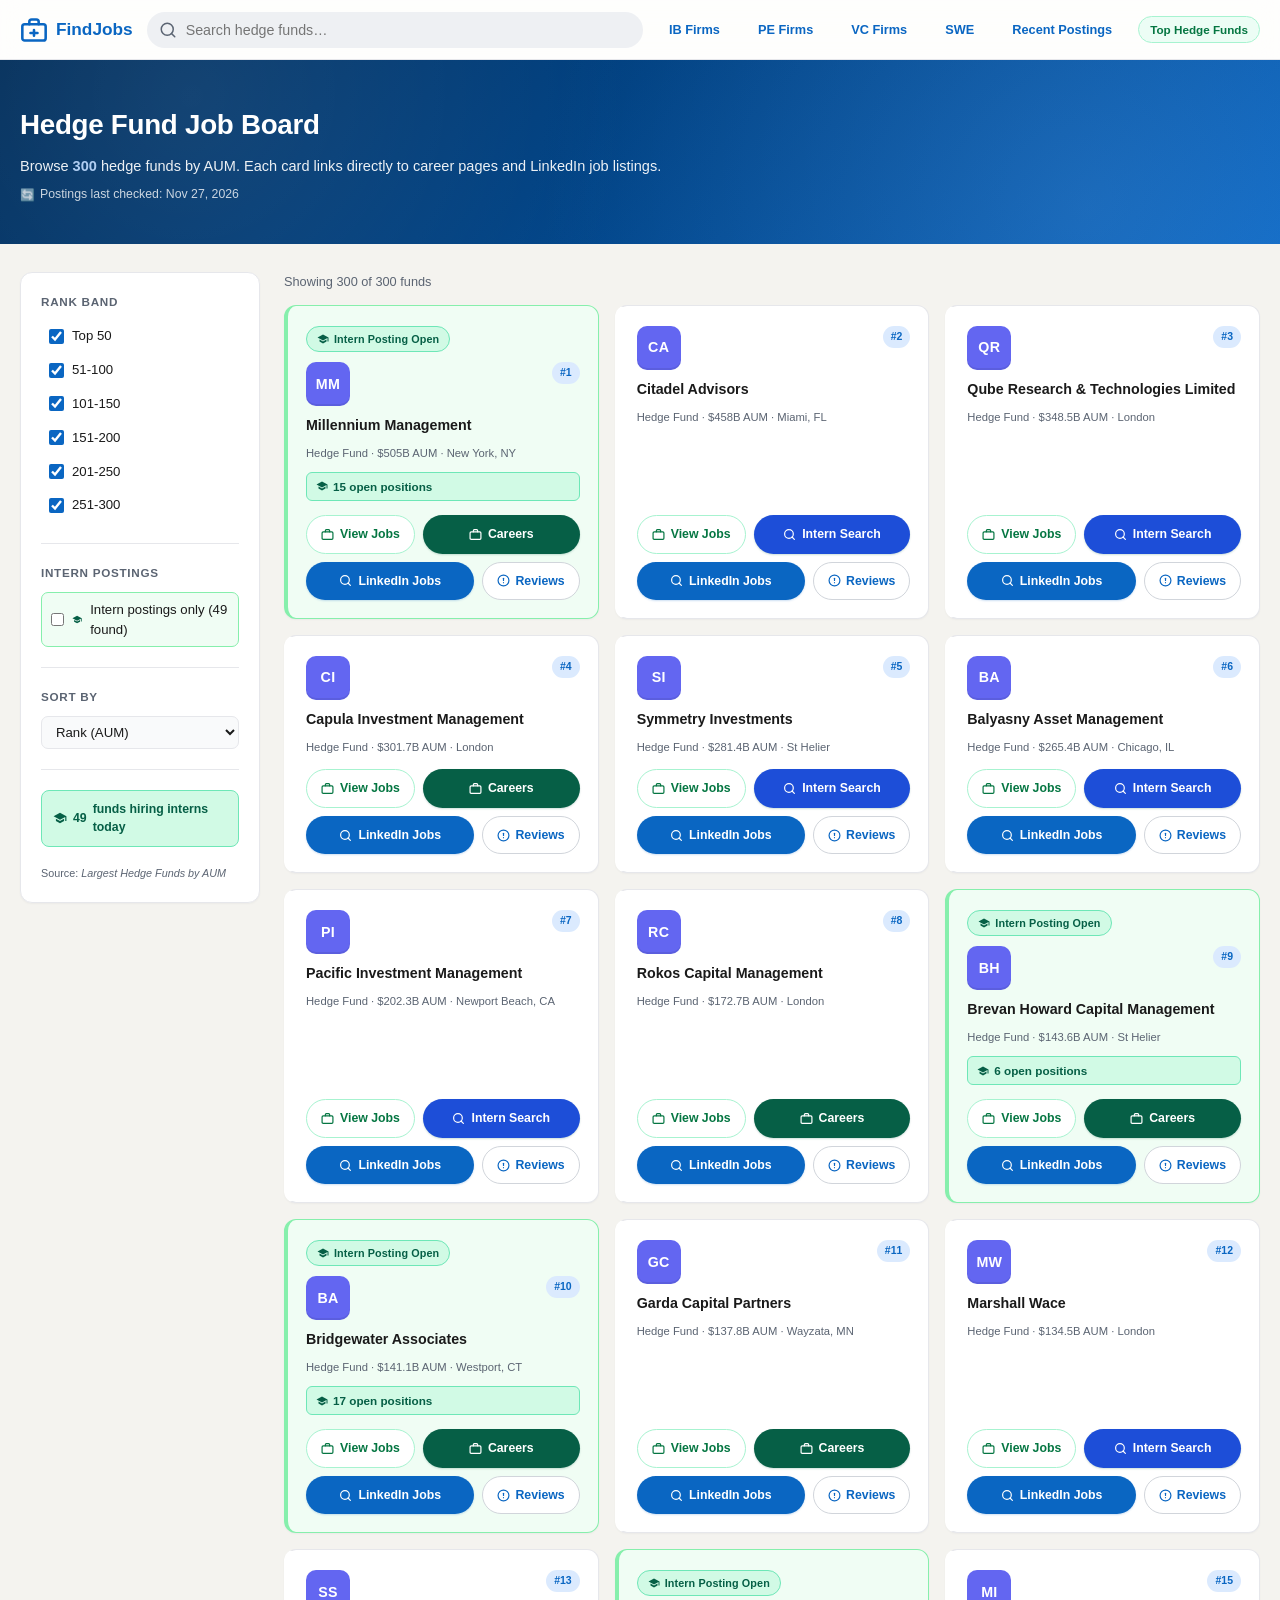
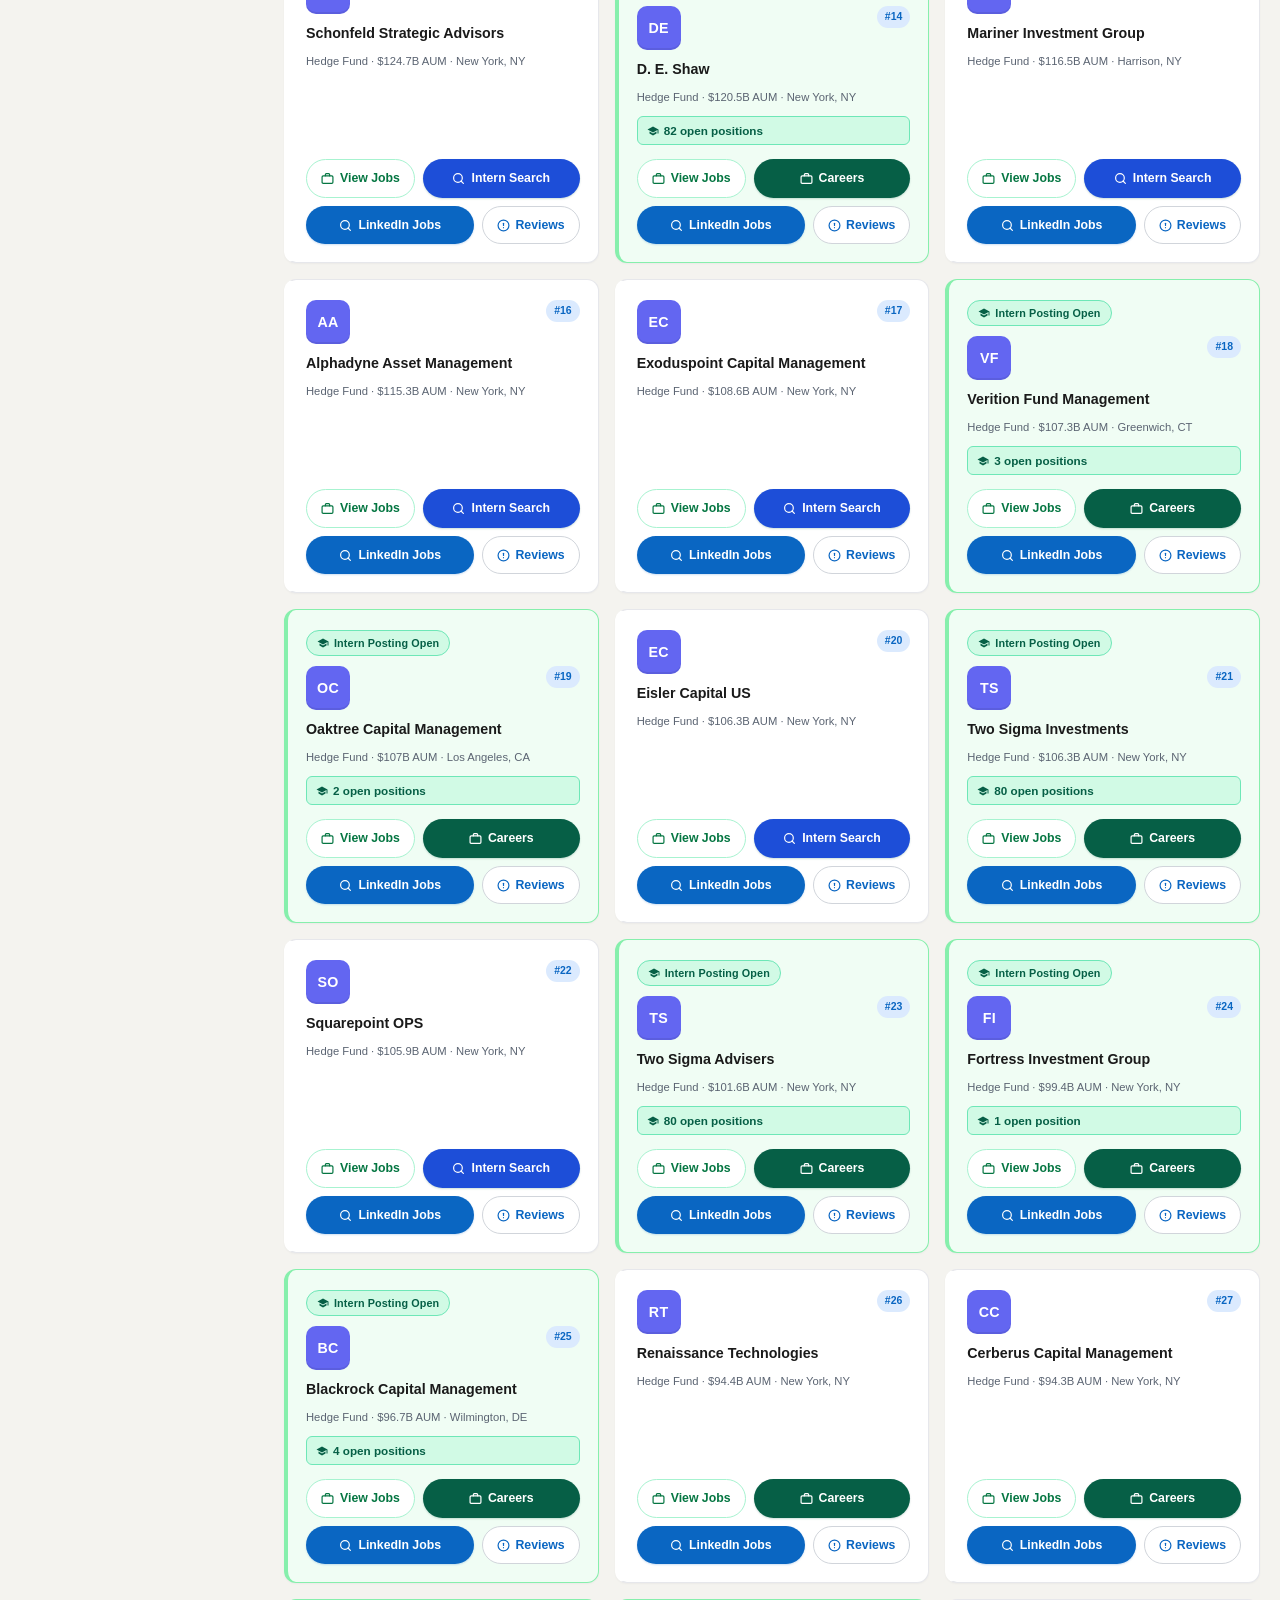
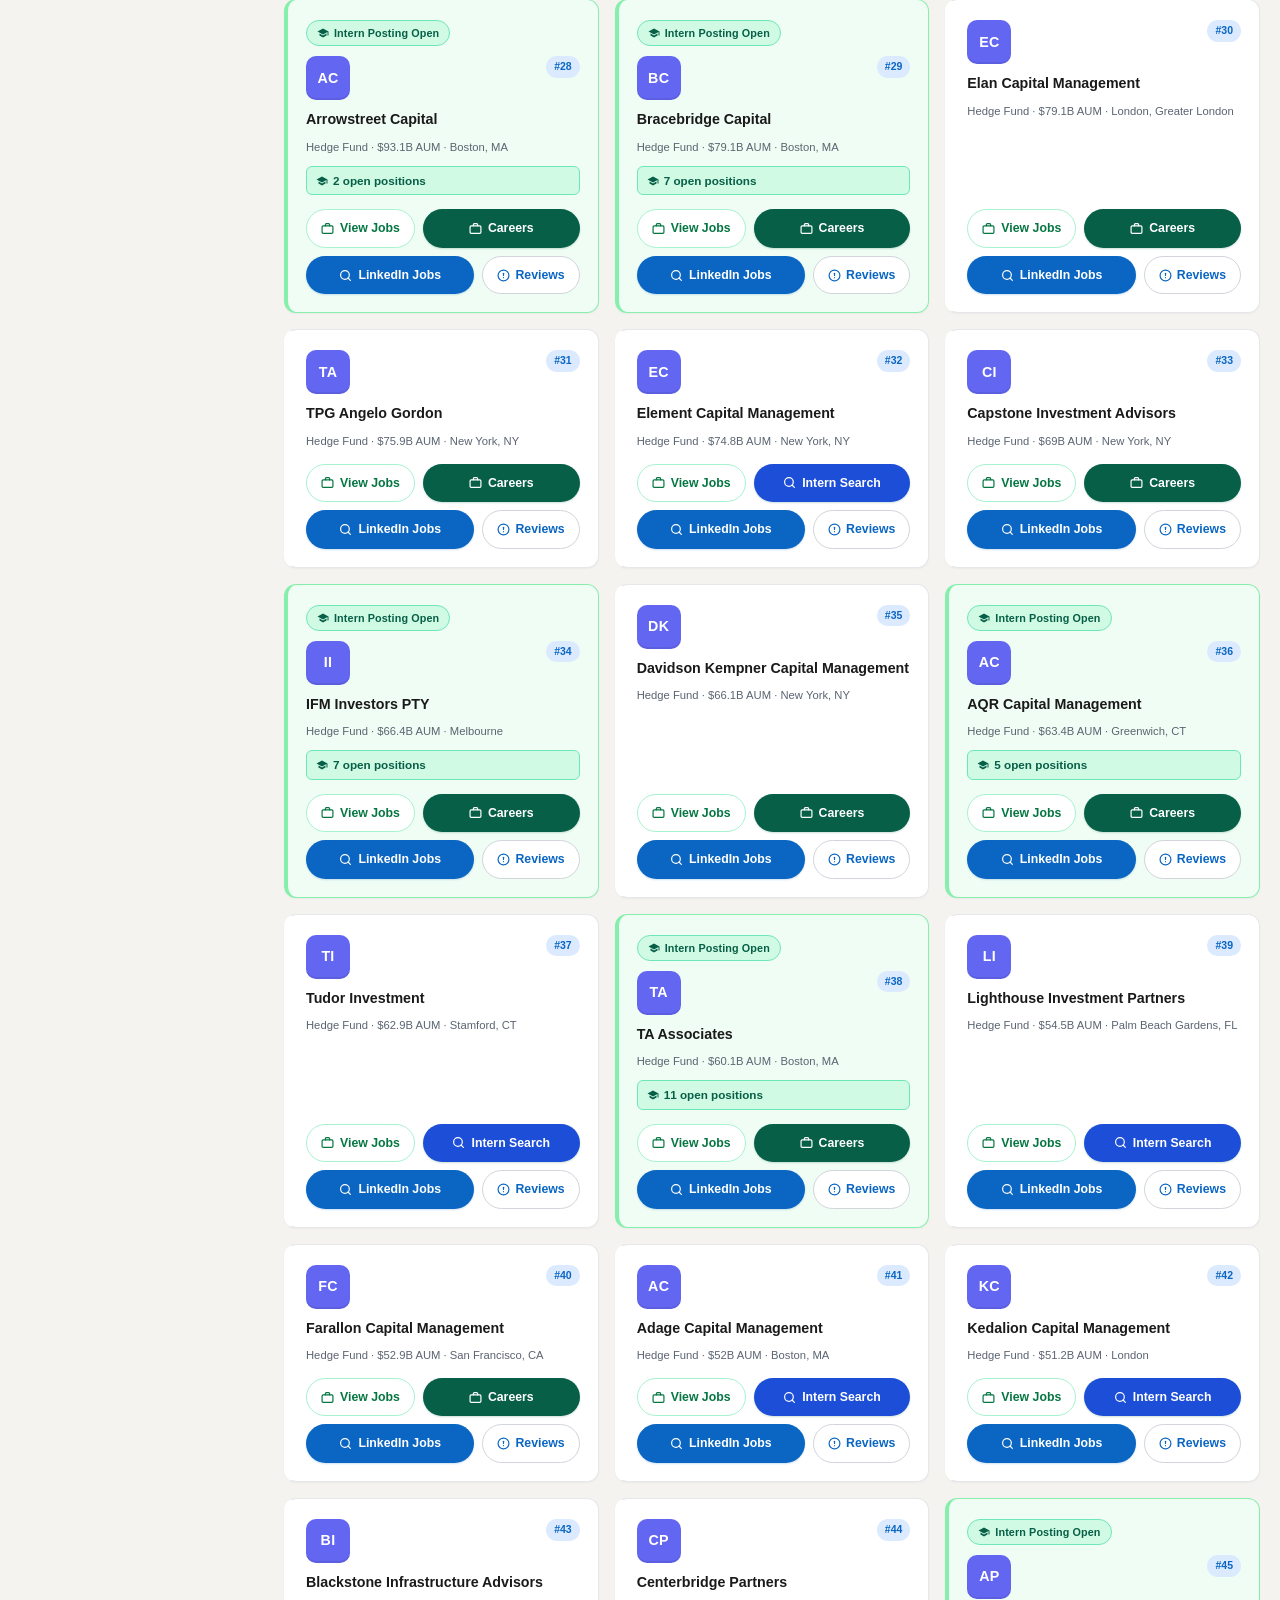
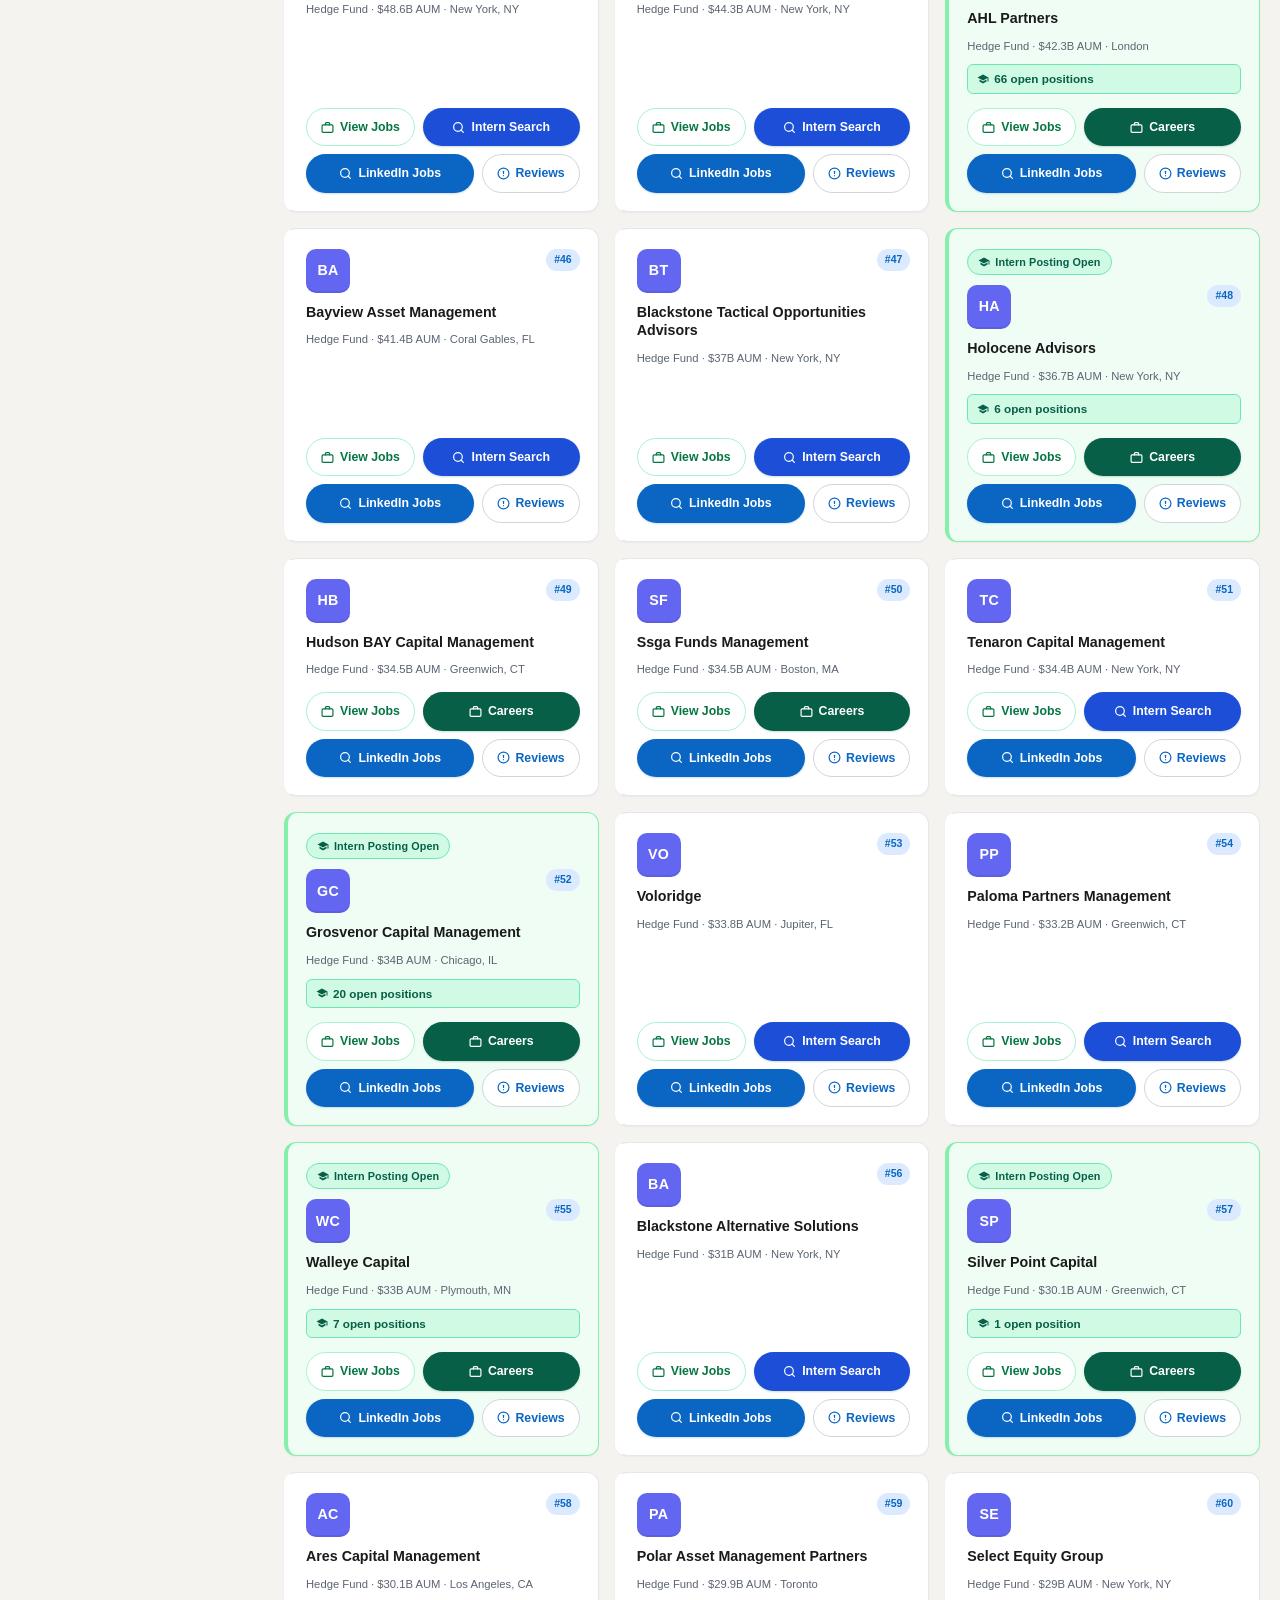
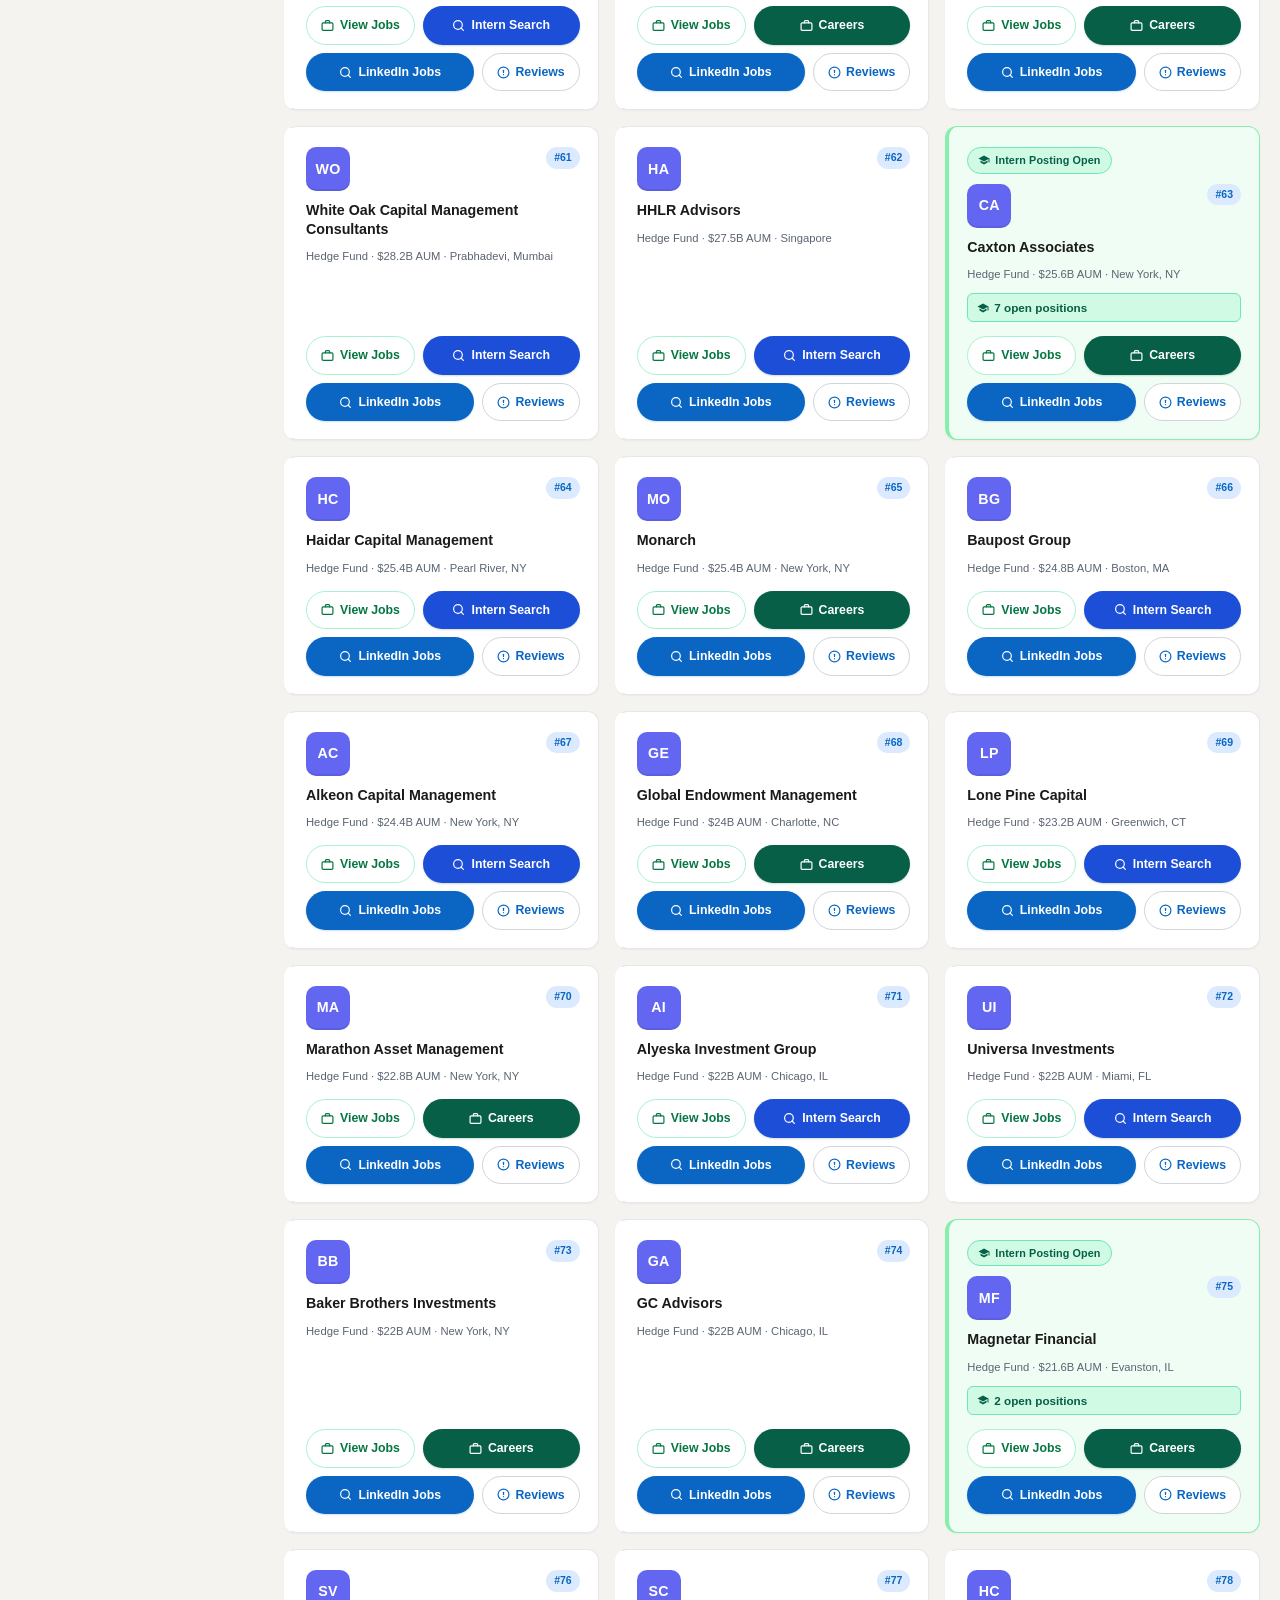
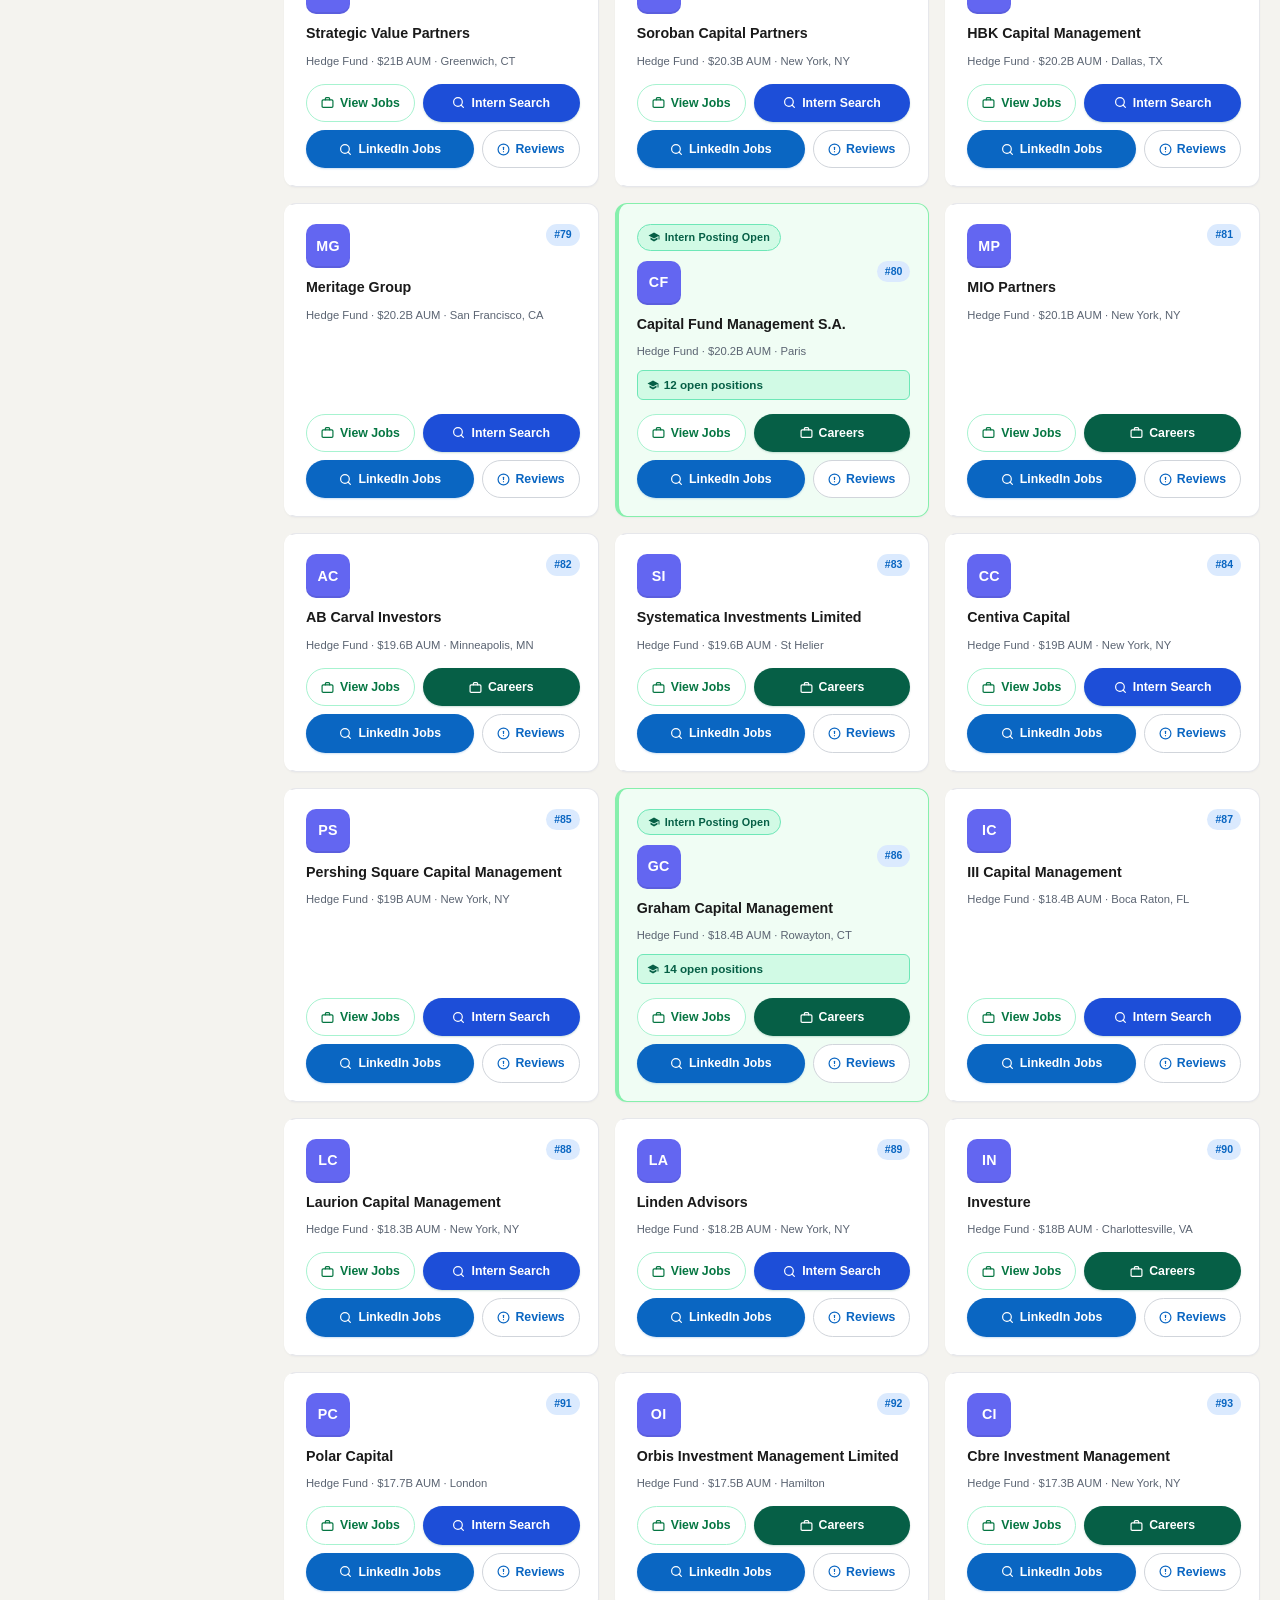
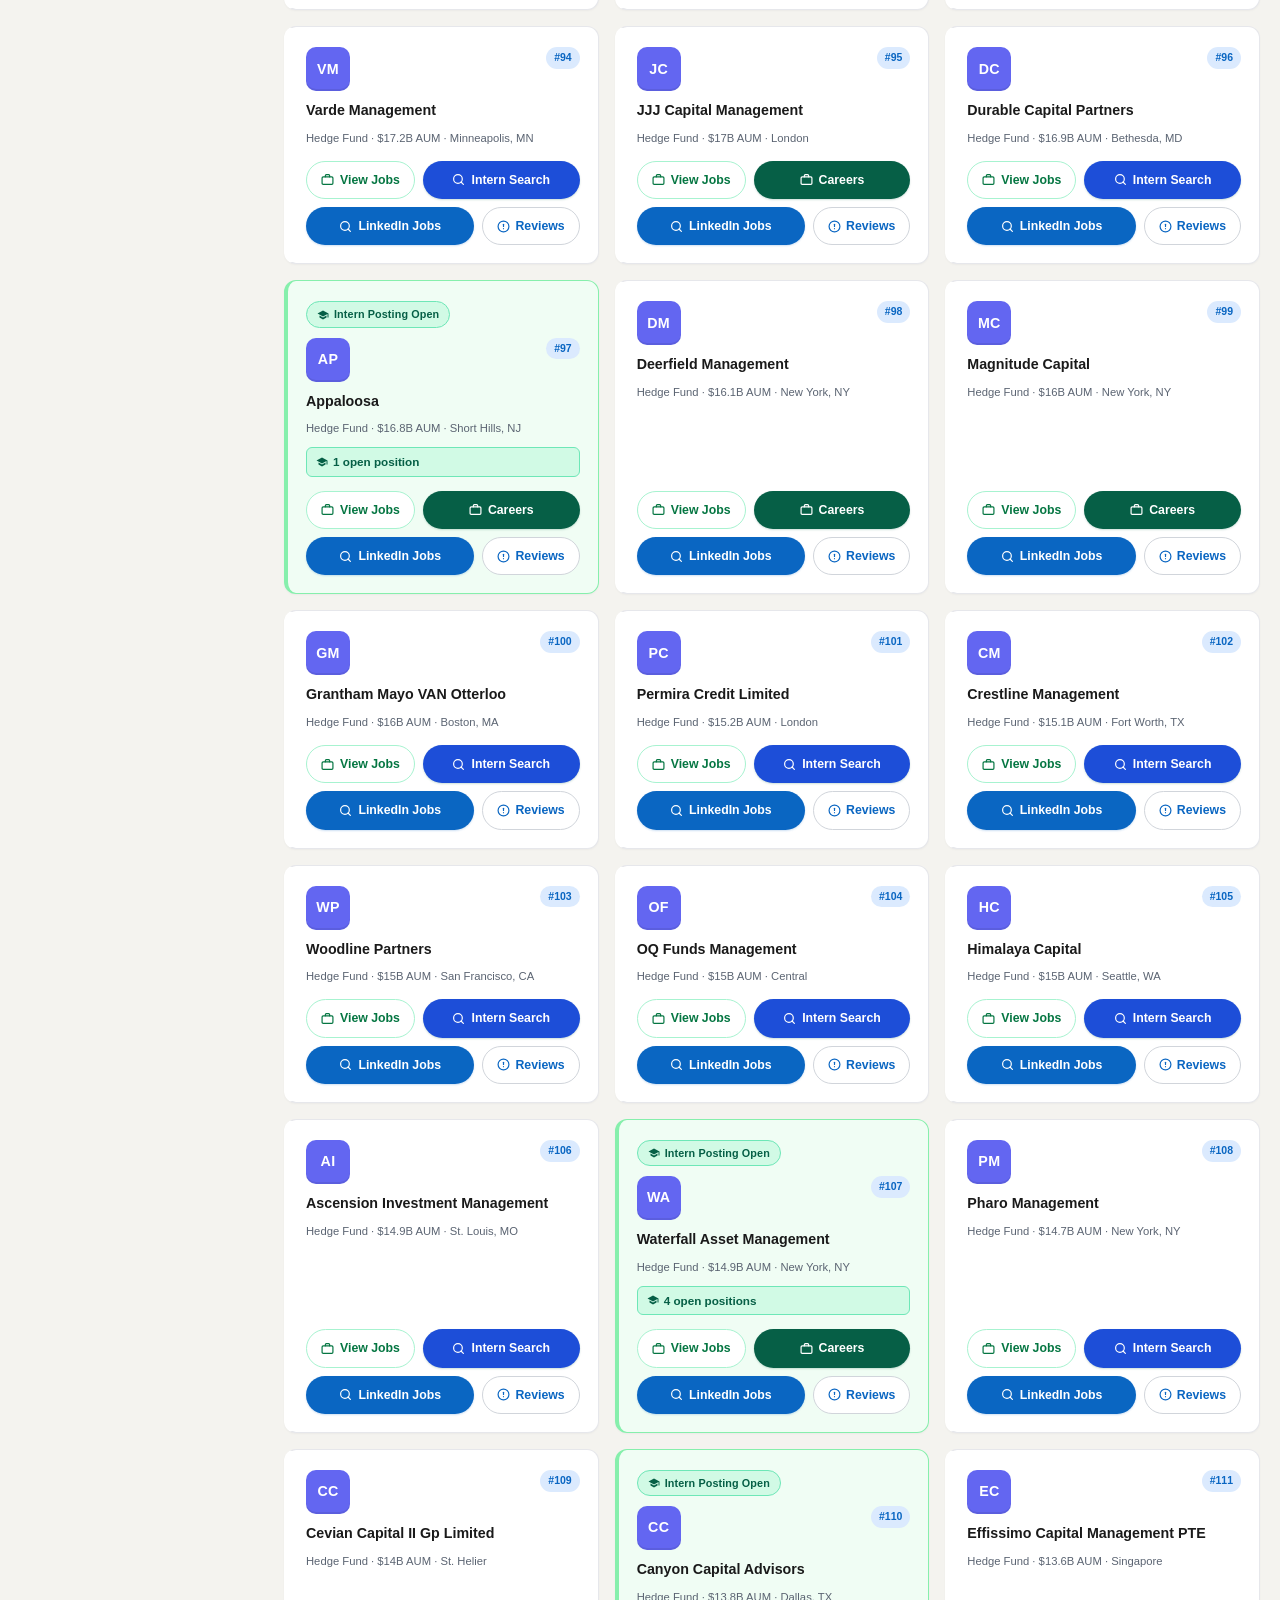
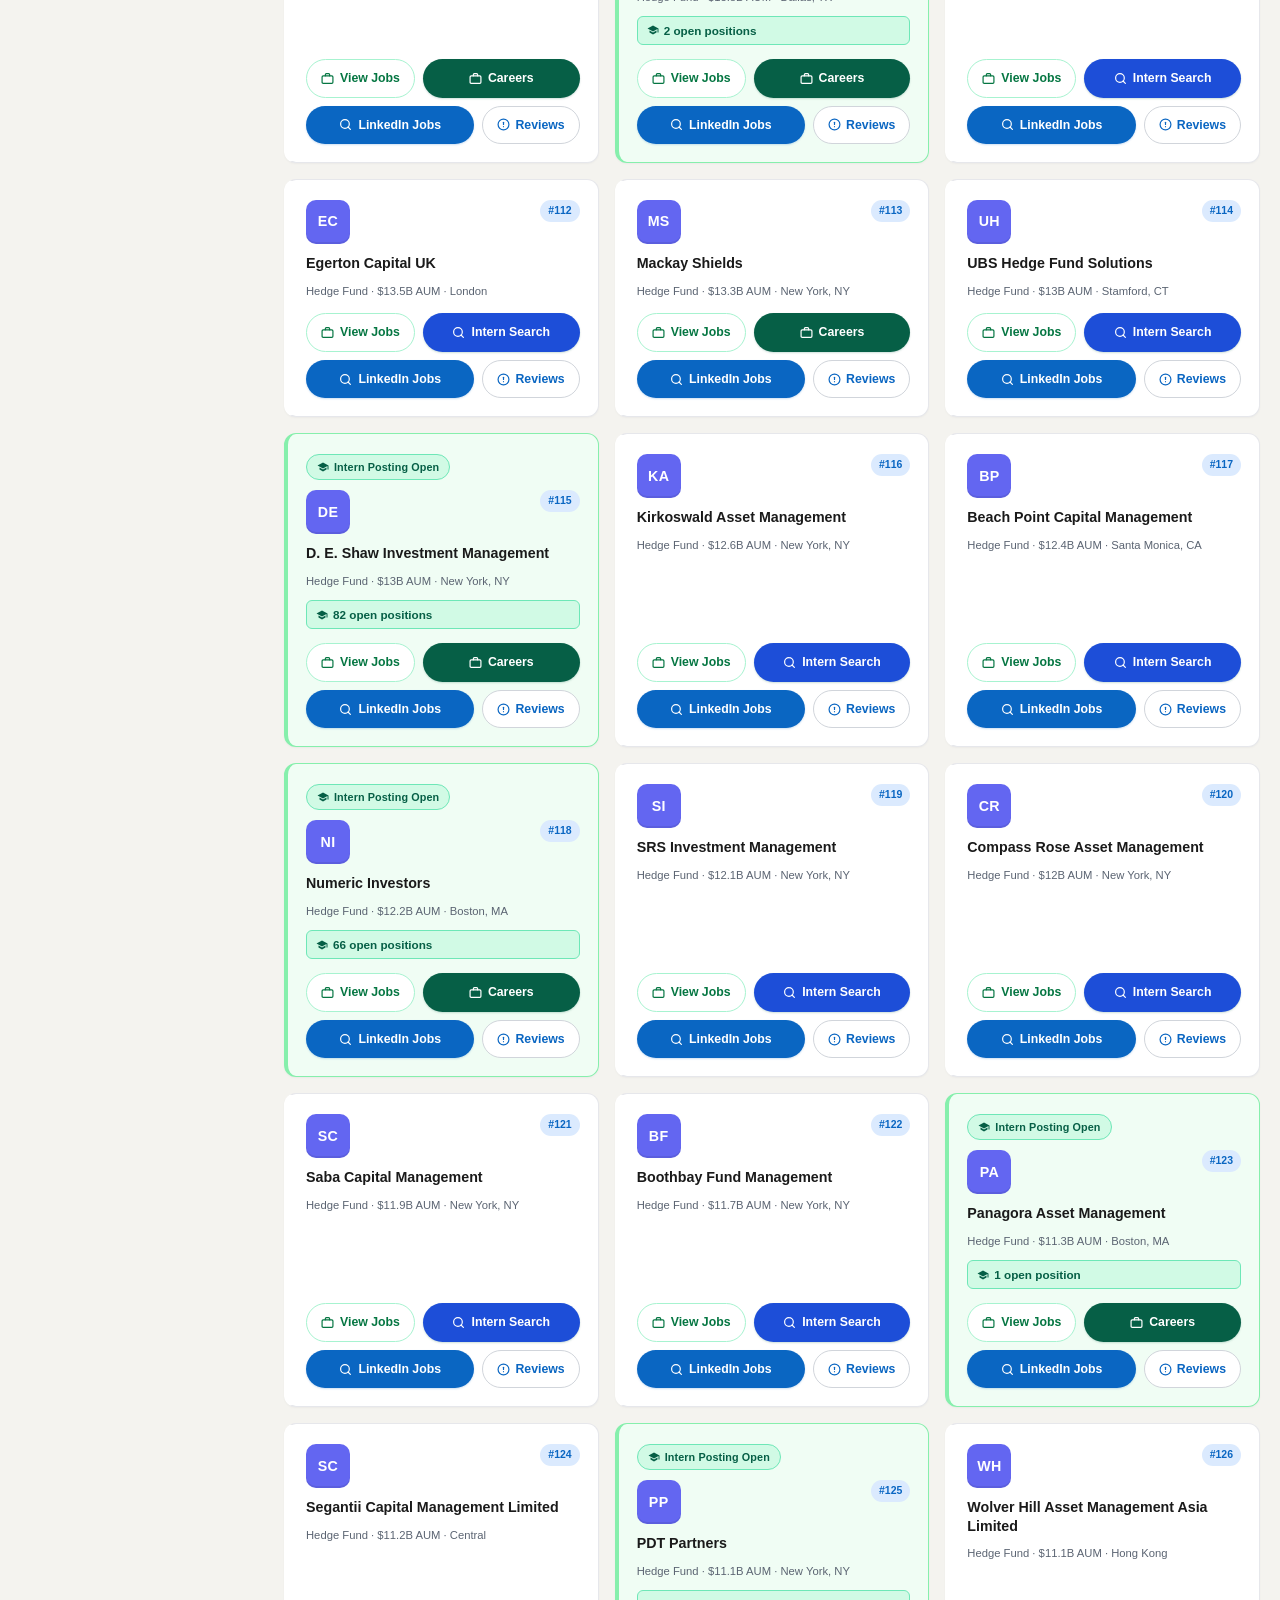
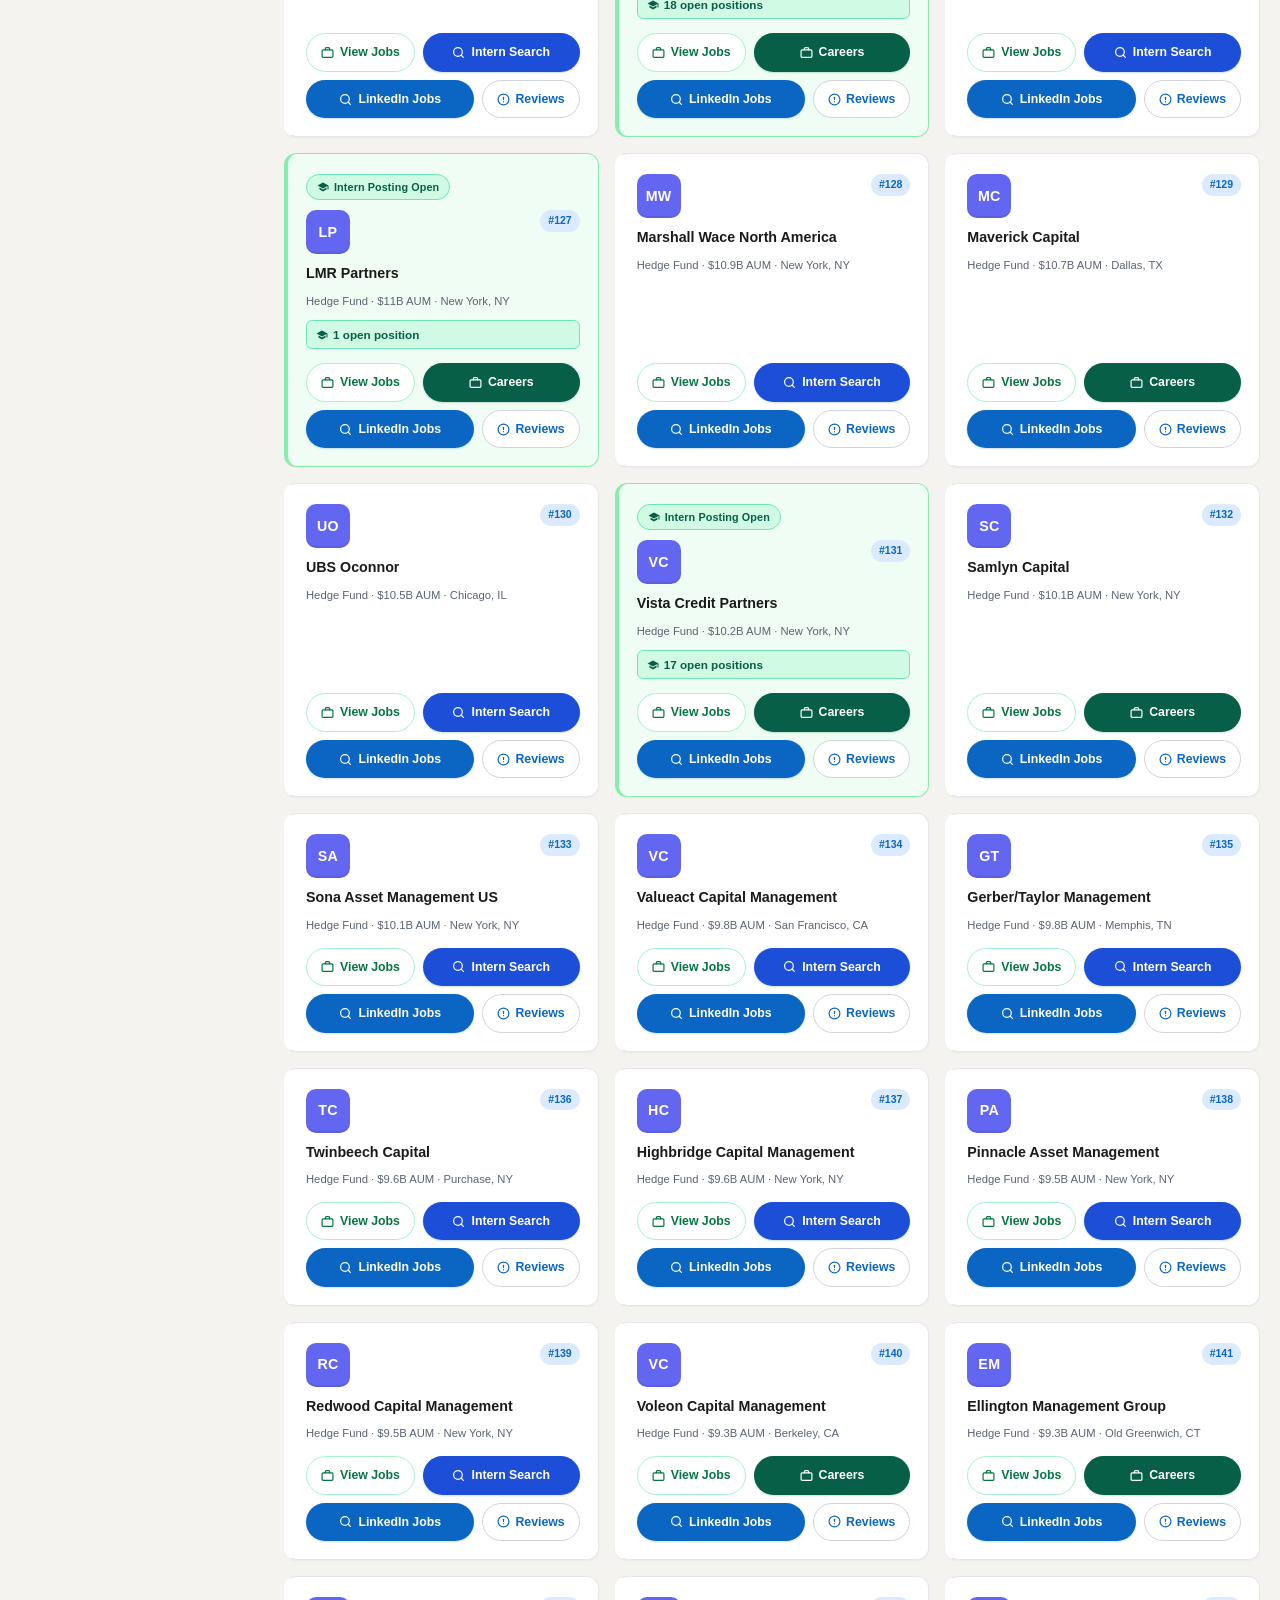
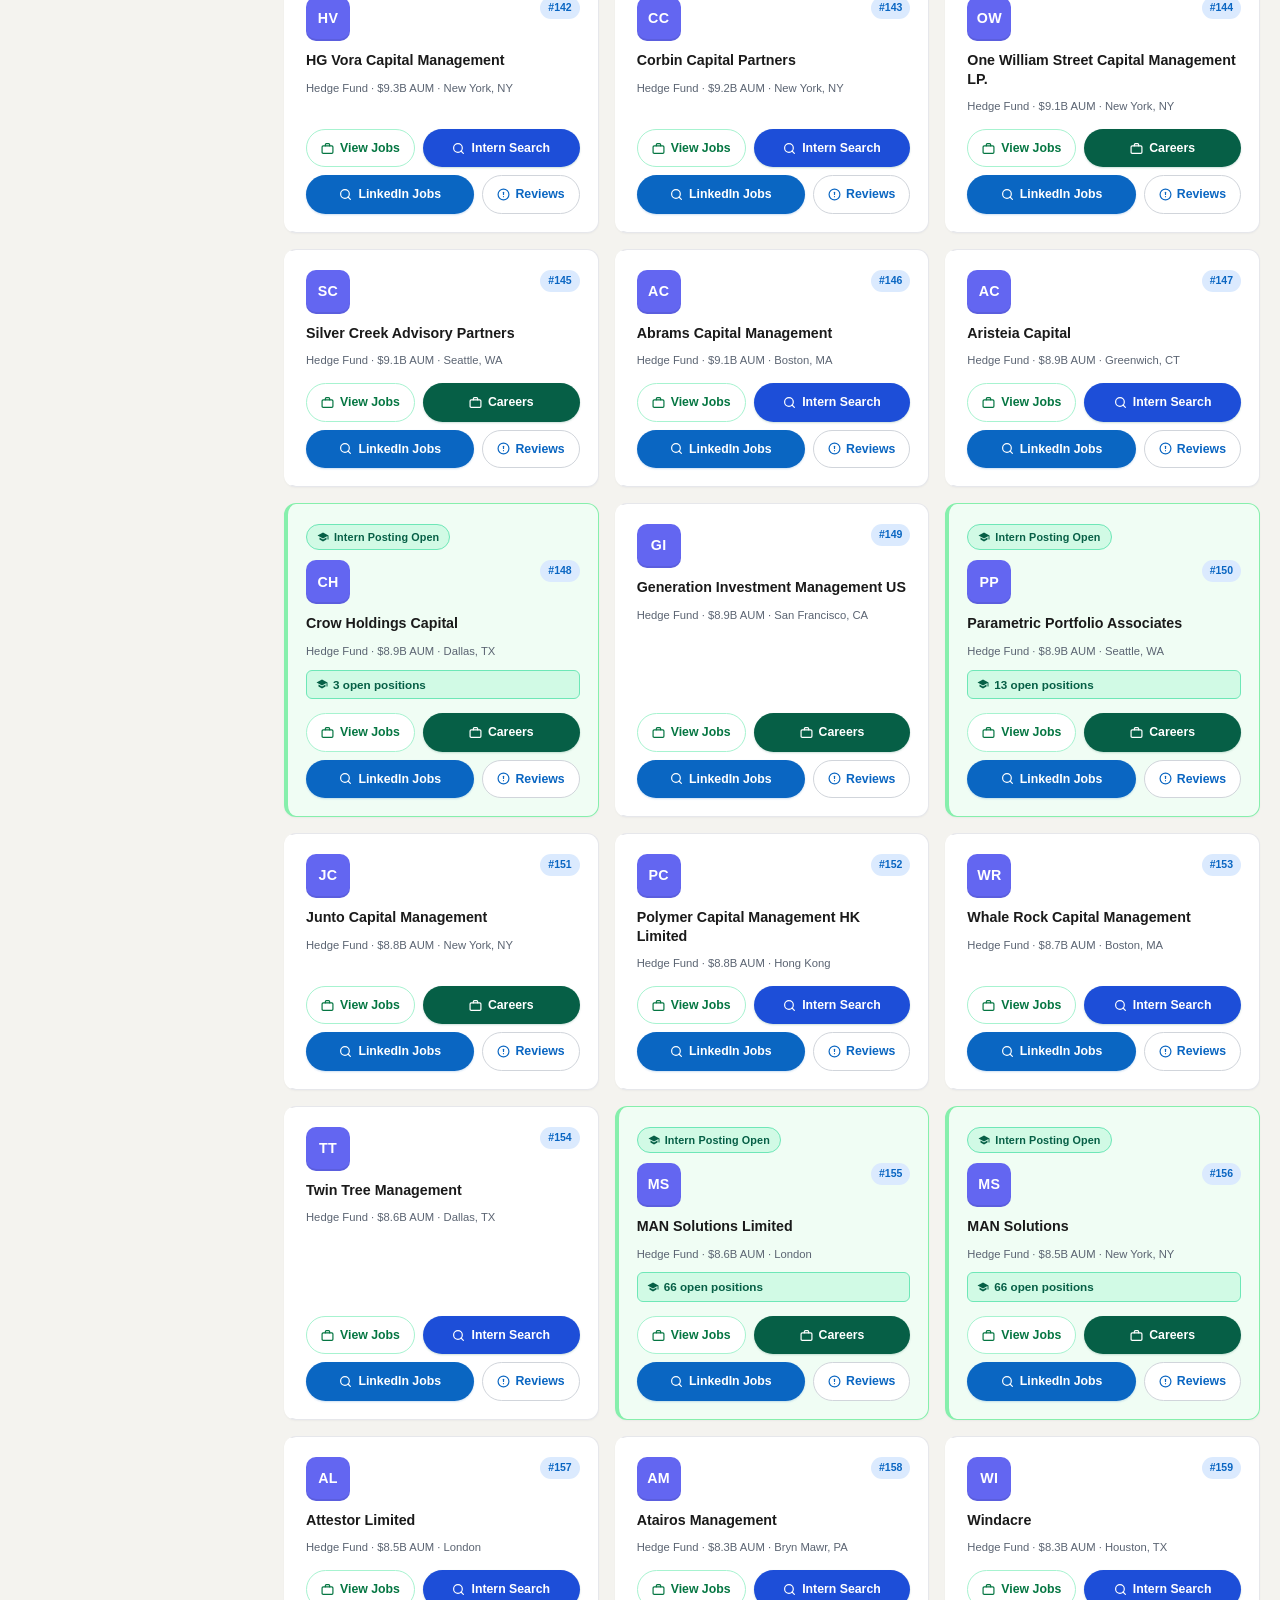
<file: hedge.html>
<!DOCTYPE html>
<html lang="en">
<head>
  <meta charset="UTF-8" />
  <meta name="viewport" content="width=device-width, initial-scale=1.0" />
  <title>FindJobs — Hedge Funds</title>
  <link rel="stylesheet" href="style.css" />
</head>
<body>
 
  <!-- NAV -->
  <header class="nav">
    <div class="nav__inner">
      <a class="nav__logo" href="index.html">
        <svg width="28" height="28" viewBox="0 0 24 24" fill="none" stroke="currentColor" stroke-width="2.2" stroke-linecap="round" stroke-linejoin="round">
          <rect x="2" y="7" width="20" height="14" rx="2"/>
          <path d="M16 7V5a2 2 0 0 0-2-2h-4a2 2 0 0 0-2 2v2"/>
          <line x1="12" y1="12" x2="12" y2="17"/>
          <line x1="9" y1="14.5" x2="15" y2="14.5"/>
        </svg>
        <span>FindJobs</span>
      </a>
 
      <div class="nav__search">
        <svg class="nav__search-icon" width="18" height="18" viewBox="0 0 24 24" fill="none" stroke="currentColor" stroke-width="2" stroke-linecap="round" stroke-linejoin="round">
          <circle cx="11" cy="11" r="8"/><line x1="21" y1="21" x2="16.65" y2="16.65"/>
        </svg>
        <input id="searchInput" type="text" placeholder="Search hedge funds…" autocomplete="off" />
        <button id="clearSearch" class="nav__search-clear" aria-label="Clear search" hidden>✕</button>
      </div>
 
      <a class="nav__link" href="index.html">IB Firms</a>
      <a class="nav__link" href="pe.html">PE Firms</a>
      <a class="nav__link" href="vc.html">VC Firms</a>
      <a class="nav__link" href="swe.html">SWE</a>
      <a class="nav__link" href="recent.html">Recent Postings</a>
 
      <div class="nav__badge"><span class="verified-badge">Top Hedge Funds</span></div>
    </div>
  </header>
 
  <!-- HERO -->
  <div class="hero">
    <div class="hero__inner">
      <h1 class="hero__title">Hedge Fund Job Board</h1>
      <p class="hero__sub">Browse <strong id="totalCount">—</strong> hedge funds by AUM. Each card links directly to career pages and LinkedIn job listings.</p>
      <p id="lastChecked" class="hero__last-checked" hidden></p>
    </div>
  </div>
 
  <main class="layout">
    <aside class="sidebar">
      <div class="sidebar__section">
        <h3 class="sidebar__label">Rank Band</h3>
        <label class="filter-check"><input type="checkbox" name="band" value="Top 50" checked /> Top 50</label>
        <label class="filter-check"><input type="checkbox" name="band" value="51-100" checked /> 51-100</label>
        <label class="filter-check"><input type="checkbox" name="band" value="101-150" checked /> 101-150</label>
        <label class="filter-check"><input type="checkbox" name="band" value="151-200" checked /> 151-200</label>
        <label class="filter-check"><input type="checkbox" name="band" value="201-250" checked /> 201-250</label>
        <label class="filter-check"><input type="checkbox" name="band" value="251-300" checked /> 251-300</label>
      </div>
 
      <!-- Intern posting filter -->
      <div class="sidebar__section">
        <h3 class="sidebar__label">Intern Postings</h3>
        <label class="filter-check filter-check--intern">
          <input type="checkbox" id="internOnlyToggle" />
          <svg width="13" height="13" viewBox="0 0 24 24" fill="currentColor" aria-hidden="true" class="intern-icon">
            <path d="M12 3L1 9l11 6 9-4.91V17h2V9L12 3zM5 13.18v4L12 21l7-3.82v-4L12 17l-7-3.82z"/>
          </svg>
          <span id="internToggleLabel">Intern postings only</span>
        </label>
      </div>
 
      <div class="sidebar__section">
        <h3 class="sidebar__label">Sort by</h3>
        <select id="sortSelect" class="sidebar__select">
          <option value="rank">Rank (AUM)</option>
          <option value="intern">Intern postings first</option>
          <option value="alpha">Alphabetical</option>
        </select>
      </div>
 
      <div class="sidebar__intern-stat" id="internStatBox">
        <svg width="14" height="14" viewBox="0 0 24 24" fill="currentColor" aria-hidden="true">
          <path d="M12 3L1 9l11 6 9-4.91V17h2V9L12 3zM5 13.18v4L12 21l7-3.82v-4L12 17l-7-3.82z"/>
        </svg>
        <span id="internCount">—</span> funds hiring interns today
      </div>
 
      <p class="sidebar__credit">Source: <em>Largest Hedge Funds by AUM</em></p>
    </aside>
 
    <section class="cards-section">
      <div class="results-bar"><span id="resultsCount"></span></div>
      <div class="cards" id="cardsGrid"></div>
      <div class="empty-state" id="emptyState" hidden><p>No funds match your filters.</p></div>
    </section>
  </main>
 
  <footer class="footer"><p>FindJobs — Hedge Fund Recruiting &bull; Intern postings refreshed daily</p></footer>
  <script src="hedge_script.js"></script>
</body>
</html>
</file>
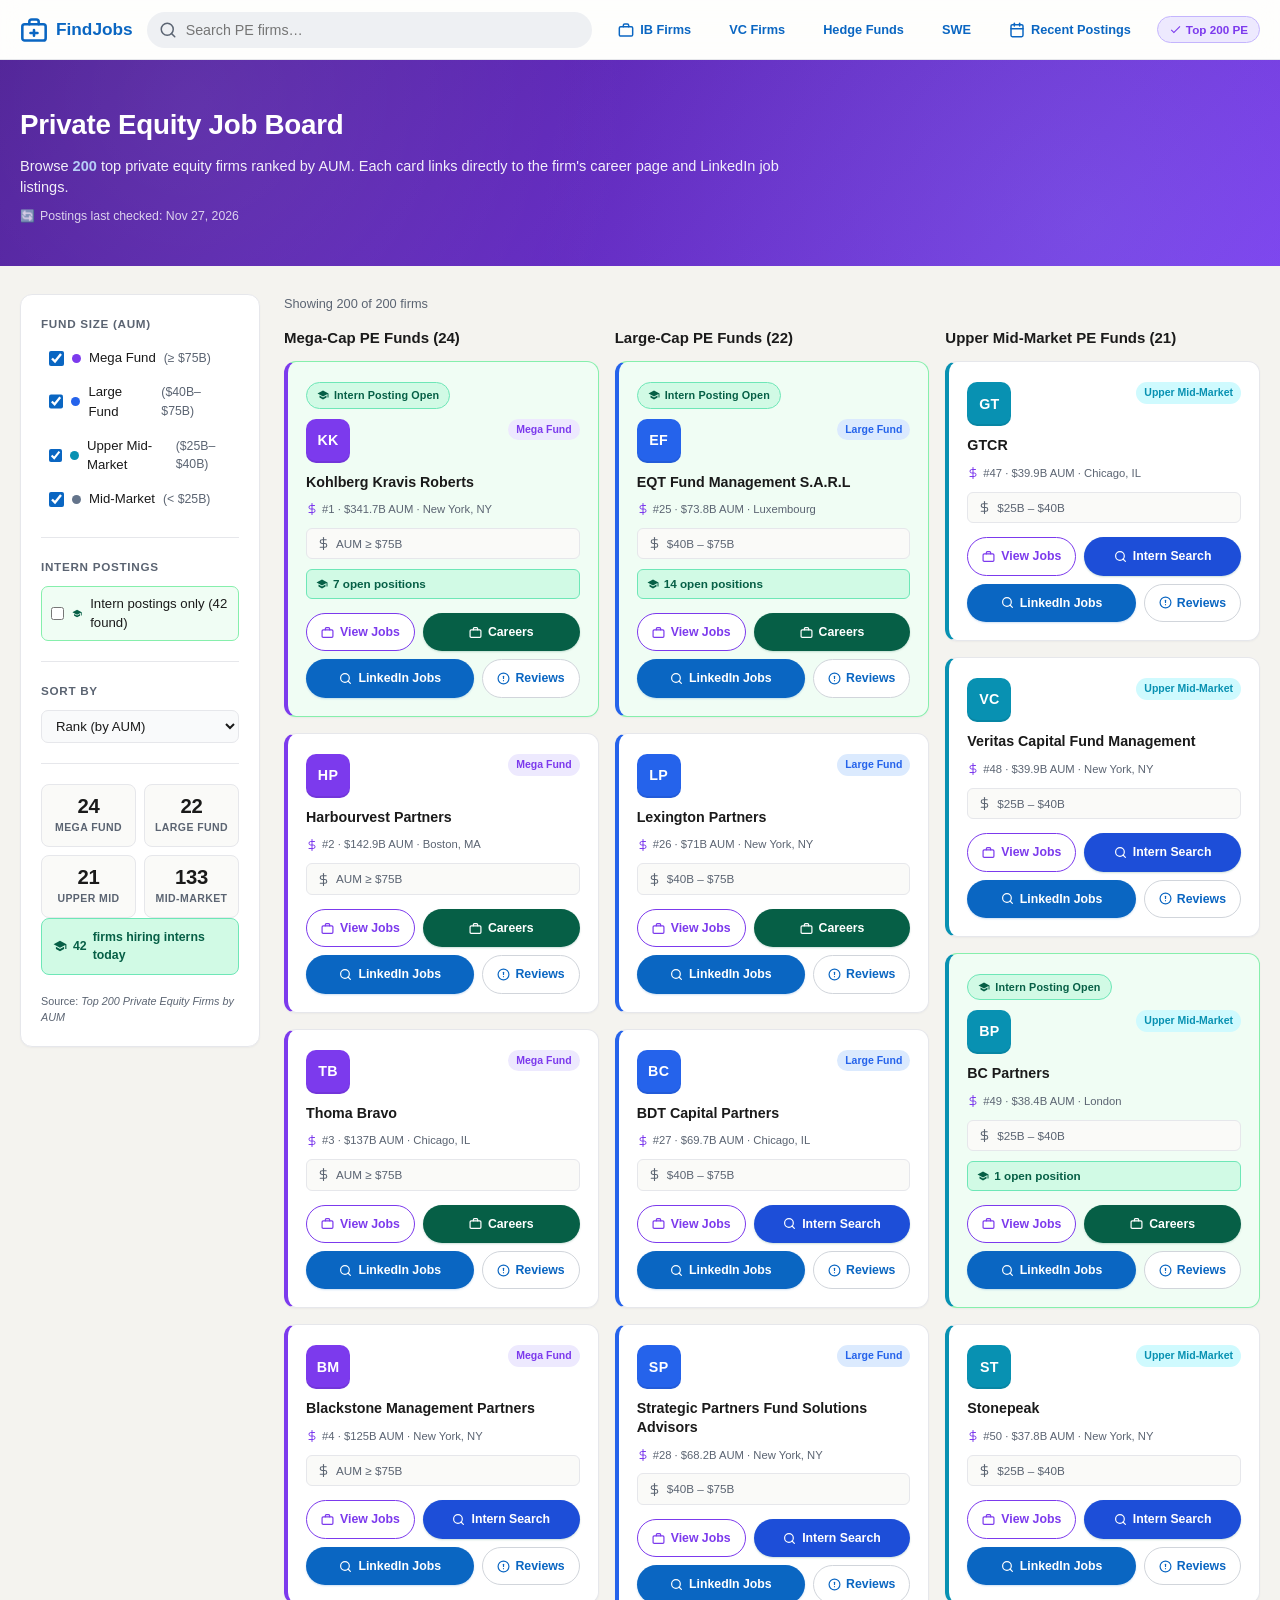
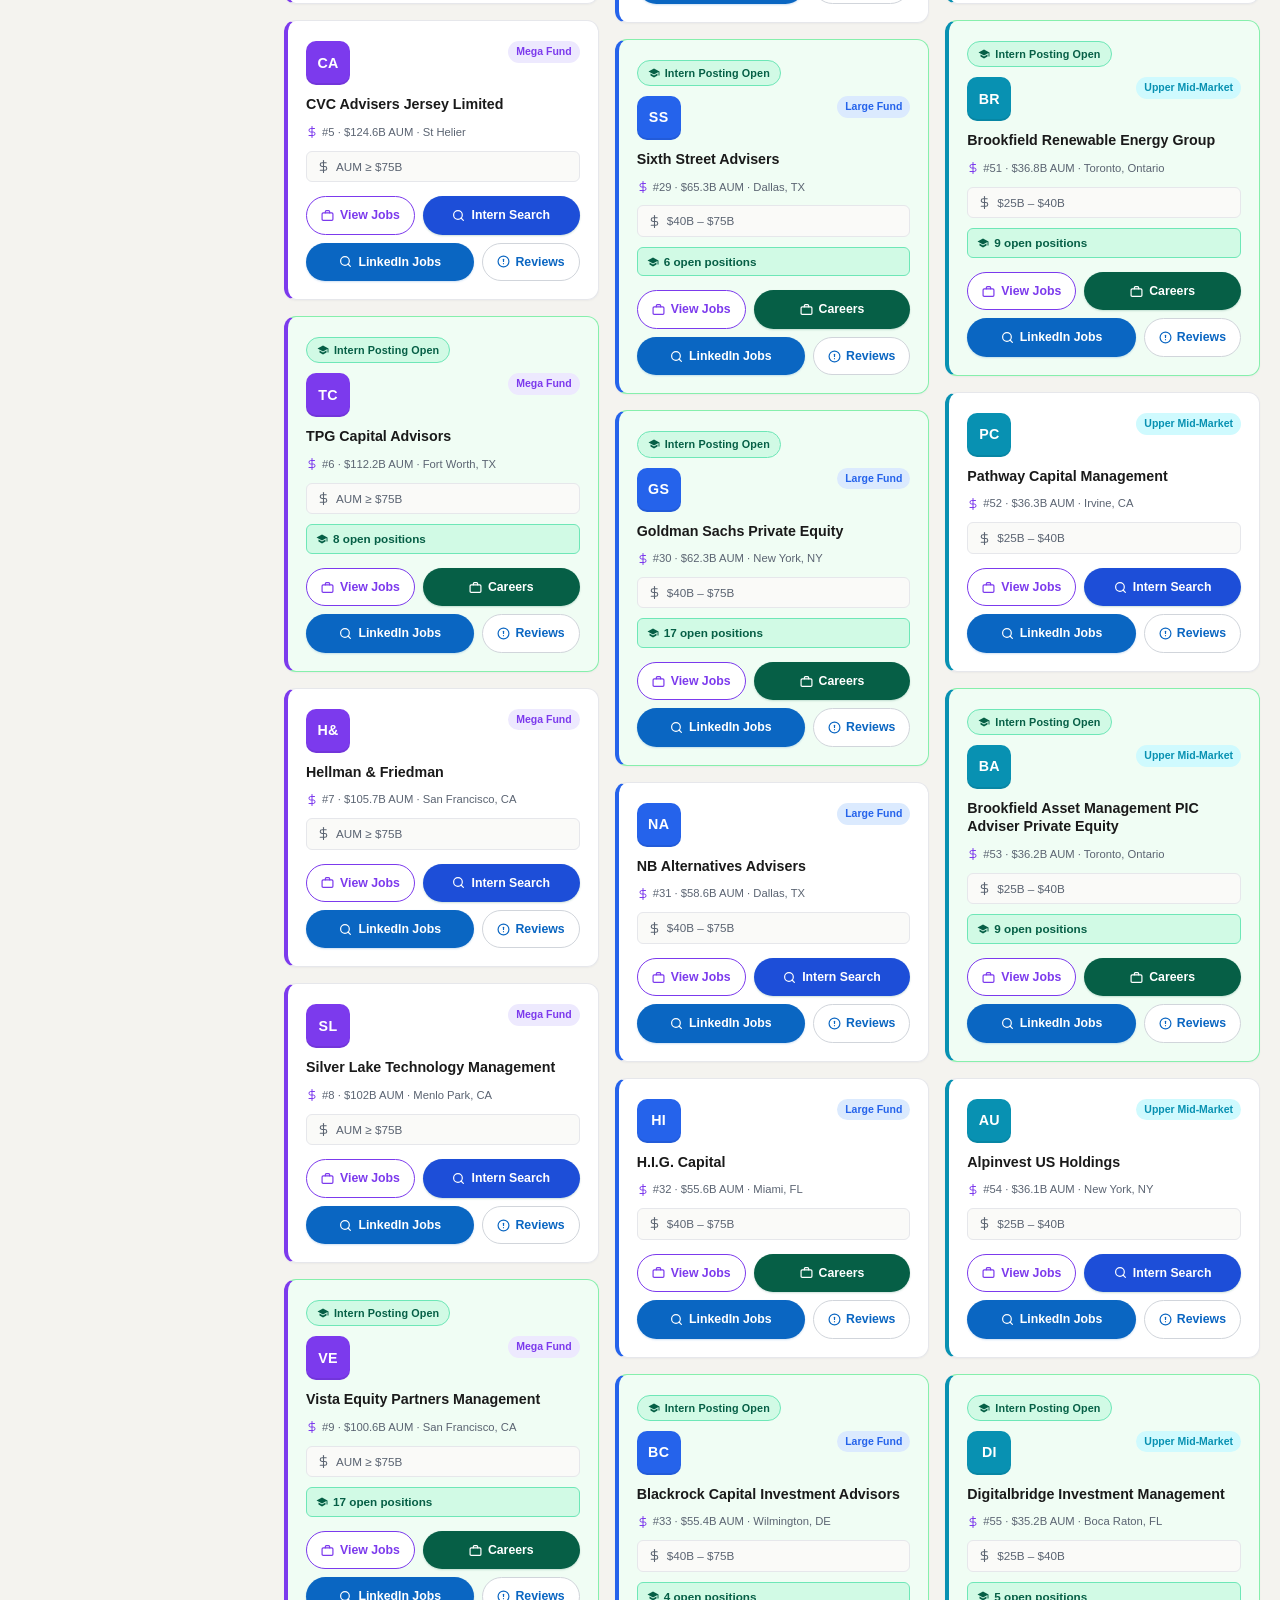
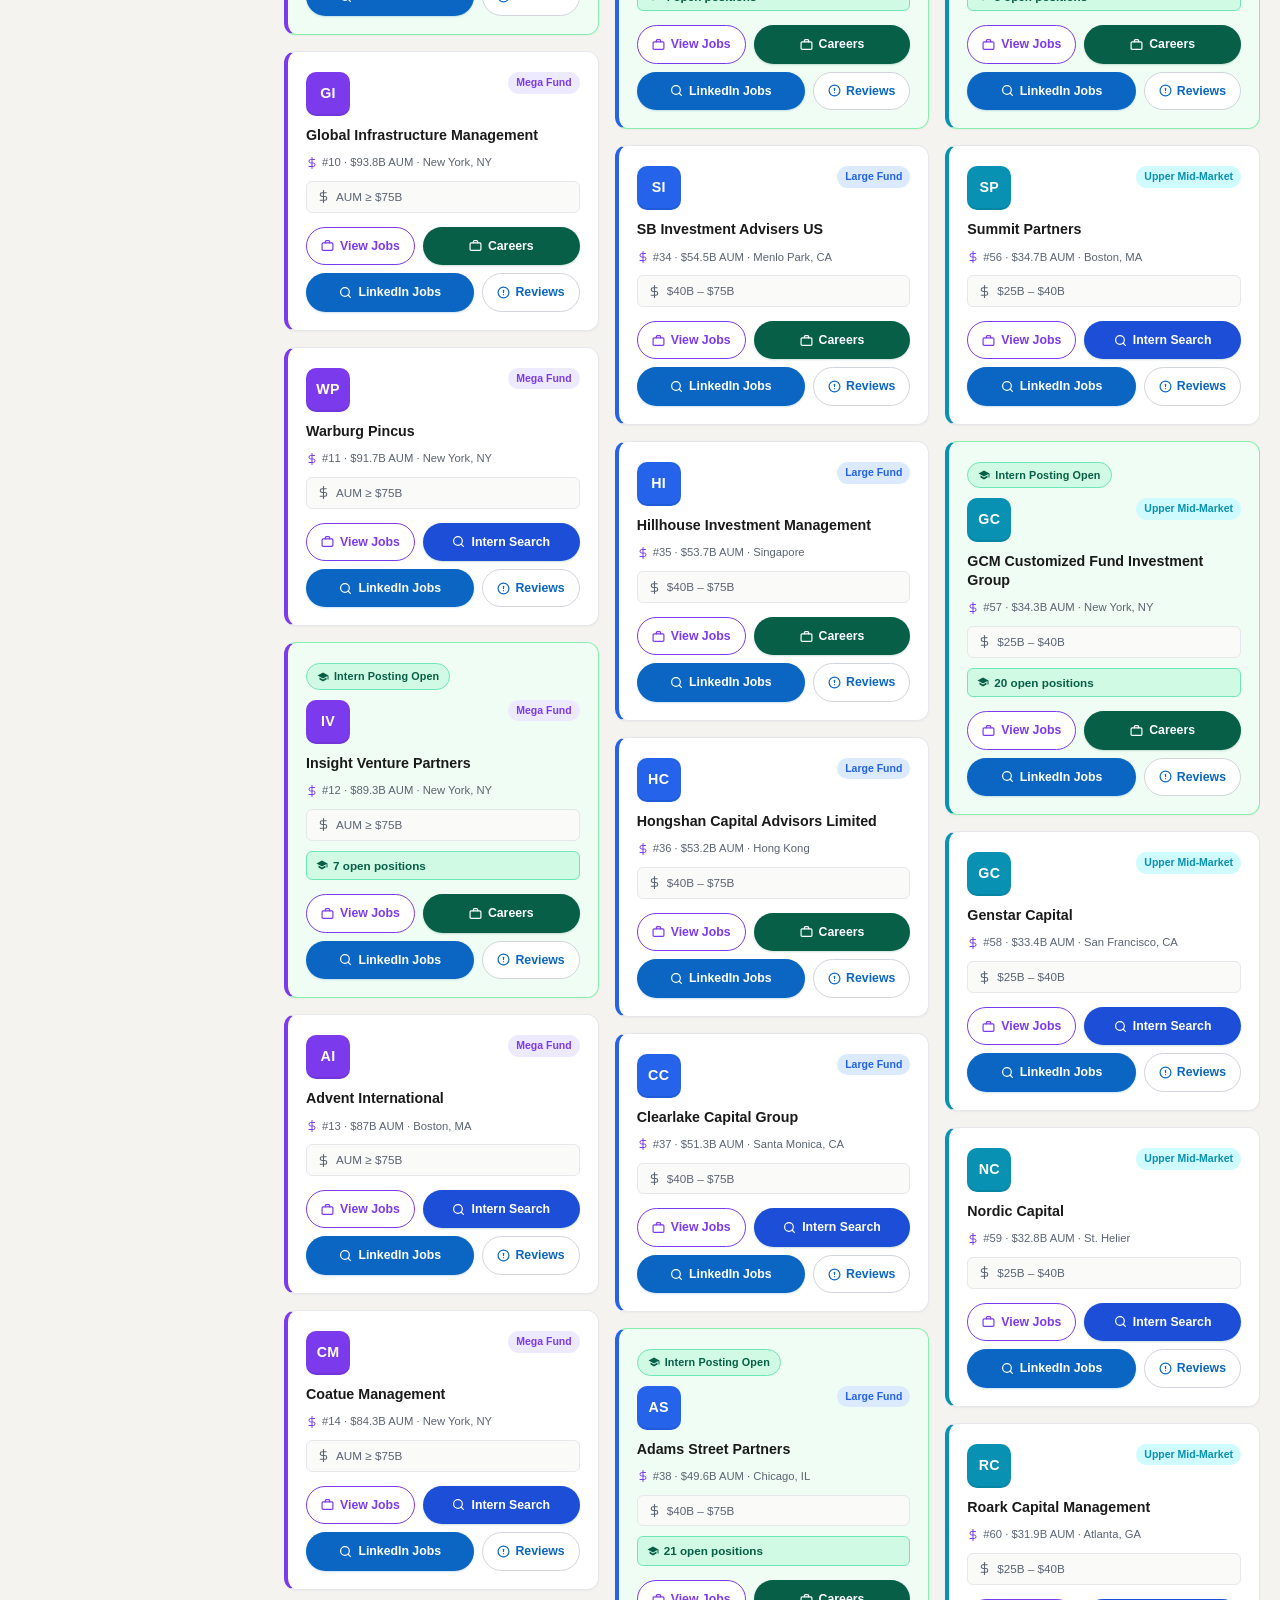
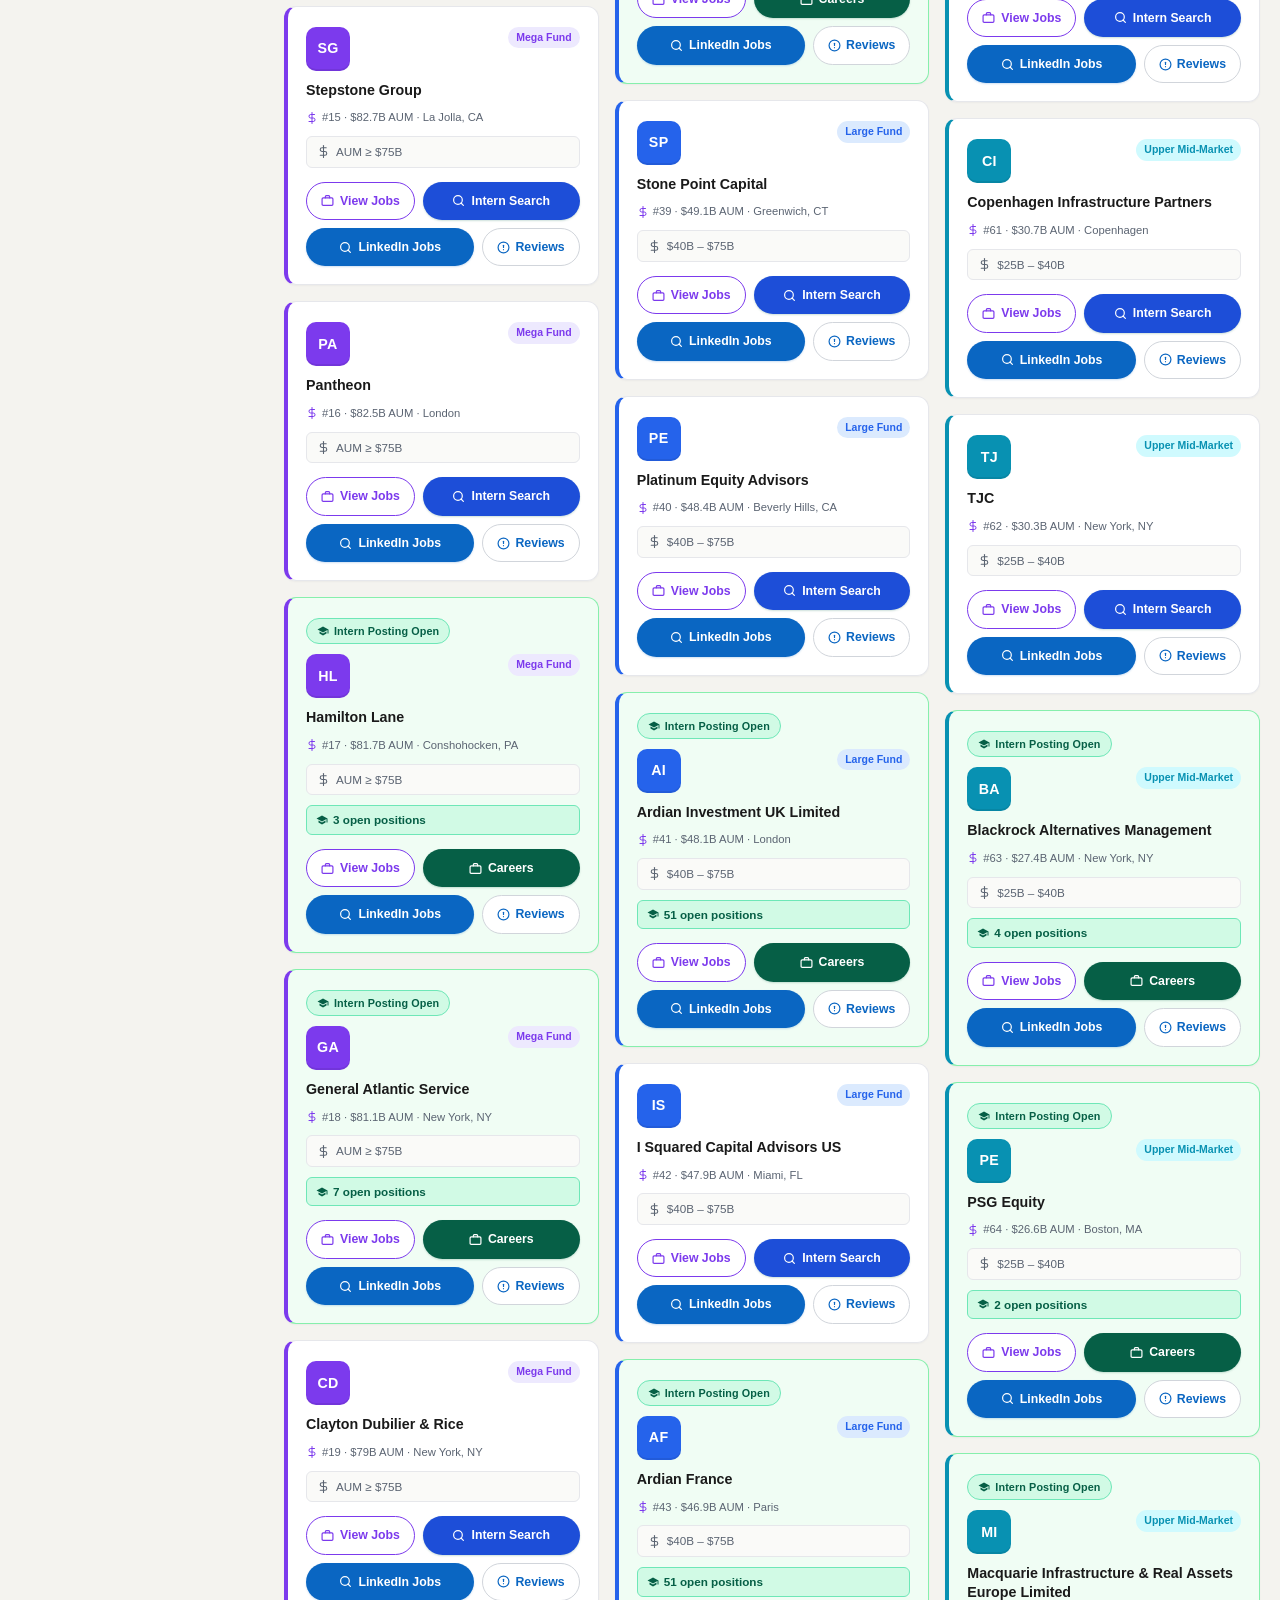
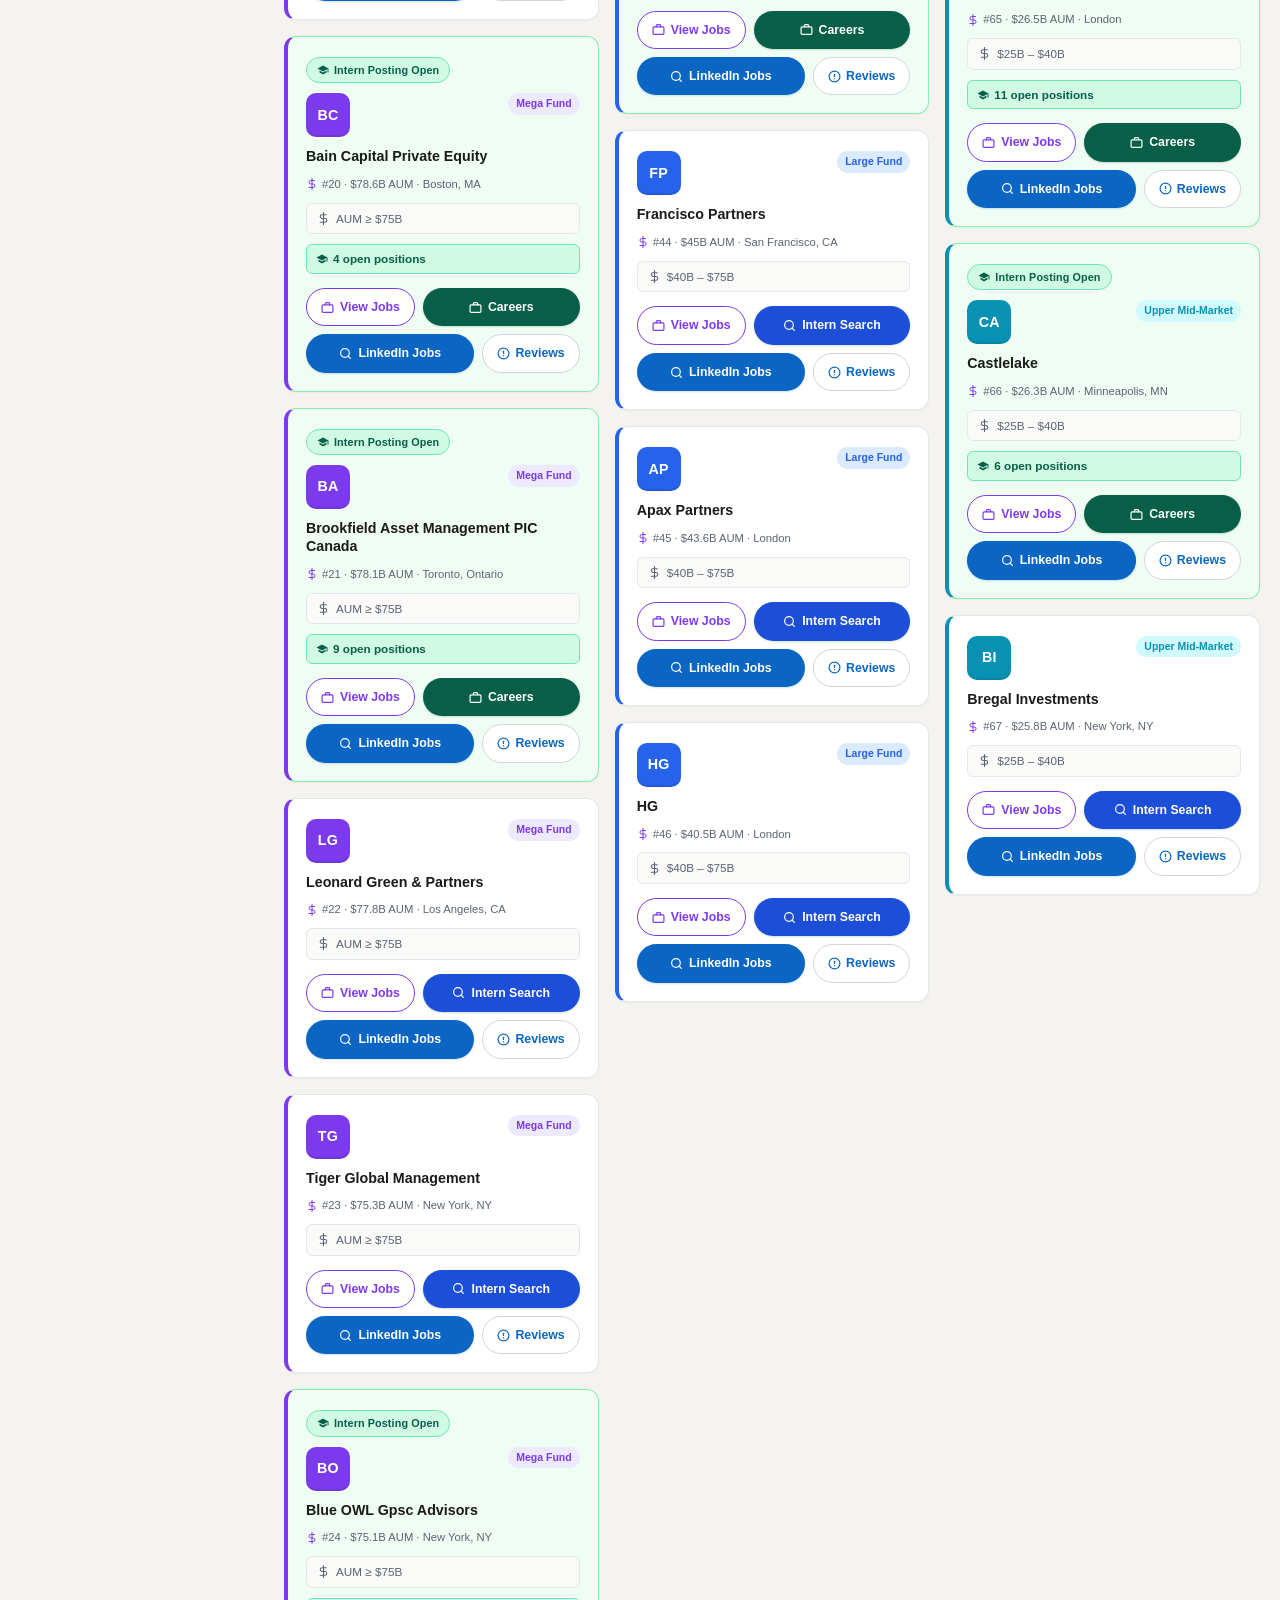
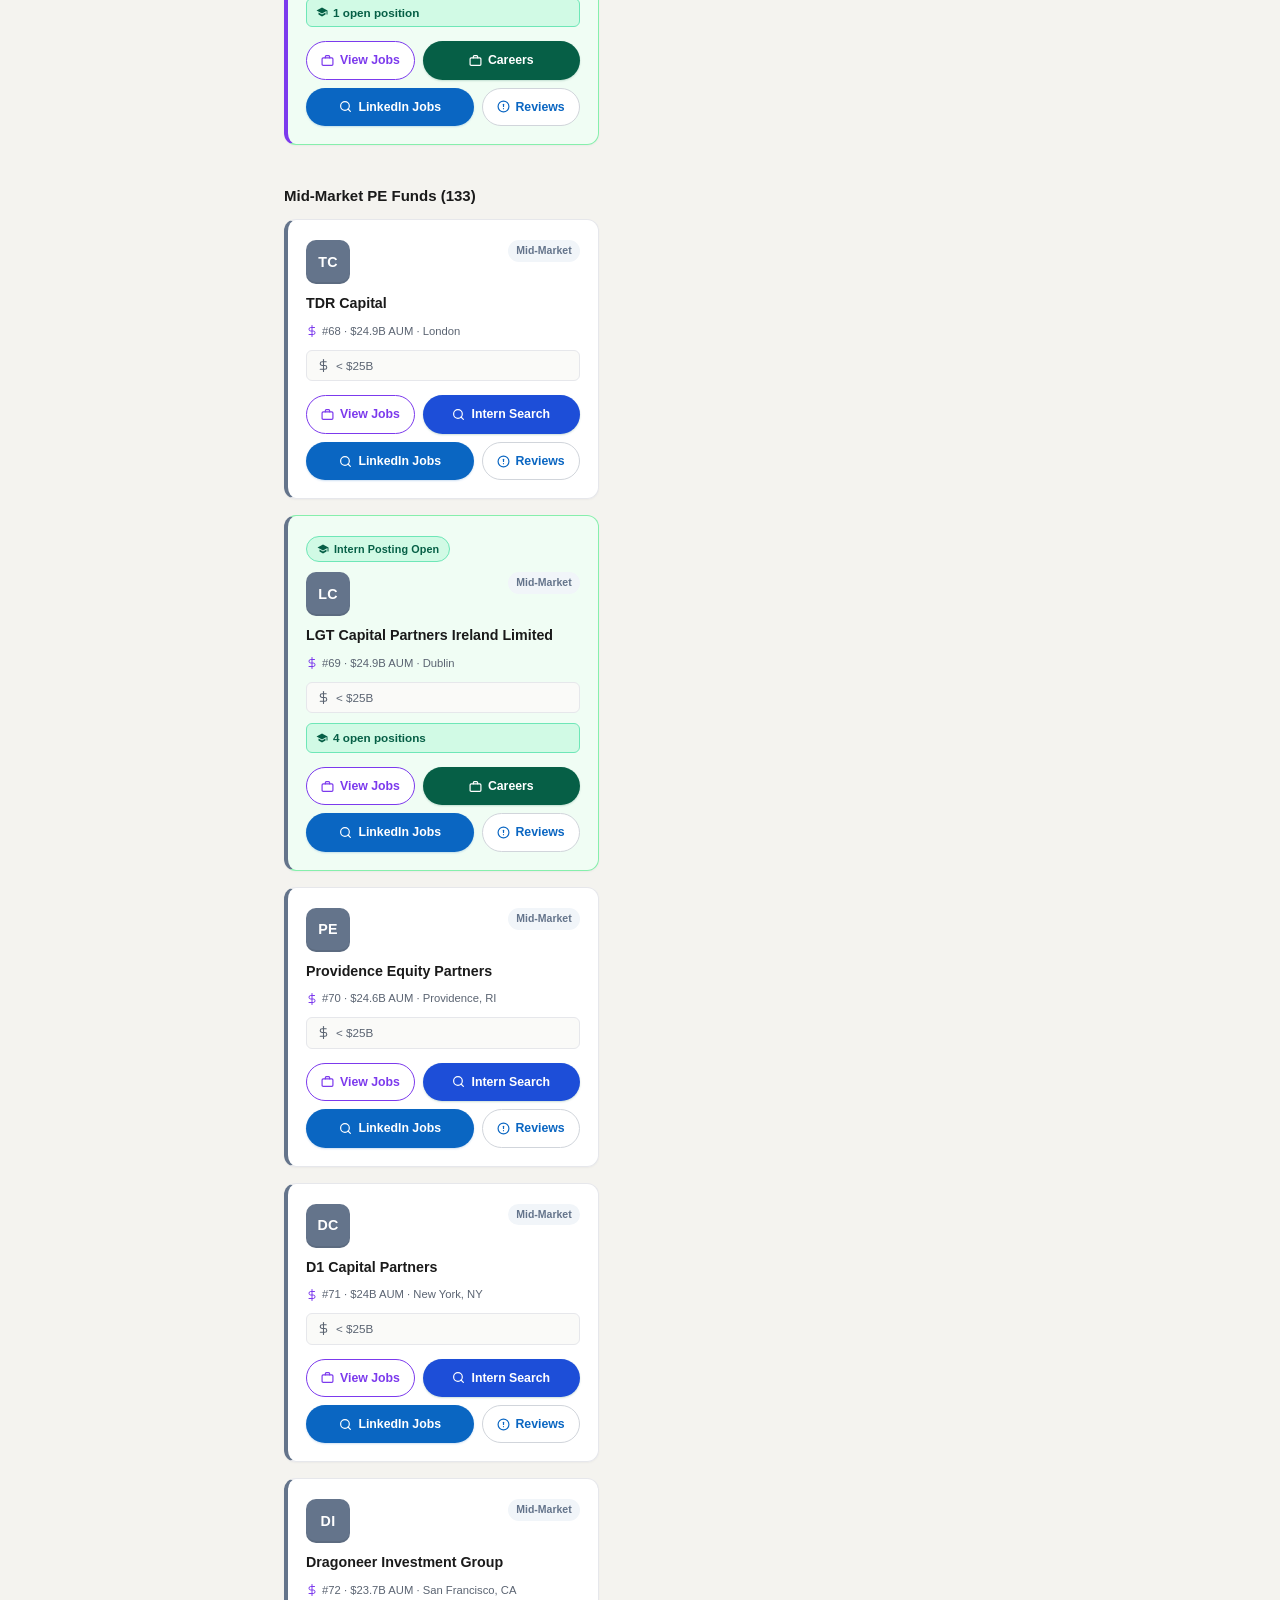
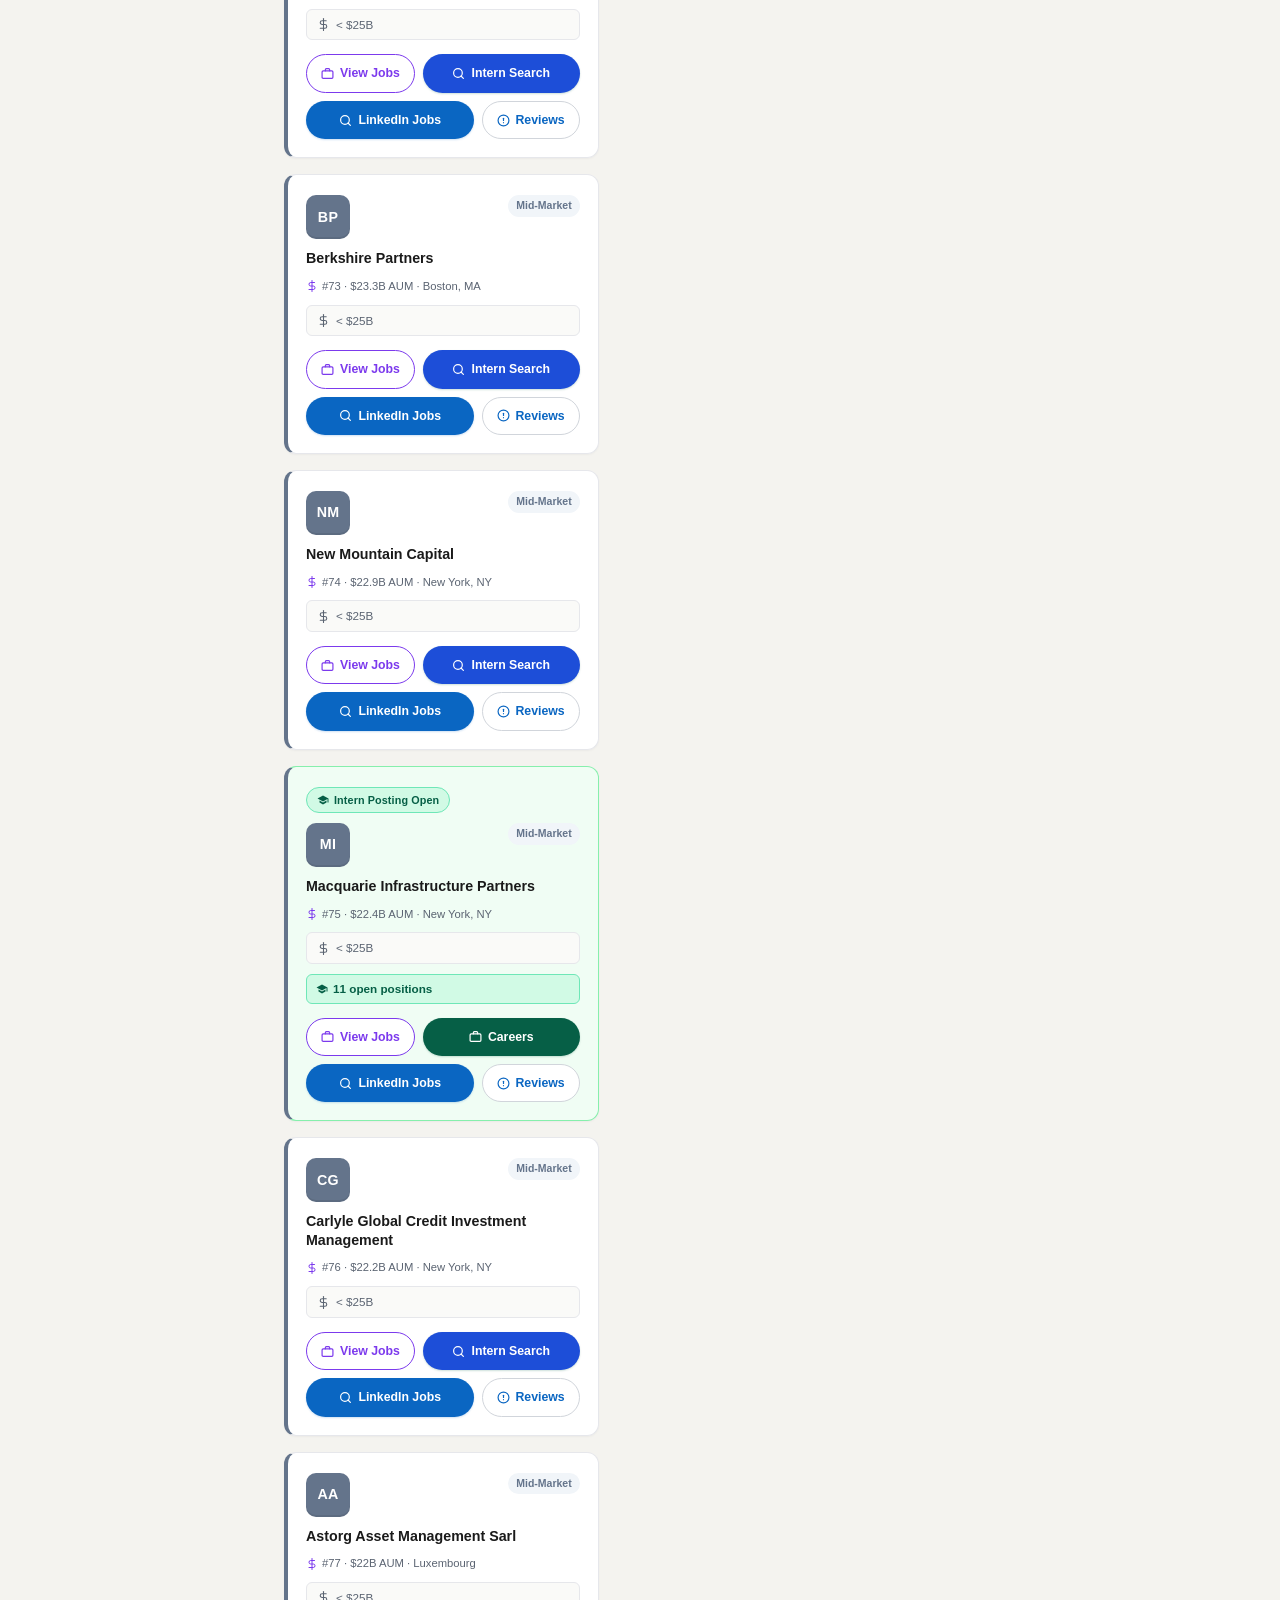
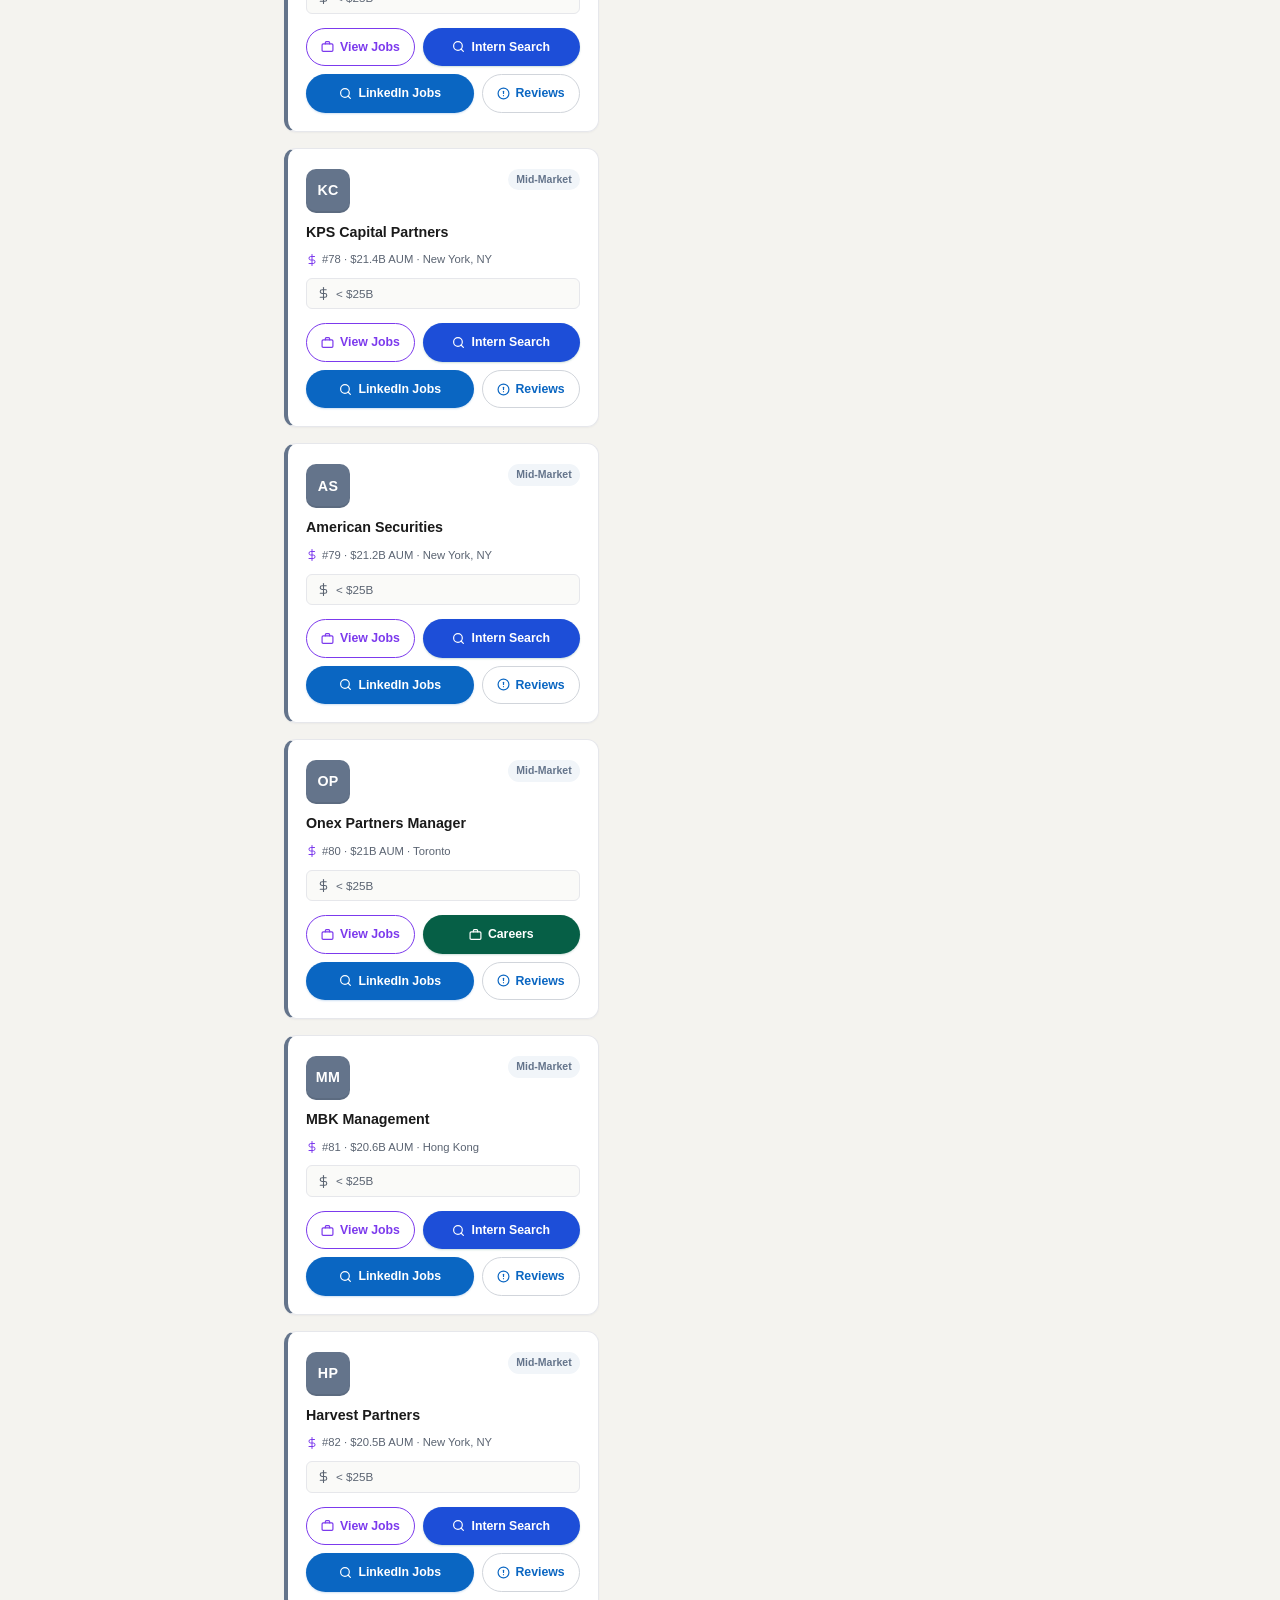
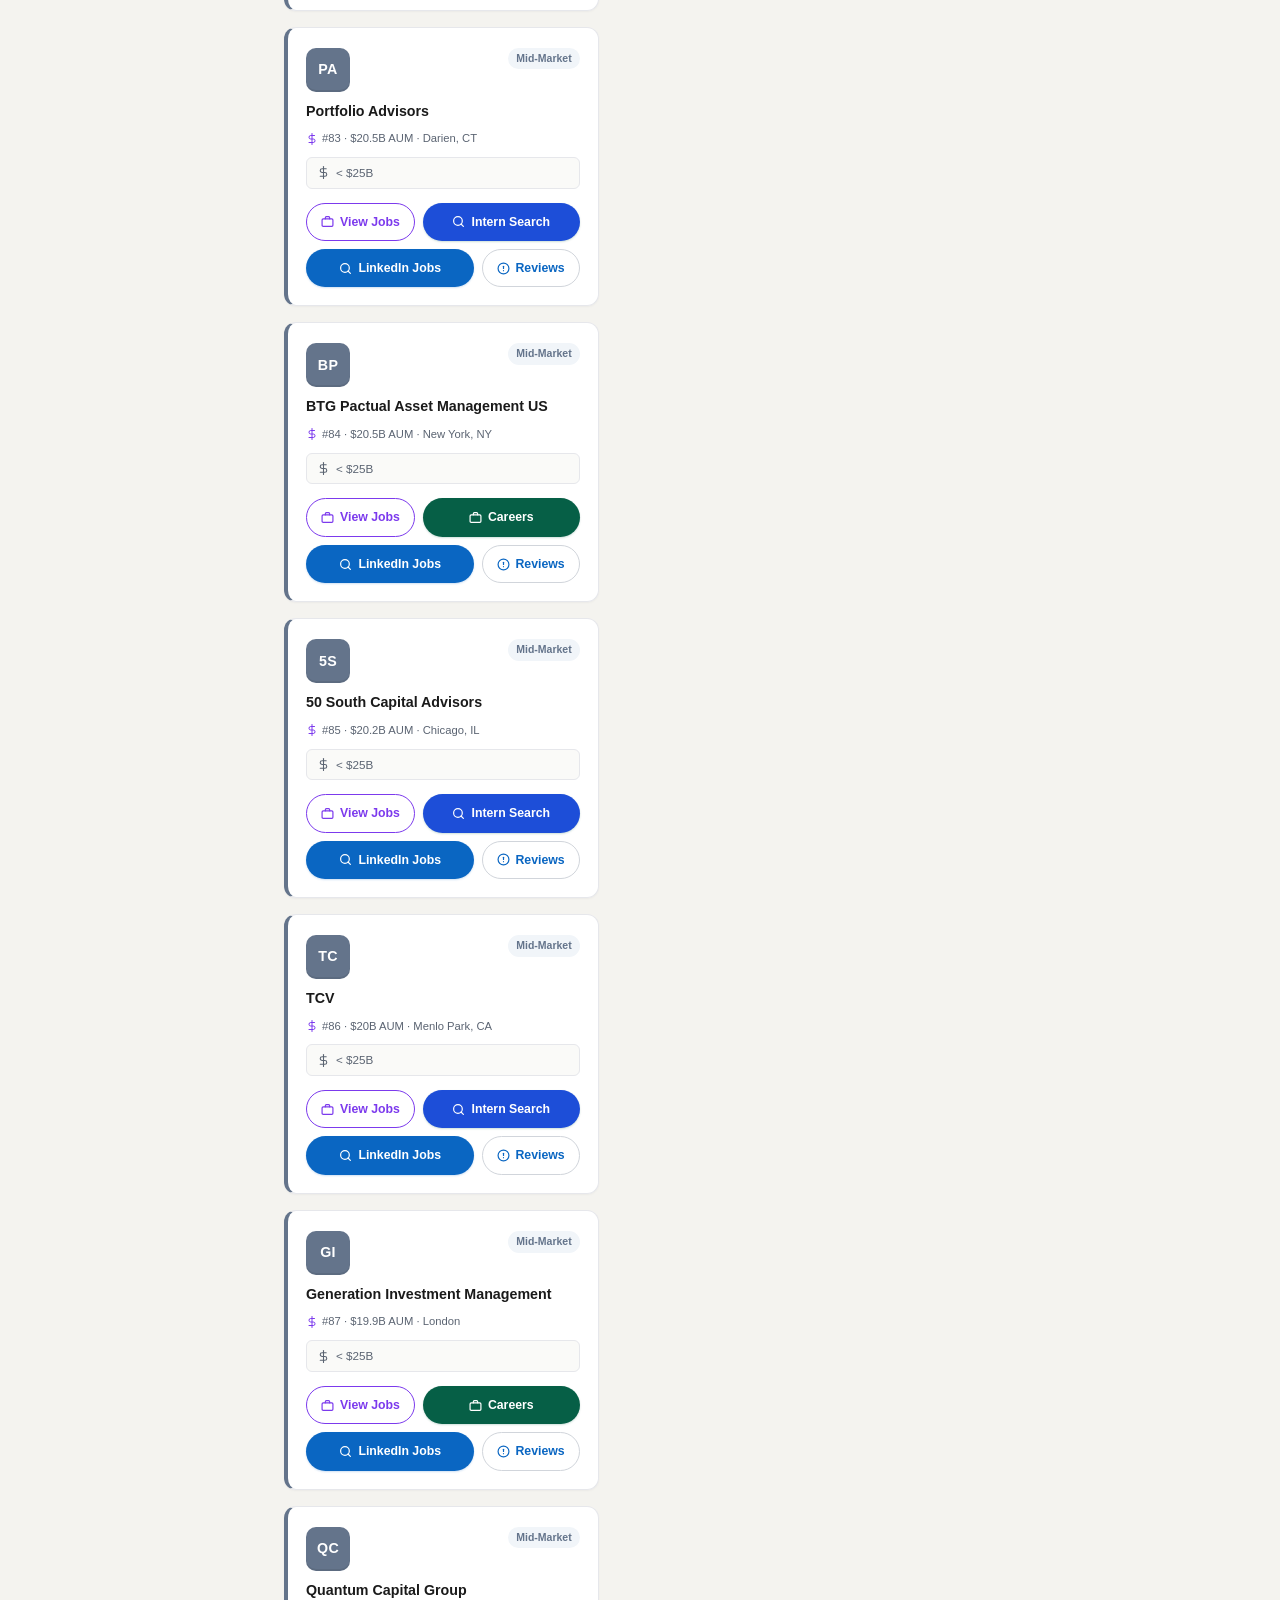
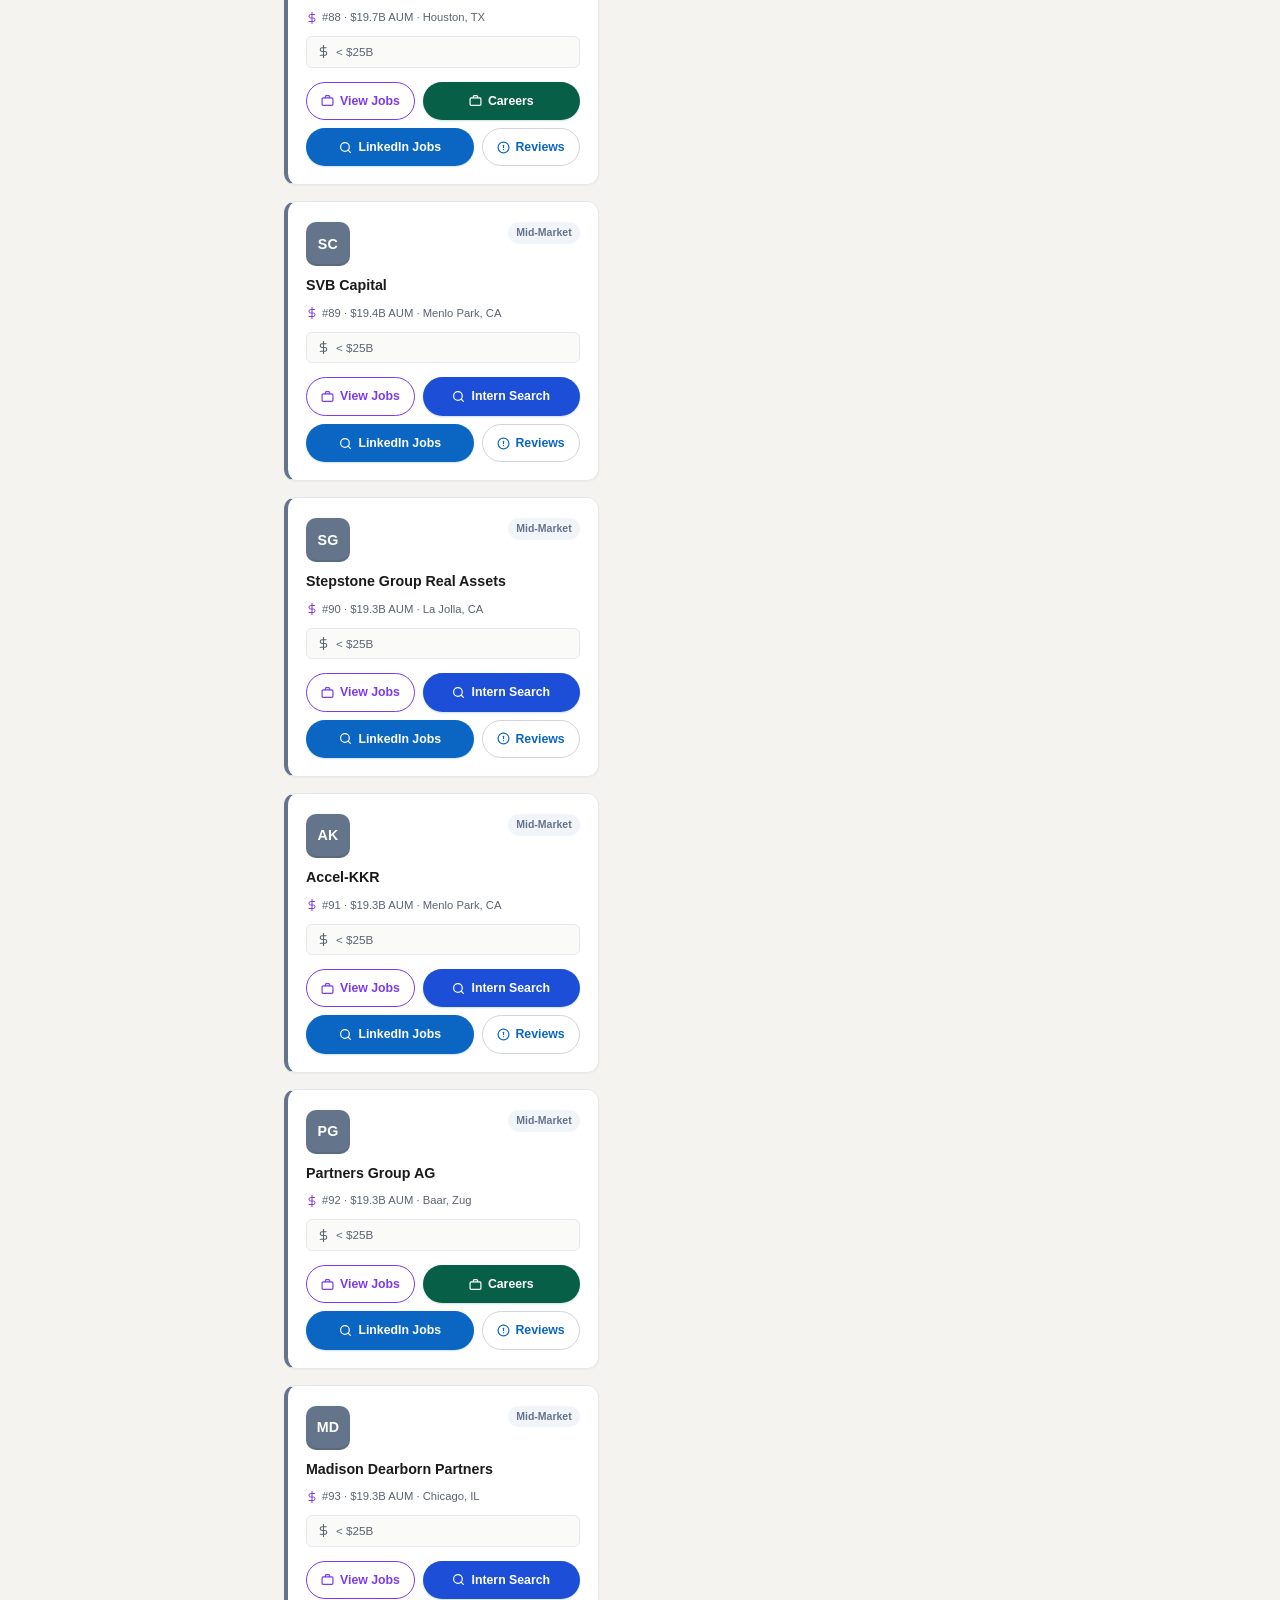
<file: pe.html>
<!DOCTYPE html>
<html lang="en">
<head>
  <meta charset="UTF-8" />
  <meta name="viewport" content="width=device-width, initial-scale=1.0" />
  <title>FindJobs — Private Equity Firms</title>
  <link rel="stylesheet" href="style.css" />
</head>
<body>
 
  <!-- NAV -->
  <header class="nav">
    <div class="nav__inner">
      <a class="nav__logo" href="index.html">
        <svg width="28" height="28" viewBox="0 0 24 24" fill="none" stroke="currentColor" stroke-width="2.2" stroke-linecap="round" stroke-linejoin="round">
          <rect x="2" y="7" width="20" height="14" rx="2"/>
          <path d="M16 7V5a2 2 0 0 0-2-2h-4a2 2 0 0 0-2 2v2"/>
          <line x1="12" y1="12" x2="12" y2="17"/>
          <line x1="9" y1="14.5" x2="15" y2="14.5"/>
        </svg>
        <span>FindJobs</span>
      </a>
 
      <div class="nav__search">
        <svg class="nav__search-icon" width="18" height="18" viewBox="0 0 24 24" fill="none" stroke="currentColor" stroke-width="2" stroke-linecap="round" stroke-linejoin="round">
          <circle cx="11" cy="11" r="8"/><line x1="21" y1="21" x2="16.65" y2="16.65"/>
        </svg>
        <input id="searchInput" type="text" placeholder="Search PE firms…" autocomplete="off" />
        <button id="clearSearch" class="nav__search-clear" aria-label="Clear search" hidden>✕</button>
      </div>
 
      <a class="nav__link" href="index.html">
        <svg width="16" height="16" viewBox="0 0 24 24" fill="none" stroke="currentColor" stroke-width="2.2" stroke-linecap="round" stroke-linejoin="round">
          <rect x="2" y="7" width="20" height="14" rx="2"/>
          <path d="M16 7V5a2 2 0 0 0-2-2h-4a2 2 0 0 0-2 2v2"/>
        </svg>
        IB Firms
      </a>
      
      <a class="nav__link" href="vc.html">
        VC Firms
      </a>

      <a class="nav__link" href="hedge.html">
        Hedge Funds
      </a>
      
      <a class="nav__link" href="swe.html">
        SWE
      </a>
      
      <a class="nav__link" href="recent.html">
        <svg width="16" height="16" viewBox="0 0 24 24" fill="none" stroke="currentColor" stroke-width="2.2" stroke-linecap="round" stroke-linejoin="round">
          <rect x="3" y="4" width="18" height="18" rx="2" ry="2"/>
          <line x1="16" y1="2" x2="16" y2="6"/>
          <line x1="8" y1="2" x2="8" y2="6"/>
          <line x1="3" y1="10" x2="21" y2="10"/>
        </svg>
        Recent Postings
      </a>
 
      <div class="nav__badge">
        <span class="verified-badge verified-badge--pe">
          <svg width="13" height="13" viewBox="0 0 24 24" fill="currentColor"><path d="M9 16.17L4.83 12l-1.42 1.41L9 19 21 7l-1.41-1.41z"/></svg>
          Top 200 PE
        </span>
      </div>
    </div>
  </header>
 
  <!-- HERO STRIP -->
  <div class="hero hero--pe">
    <div class="hero__inner">
      <h1 class="hero__title">Private Equity Job Board</h1>
      <p class="hero__sub">Browse <strong id="totalCount">—</strong> top private equity firms ranked by AUM. Each card links directly to the firm's career page and LinkedIn job listings.</p>
      <p id="lastChecked" class="hero__last-checked" hidden></p>
    </div>
  </div>
 
  <!-- MAIN -->
  <main class="layout">
 
    <!-- SIDEBAR -->
    <aside class="sidebar">
 
      <div class="sidebar__section">
        <h3 class="sidebar__label">Fund Size (AUM)</h3>
        <label class="filter-check">
          <input type="checkbox" name="tier" value="Mega Fund" checked />
          <span class="dot dot--mega"></span> Mega Fund <em>(&ge; $75B)</em>
        </label>
        <label class="filter-check">
          <input type="checkbox" name="tier" value="Large Fund" checked />
          <span class="dot dot--large"></span> Large Fund <em>($40B–$75B)</em>
        </label>
        <label class="filter-check">
          <input type="checkbox" name="tier" value="Upper Mid-Market" checked />
          <span class="dot dot--uppermid"></span> Upper Mid-Market <em>($25B–$40B)</em>
        </label>
        <label class="filter-check">
          <input type="checkbox" name="tier" value="Mid-Market" checked />
          <span class="dot dot--midmarket"></span> Mid-Market <em>(&lt; $25B)</em>
        </label>
      </div>
 
      <!-- Intern posting filter -->
      <div class="sidebar__section">
        <h3 class="sidebar__label">Intern Postings</h3>
        <label class="filter-check filter-check--intern">
          <input type="checkbox" id="internOnlyToggle" />
          <svg width="13" height="13" viewBox="0 0 24 24" fill="currentColor" aria-hidden="true" class="intern-icon">
            <path d="M12 3L1 9l11 6 9-4.91V17h2V9L12 3zM5 13.18v4L12 21l7-3.82v-4L12 17l-7-3.82z"/>
          </svg>
          <span id="internToggleLabel">Intern postings only</span>
        </label>
      </div>
 
      <div class="sidebar__section">
        <h3 class="sidebar__label">Sort by</h3>
        <select id="sortSelect" class="sidebar__select">
          <option value="rank">Rank (by AUM)</option>
          <option value="intern">Intern postings first</option>
          <option value="alpha">Alphabetical (A → Z)</option>
        </select>
      </div>
 
      <div class="sidebar__stats" id="statsBox">
        <div class="stat"><span id="statMega">—</span><small>Mega Fund</small></div>
        <div class="stat"><span id="statLarge">—</span><small>Large Fund</small></div>
        <div class="stat"><span id="statUpperMid">—</span><small>Upper Mid</small></div>
        <div class="stat"><span id="statMid">—</span><small>Mid-Market</small></div>
      </div>
 
      <div class="sidebar__intern-stat" id="internStatBox">
        <svg width="14" height="14" viewBox="0 0 24 24" fill="currentColor" aria-hidden="true">
          <path d="M12 3L1 9l11 6 9-4.91V17h2V9L12 3zM5 13.18v4L12 21l7-3.82v-4L12 17l-7-3.82z"/>
        </svg>
        <span id="internCount">—</span> firms hiring interns today
      </div>
 
      <p class="sidebar__credit">Source: <em>Top 200 Private Equity Firms by AUM</em></p>
    </aside>
 
    <!-- CARDS GRID -->
    <section class="cards-section">
      <div class="results-bar">
        <span id="resultsCount"></span>
      </div>
      <div class="cards" id="cardsGrid"></div>
      <div class="empty-state" id="emptyState" hidden>
        <svg width="48" height="48" viewBox="0 0 24 24" fill="none" stroke="#ccc" stroke-width="1.5"><circle cx="11" cy="11" r="8"/><line x1="21" y1="21" x2="16.65" y2="16.65"/></svg>
        <p>No firms match your filters.</p>
      </div>
    </section>
 
  </main>
 
  <!-- FOOTER -->
  <footer class="footer">
    <p>FindJobs &mdash; Private Equity &amp; IB Recruiting &bull; Intern postings refreshed daily</p>
  </footer>
 
  <script src="pe_script.js"></script>
</body>
</html>
</file>
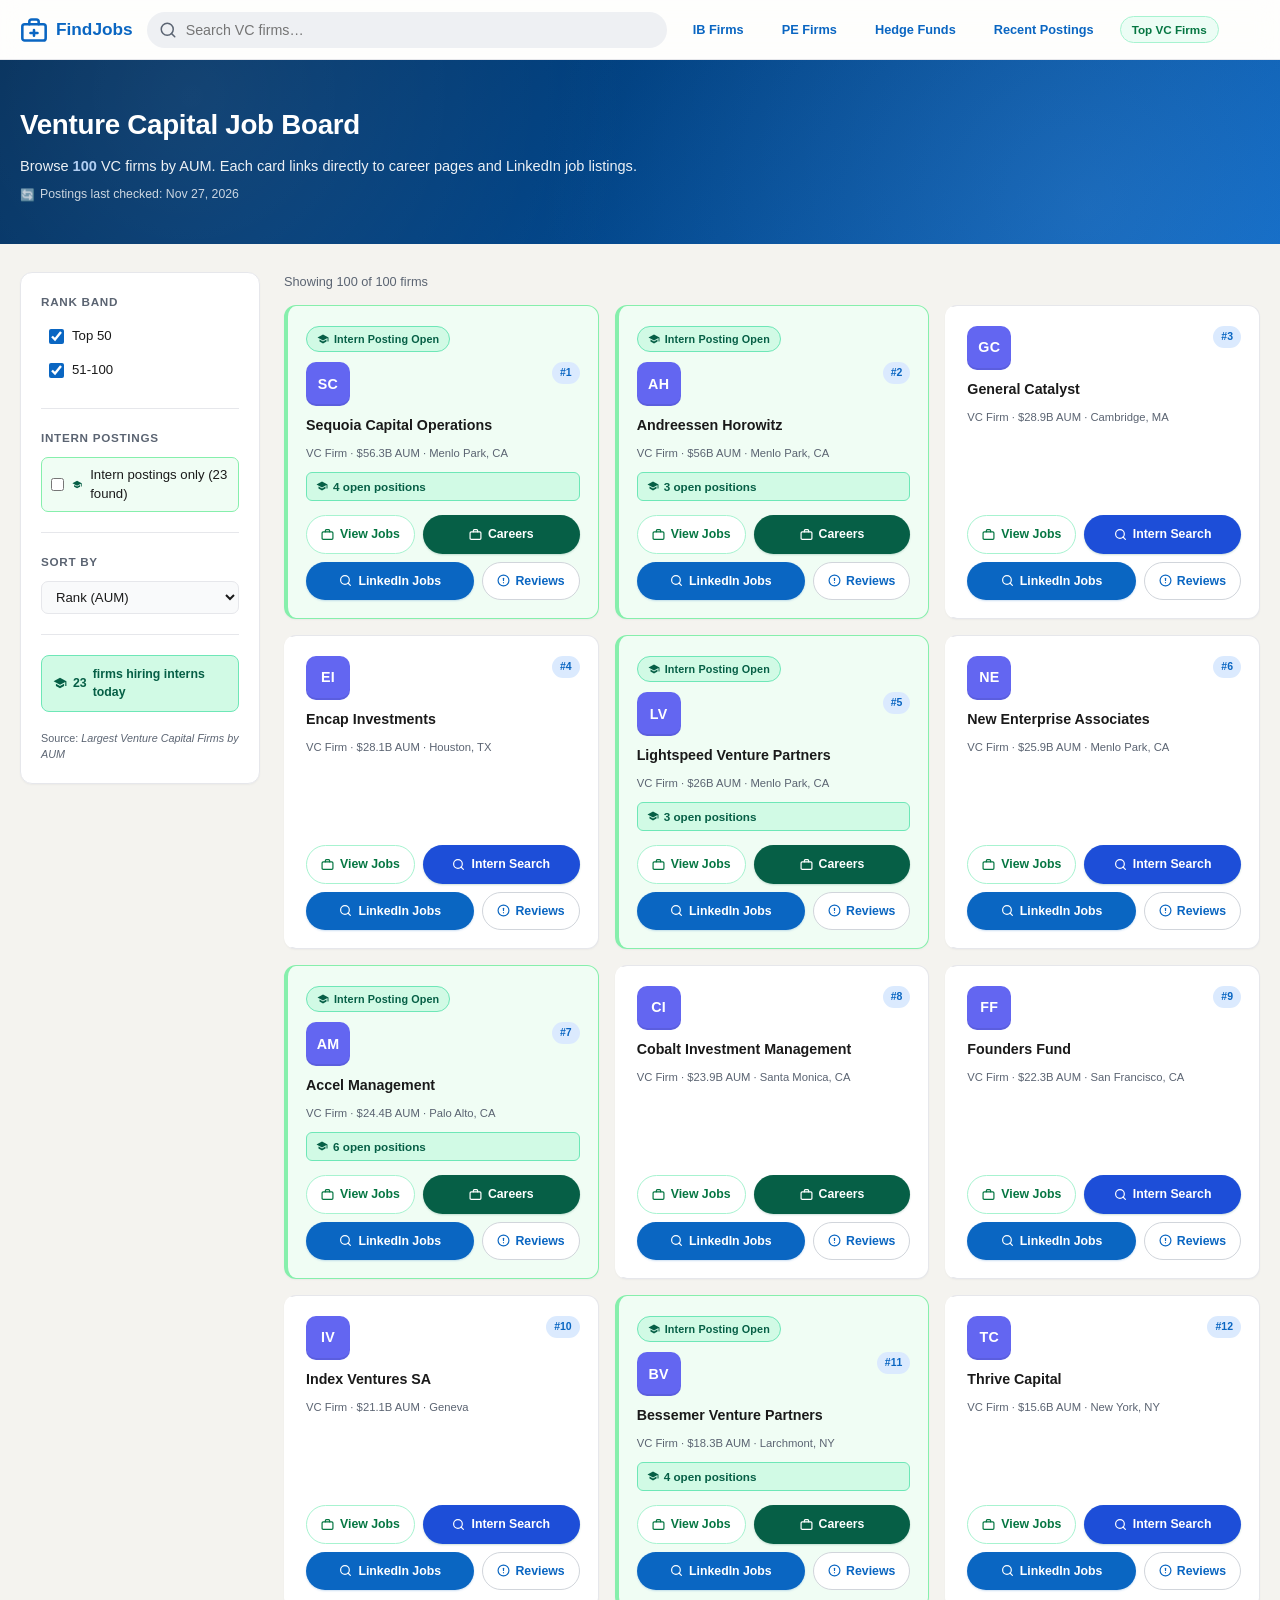
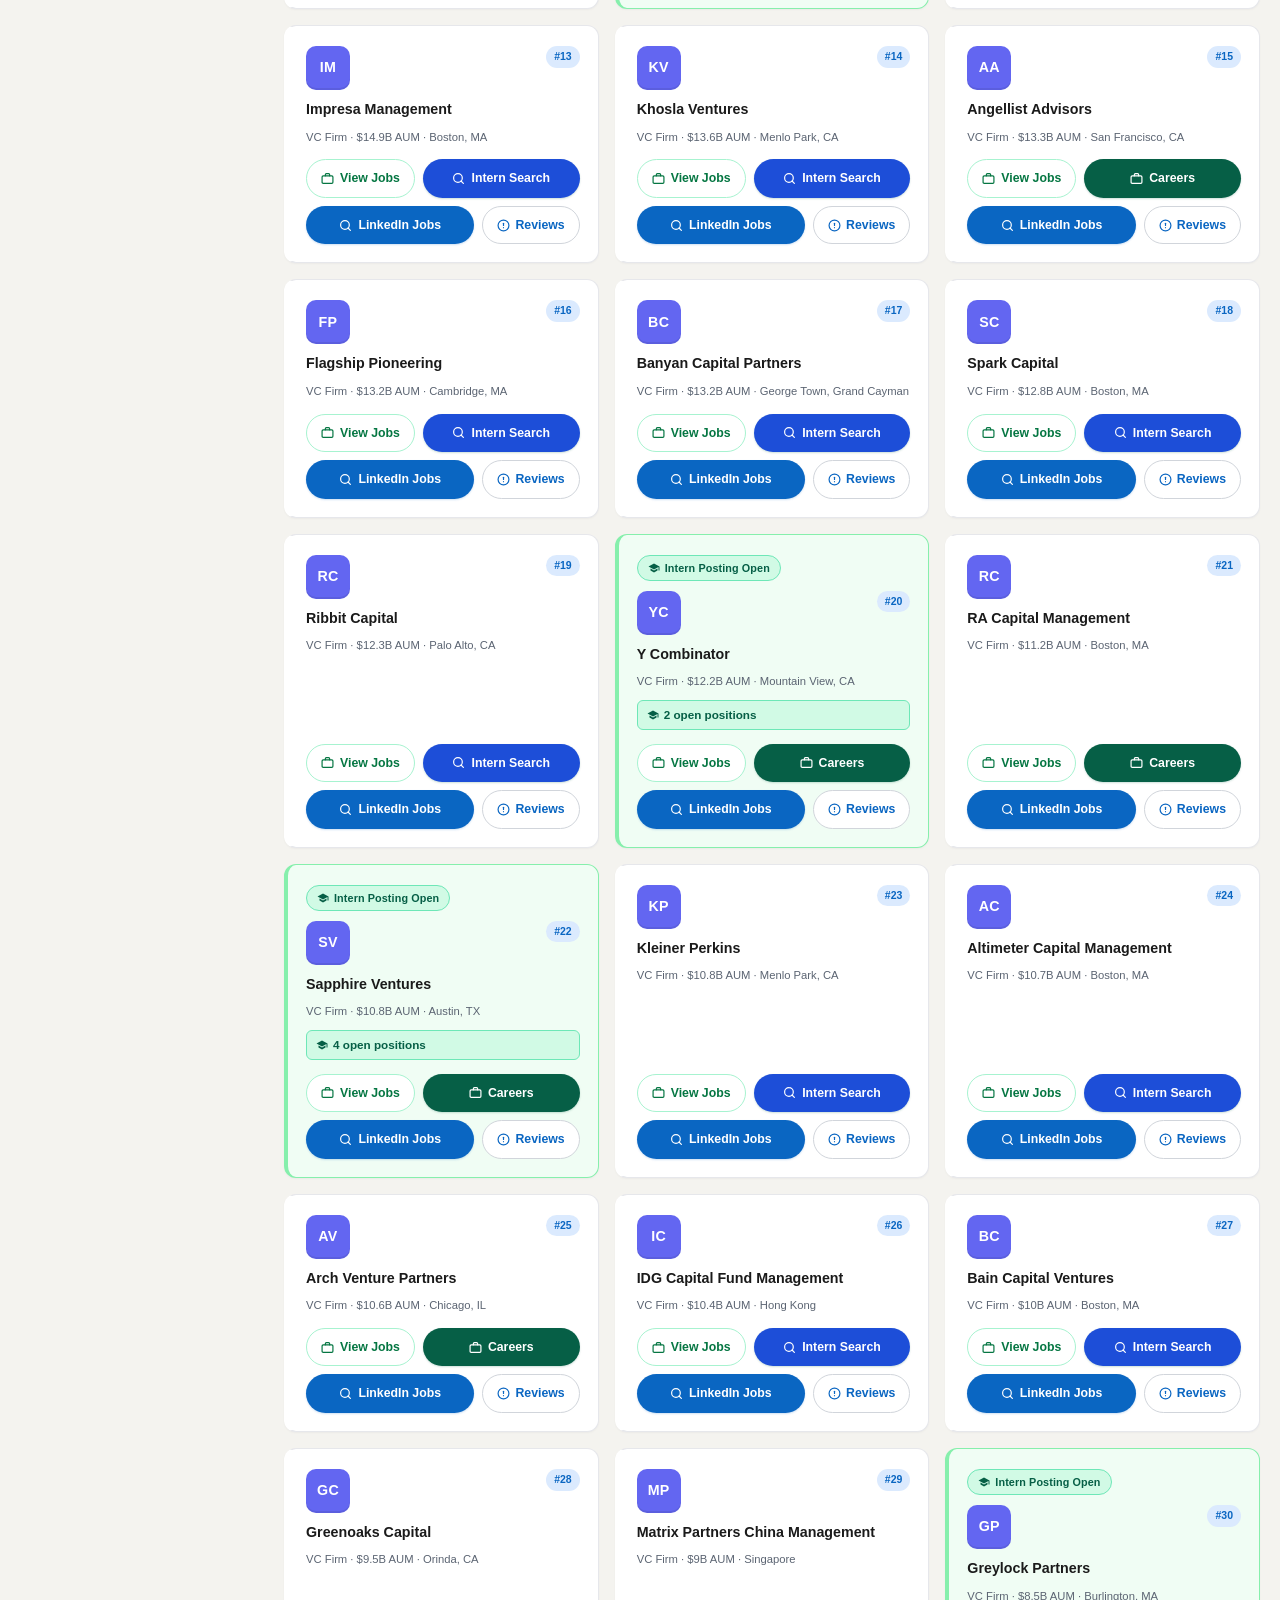
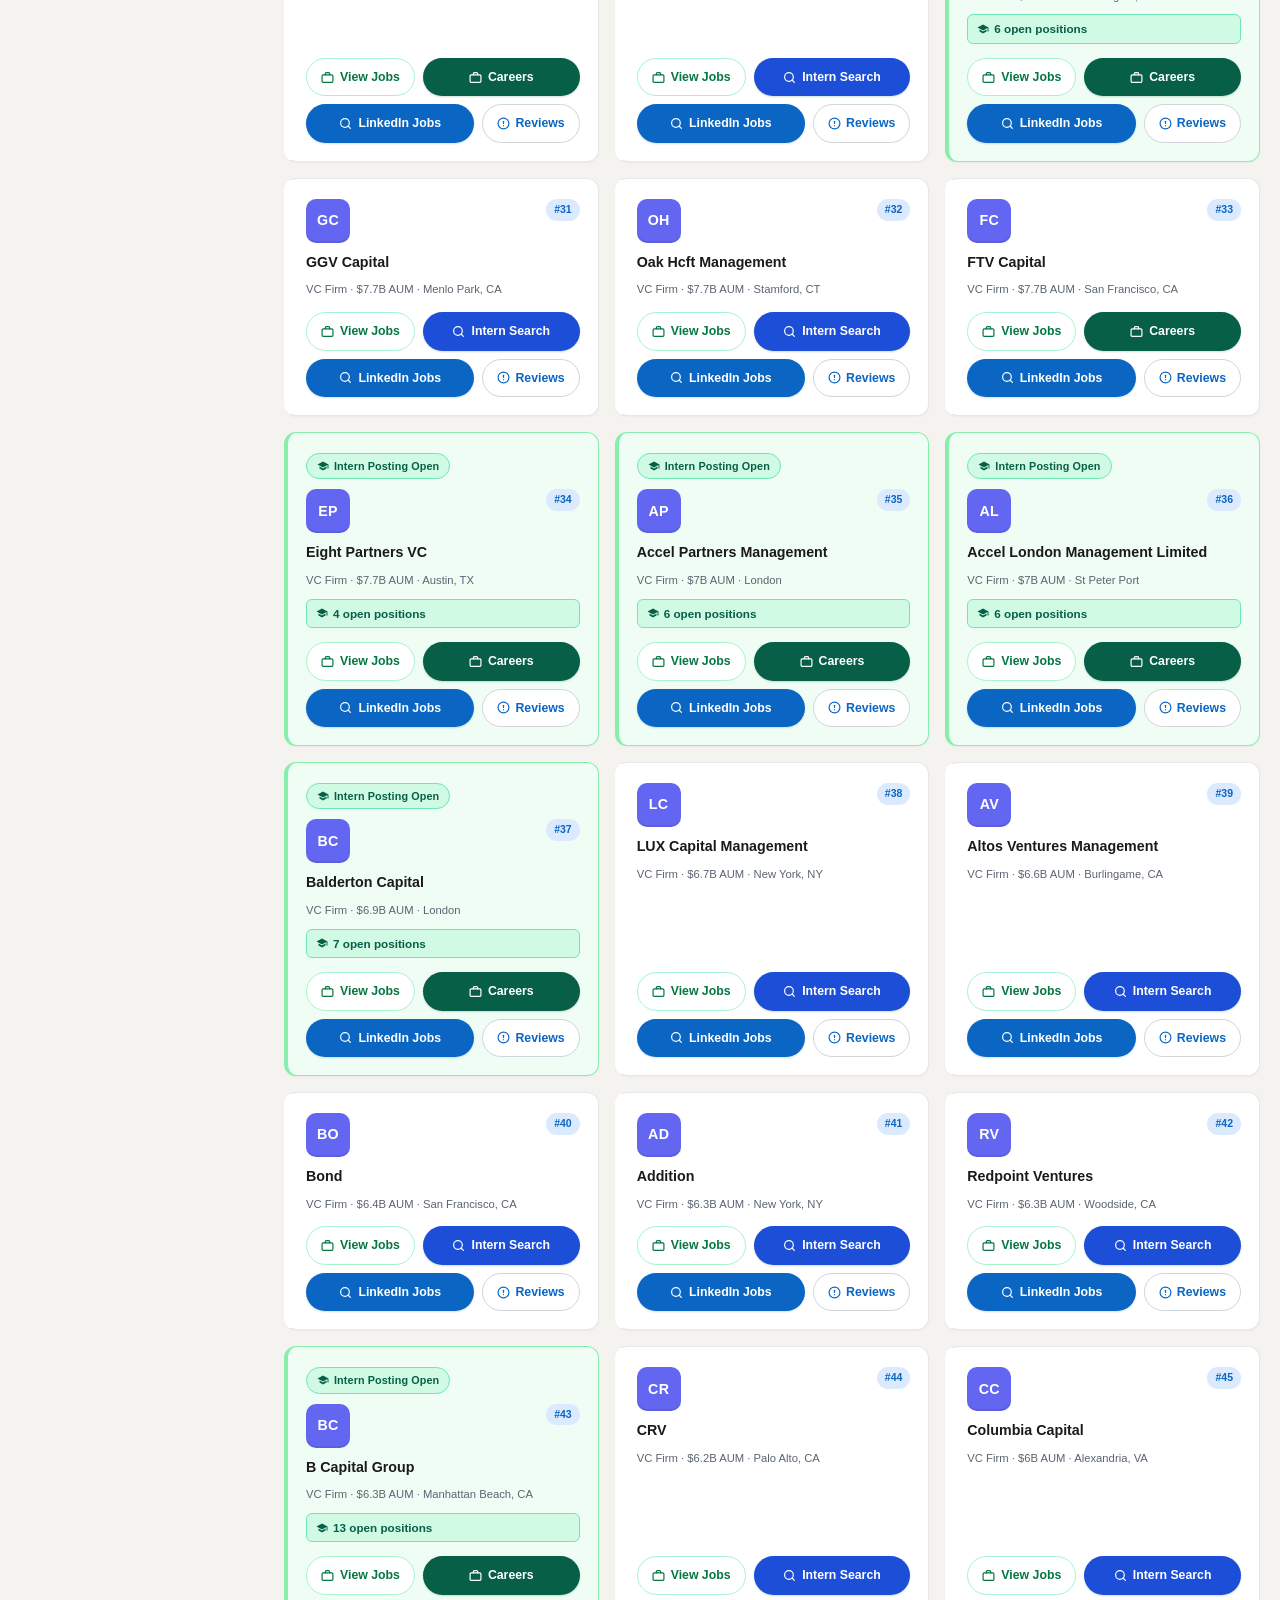
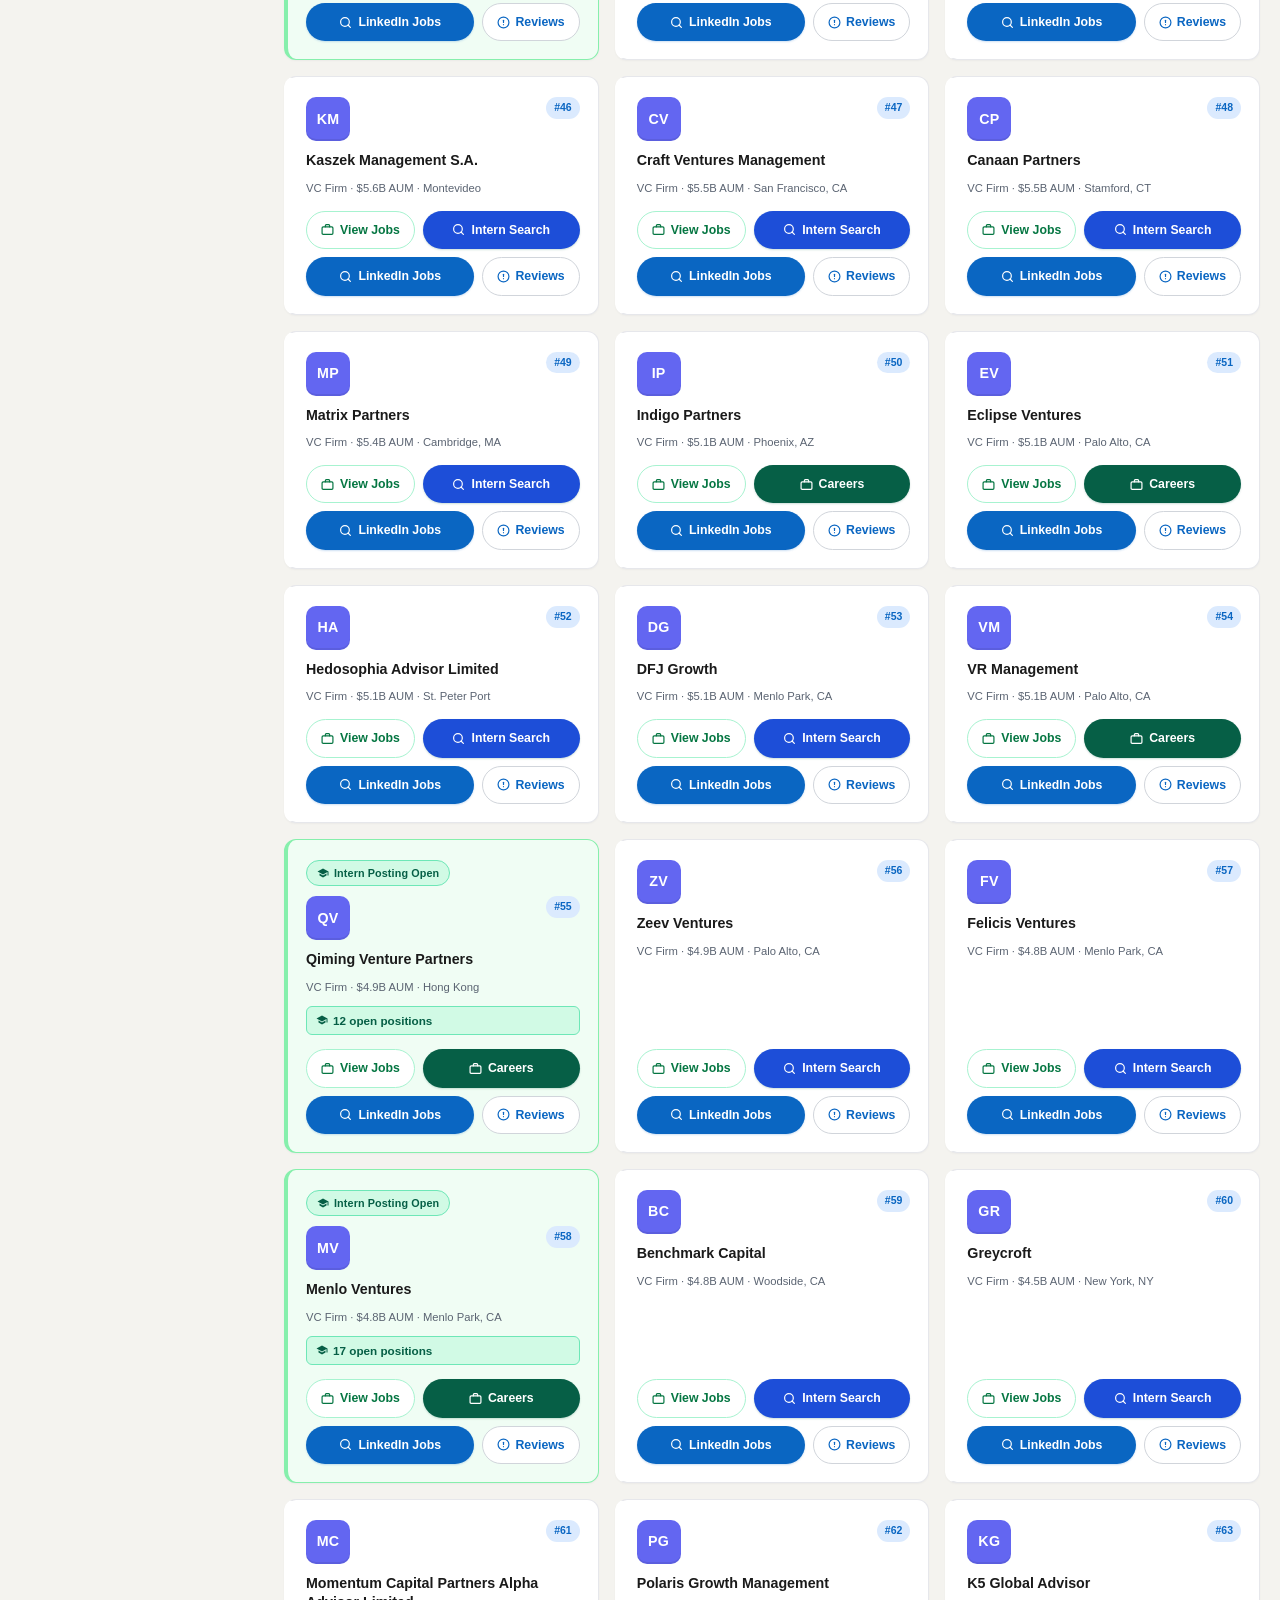
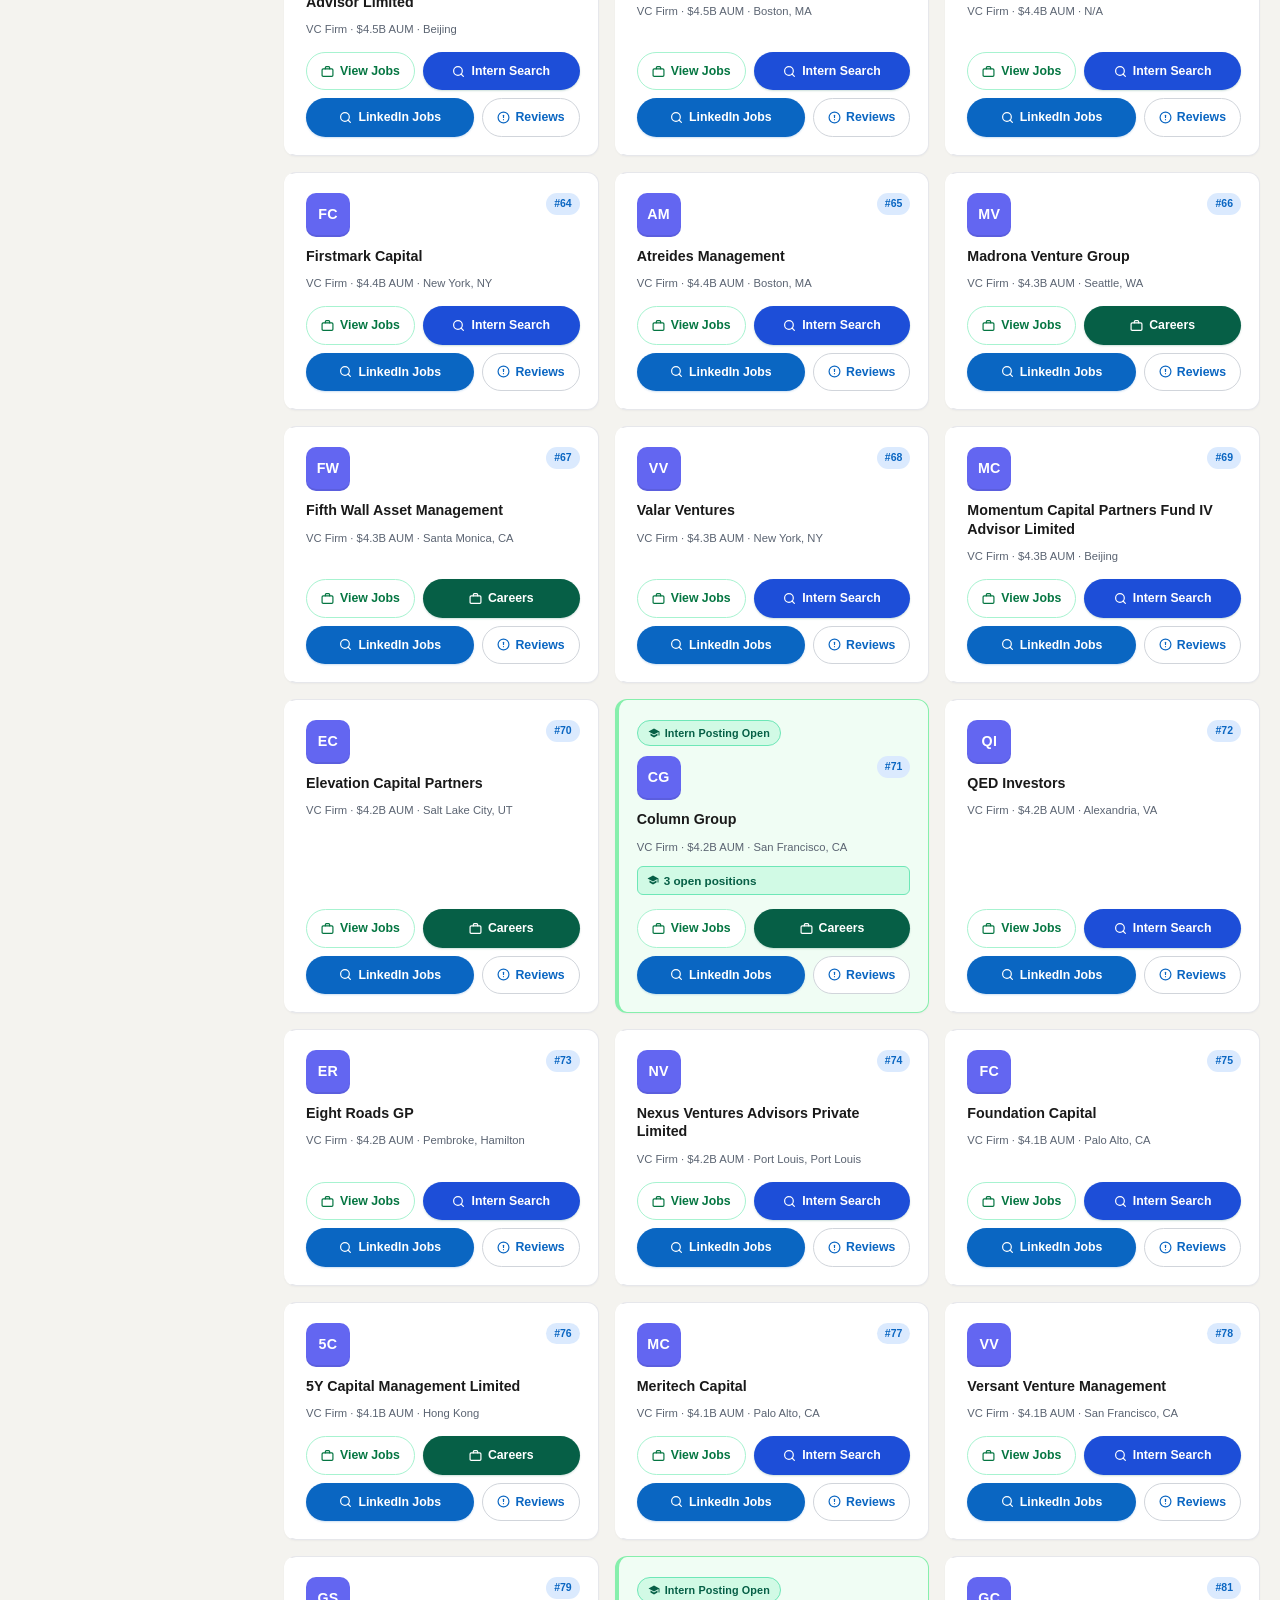
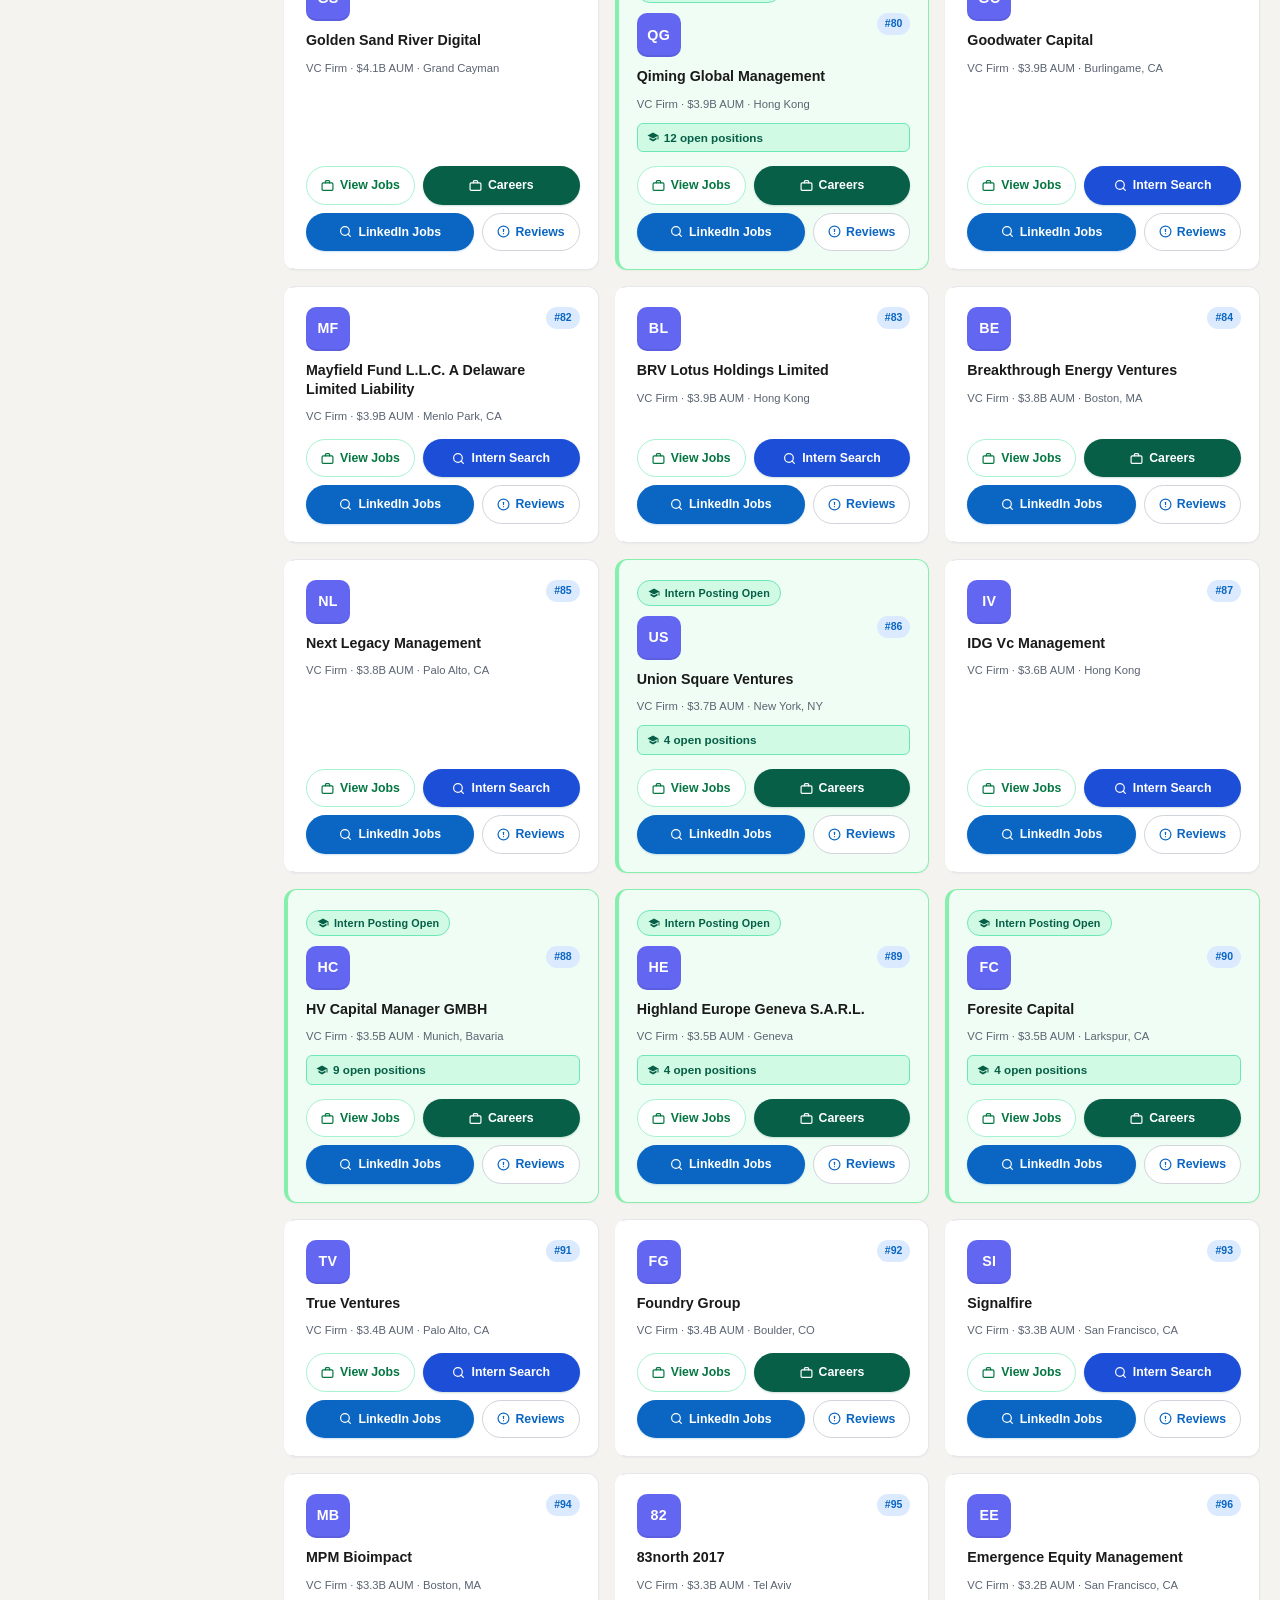
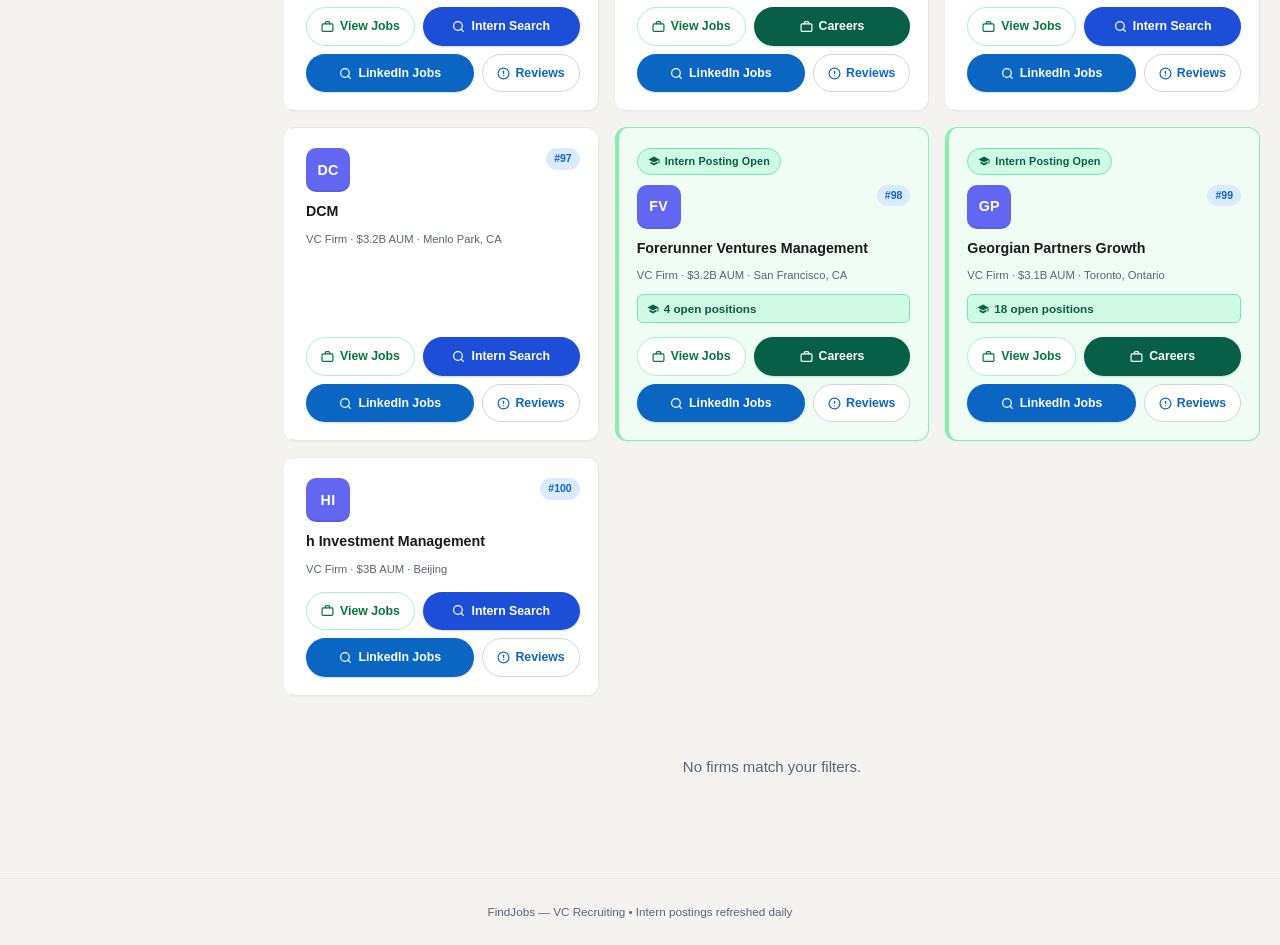
<file: vc.html>
<!DOCTYPE html>
<html lang="en">
<head>
  <meta charset="UTF-8" />
  <meta name="viewport" content="width=device-width, initial-scale=1.0" />
  <title>FindJobs — Venture Capital Firms</title>
  <link rel="stylesheet" href="style.css" />
</head>
<body>
 
  <!-- NAV -->
  <header class="nav">
    <div class="nav__inner">
      <a class="nav__logo" href="index.html">
        <svg width="28" height="28" viewBox="0 0 24 24" fill="none" stroke="currentColor" stroke-width="2.2" stroke-linecap="round" stroke-linejoin="round">
          <rect x="2" y="7" width="20" height="14" rx="2"/>
          <path d="M16 7V5a2 2 0 0 0-2-2h-4a2 2 0 0 0-2 2v2"/>
          <line x1="12" y1="12" x2="12" y2="17"/>
          <line x1="9" y1="14.5" x2="15" y2="14.5"/>
        </svg>
        <span>FindJobs</span>
      </a>
 
      <div class="nav__search">
        <svg class="nav__search-icon" width="18" height="18" viewBox="0 0 24 24" fill="none" stroke="currentColor" stroke-width="2" stroke-linecap="round" stroke-linejoin="round">
          <circle cx="11" cy="11" r="8"/><line x1="21" y1="21" x2="16.65" y2="16.65"/>
        </svg>
        <input id="searchInput" type="text" placeholder="Search VC firms…" autocomplete="off" />
        <button id="clearSearch" class="nav__search-clear" aria-label="Clear search" hidden>✕</button>
      </div>
 
      <a class="nav__link" href="index.html">IB Firms</a>
      <a class="nav__link" href="pe.html">PE Firms</a>
      <a class="nav__link" href="hedge.html">Hedge Funds</a>
      <a class="nav__link" href="recent.html">Recent Postings</a>
 
      <div class="nav__badge"><span class="verified-badge">Top VC Firms</span></div>
    </div>
  </header>
 
  <!-- HERO -->
  <div class="hero">
    <div class="hero__inner">
      <h1 class="hero__title">Venture Capital Job Board</h1>
      <p class="hero__sub">Browse <strong id="totalCount">—</strong> VC firms by AUM. Each card links directly to career pages and LinkedIn job listings.</p>
      <p id="lastChecked" class="hero__last-checked" hidden></p>
    </div>
  </div>
 
  <main class="layout">
    <aside class="sidebar">
      <div class="sidebar__section">
        <h3 class="sidebar__label">Rank Band</h3>
        <label class="filter-check"><input type="checkbox" name="band" value="Top 50" checked /> Top 50</label>
        <label class="filter-check"><input type="checkbox" name="band" value="51-100" checked /> 51-100</label>
      </div>
 
      <!-- Intern posting filter -->
      <div class="sidebar__section">
        <h3 class="sidebar__label">Intern Postings</h3>
        <label class="filter-check filter-check--intern">
          <input type="checkbox" id="internOnlyToggle" />
          <svg width="13" height="13" viewBox="0 0 24 24" fill="currentColor" aria-hidden="true" class="intern-icon">
            <path d="M12 3L1 9l11 6 9-4.91V17h2V9L12 3zM5 13.18v4L12 21l7-3.82v-4L12 17l-7-3.82z"/>
          </svg>
          <span id="internToggleLabel">Intern postings only</span>
        </label>
      </div>
 
      <div class="sidebar__section">
        <h3 class="sidebar__label">Sort by</h3>
        <select id="sortSelect" class="sidebar__select">
          <option value="rank">Rank (AUM)</option>
          <option value="intern">Intern postings first</option>
          <option value="alpha">Alphabetical</option>
        </select>
      </div>
 
      <div class="sidebar__intern-stat" id="internStatBox">
        <svg width="14" height="14" viewBox="0 0 24 24" fill="currentColor" aria-hidden="true">
          <path d="M12 3L1 9l11 6 9-4.91V17h2V9L12 3zM5 13.18v4L12 21l7-3.82v-4L12 17l-7-3.82z"/>
        </svg>
        <span id="internCount">—</span> firms hiring interns today
      </div>
 
      <p class="sidebar__credit">Source: <em>Largest Venture Capital Firms by AUM</em></p>
    </aside>
 
    <section class="cards-section">
      <div class="results-bar"><span id="resultsCount"></span></div>
      <div class="cards" id="cardsGrid"></div>
      <div class="empty-state" id="emptyState" hidden><p>No firms match your filters.</p></div>
    </section>
  </main>
 
  <footer class="footer"><p>FindJobs — VC Recruiting &bull; Intern postings refreshed daily</p></footer>
  <script src="vc_script.js"></script>
</body>
</html>
</file>
<file: style.css>
/* ── Reset & Base ───────────────────────────────────────────── */
*, *::before, *::after { box-sizing: border-box; margin: 0; padding: 0; }
 
:root {
  --blue:       #0a66c2;
  --blue-dark:  #004182;
  --blue-soft:  #e7f0fb;
  --green:      #057642;
  --amber:      #b45309;
  --gray:       #6b7280;
  --bg:         #f4f3ef;
  --bg-subtle:  #fafaf8;
  --card-bg:    #ffffff;
  --border:     #e6e7eb;
  --border-strong: #d1d5db;
  --text:       #1a1a1a;
  --text-muted: #5b6472;
  --nav-h:      60px;
  --radius:     12px;
  --radius-sm:  8px;
  --shadow-sm:  0 1px 2px rgba(15, 23, 42, .04);
  --shadow-md:  0 4px 12px rgba(15, 23, 42, .06), 0 1px 3px rgba(15, 23, 42, .04);
  --shadow-lg:  0 10px 28px rgba(15, 23, 42, .10), 0 2px 6px rgba(15, 23, 42, .05);
 
  --vh-color:   #057642;
  --h-color:    #0a66c2;
  --m-color:    #b45309;
  --l-color:    #9ca3af;
 
  /* PE tier colors */
  --pe-mega:    #7c3aed;
  --pe-large:   #2563eb;
  --pe-uppermid:#0891b2;
  --pe-mid:     #64748b;
}
 
html { font-size: 15px; }
body {
  font-family: -apple-system, BlinkMacSystemFont, "Segoe UI", Roboto, Helvetica, Arial, sans-serif;
  background: var(--bg);
  color: var(--text);
  line-height: 1.5;
  -webkit-font-smoothing: antialiased;
  -moz-osx-font-smoothing: grayscale;
  text-rendering: optimizeLegibility;
}

/* ── Global focus ring ───────────────────────────────────────── */
*:focus-visible {
  outline: 2px solid var(--blue);
  outline-offset: 2px;
  border-radius: 4px;
}
a, button { -webkit-tap-highlight-color: transparent; }
 
/* ── Nav ────────────────────────────────────────────────────── */
.nav {
  position: sticky;
  top: 0;
  z-index: 100;
  height: var(--nav-h);
  background: rgba(255, 255, 255, 0.85);
  backdrop-filter: saturate(180%) blur(12px);
  -webkit-backdrop-filter: saturate(180%) blur(12px);
  border-bottom: 1px solid var(--border);
}
.nav__inner {
  max-width: 1280px;
  margin: 0 auto;
  height: 100%;
  display: flex;
  align-items: center;
  gap: 14px;
  padding: 0 20px;
}
.nav__logo {
  display: flex;
  align-items: center;
  gap: 8px;
  font-weight: 700;
  font-size: 1.15rem;
  color: var(--blue);
  text-decoration: none;
  white-space: nowrap;
}
.nav__logo svg { flex-shrink: 0; }
 
.nav__search {
  flex: 1;
  max-width: 520px;
  position: relative;
  display: flex;
  align-items: center;
}
.nav__search-icon {
  position: absolute;
  left: 12px;
  color: var(--text-muted);
  pointer-events: none;
}
.nav__search input {
  width: 100%;
  padding: 9px 36px 9px 38px;
  border: 1.5px solid transparent;
  border-radius: 999px;
  font-size: .95rem;
  background: #eef0f3;
  outline: none;
  transition: border-color .15s, background .15s, box-shadow .15s;
}
.nav__search input:hover { background: #e6e9ee; }
.nav__search input:focus {
  border-color: var(--blue);
  background: #fff;
  box-shadow: 0 0 0 4px rgba(10, 102, 194, .12);
}
.nav__search-clear {
  position: absolute;
  right: 12px;
  background: none;
  border: none;
  cursor: pointer;
  color: var(--text-muted);
  font-size: .85rem;
  line-height: 1;
  padding: 2px 4px;
}
.nav__search-clear:hover { color: var(--text); }
 
.verified-badge {
  display: inline-flex;
  align-items: center;
  gap: 4px;
  background: #ecfdf5;
  color: var(--green);
  border: 1px solid #a7f3d0;
  border-radius: 20px;
  padding: 4px 11px;
  font-size: .78rem;
  font-weight: 600;
  white-space: nowrap;
}
 
/* ── Hero ───────────────────────────────────────────────────── */
.hero {
  position: relative;
  background: linear-gradient(135deg, #002d5a 0%, var(--blue-dark) 45%, var(--blue) 100%);
  color: #fff;
  padding: 44px 20px 40px;
  overflow: hidden;
}
.hero::before {
  content: "";
  position: absolute;
  inset: 0;
  background:
    radial-gradient(circle at 15% 20%, rgba(255,255,255,.08), transparent 40%),
    radial-gradient(circle at 85% 80%, rgba(147, 197, 253, .15), transparent 50%);
  pointer-events: none;
}
.hero__inner {
  max-width: 1280px;
  margin: 0 auto;
  position: relative;
}
.hero__title {
  font-size: 1.85rem;
  font-weight: 700;
  margin-bottom: 10px;
  letter-spacing: -0.01em;
}
.hero__sub {
  font-size: .97rem;
  opacity: .92;
  max-width: 780px;
}
.hero__sub strong { color: #bfdbfe; font-weight: 700; }
 
/* ── Layout ─────────────────────────────────────────────────── */
.layout {
  max-width: 1280px;
  margin: 28px auto;
  padding: 0 20px;
  display: grid;
  grid-template-columns: 240px 1fr;
  gap: 24px;
  align-items: start;
}
 
/* ── Sidebar ────────────────────────────────────────────────── */
.sidebar {
  background: var(--card-bg);
  border-radius: var(--radius);
  border: 1px solid var(--border);
  padding: 20px;
  position: sticky;
  top: calc(var(--nav-h) + 16px);
  box-shadow: var(--shadow-sm);
}
.sidebar__section {
  margin-bottom: 20px;
  padding-bottom: 20px;
  border-bottom: 1px solid var(--border);
}
.sidebar__section:last-of-type {
  border-bottom: none;
  padding-bottom: 0;
}
.sidebar__label {
  font-size: .78rem;
  font-weight: 700;
  text-transform: uppercase;
  letter-spacing: .06em;
  color: var(--text-muted);
  margin-bottom: 10px;
}
.filter-check {
  display: flex;
  align-items: center;
  gap: 8px;
  font-size: .88rem;
  margin-bottom: 2px;
  padding: 6px 8px;
  border-radius: 6px;
  cursor: pointer;
  user-select: none;
  transition: background .12s;
}
.filter-check:hover { background: var(--bg-subtle); }
.filter-check em { color: var(--text-muted); font-style: normal; font-size: .82rem; }
.filter-check input[type=checkbox] { accent-color: var(--blue); width: 15px; height: 15px; cursor: pointer; }
 
.dot {
  width: 9px; height: 9px;
  border-radius: 50%;
  flex-shrink: 0;
}
.dot--veryhigh { background: var(--vh-color); }
.dot--high     { background: var(--h-color); }
.dot--moderate { background: var(--m-color); }
.dot--low      { background: var(--l-color); }
 
.sidebar__select {
  width: 100%;
  padding: 7px 10px;
  border: 1.5px solid var(--border);
  border-radius: 7px;
  font-size: .88rem;
  background: #f9fafb;
  color: var(--text);
  cursor: pointer;
  outline: none;
}
.sidebar__select:focus { border-color: var(--blue); }

.source-filter {
  display: flex;
  gap: 6px;
  flex-wrap: wrap;
}
.source-filter__btn {
  flex: 1;
  padding: 5px 10px;
  border: 1.5px solid var(--border);
  border-radius: 20px;
  font-size: .78rem;
  font-weight: 600;
  background: #f9fafb;
  color: var(--text-muted);
  cursor: pointer;
  transition: border-color .15s, background .15s, color .15s;
  white-space: nowrap;
  text-align: center;
}
.source-filter__btn:hover {
  border-color: var(--blue);
  color: var(--blue);
  background: #eff6ff;
}
.source-filter__btn--active {
  background: var(--blue);
  color: #fff;
  border-color: var(--blue);
}
.source-filter__btn[data-value="ai"].source-filter__btn--active {
  background: #6d28d9;
  border-color: #6d28d9;
}

.sidebar__stats {
  display: grid;
  grid-template-columns: 1fr 1fr;
  gap: 8px;
  margin-top: 4px;
}
.stat {
  background: var(--bg-subtle);
  border: 1px solid var(--border);
  border-radius: var(--radius-sm);
  padding: 10px 8px;
  text-align: center;
  transition: transform .15s, border-color .15s;
}
.stat:hover { border-color: var(--border-strong); transform: translateY(-1px); }
.stat span {
  display: block;
  font-size: 1.35rem;
  font-weight: 700;
  color: var(--text);
  line-height: 1.1;
  letter-spacing: -0.01em;
}
.stat small {
  display: block;
  font-size: .7rem;
  color: var(--text-muted);
  margin-top: 3px;
  text-transform: uppercase;
  letter-spacing: .04em;
  font-weight: 600;
}
 
.sidebar__credit {
  font-size: .72rem;
  color: var(--text-muted);
  line-height: 1.55;
}
 
/* ── Cards Section ──────────────────────────────────────────── */
.results-bar {
  font-size: .85rem;
  color: var(--text-muted);
  margin-bottom: 14px;
}
 
.cards {
  display: grid;
  grid-template-columns: repeat(auto-fill, minmax(260px, 1fr));
  gap: 16px;
}
 
.cards--section {
  margin-top: 12px;
}
 
.bank-section {
  margin-bottom: 24px;
}
 
.bank-section__title {
  font-size: 1rem;
  font-weight: 700;
  color: var(--text);
  margin-bottom: 2px;
}
 
.bank-section__empty {
  font-size: .85rem;
  color: var(--text-muted);
  padding: 8px 0 0;
}
 
/* ── Card ───────────────────────────────────────────────────── */
.card {
  background: var(--card-bg);
  border: 1px solid var(--border);
  border-radius: var(--radius);
  padding: 20px 18px 18px;
  display: flex;
  flex-direction: column;
  gap: 10px;
  border-left: 4px solid transparent;
  transition: box-shadow .2s ease, transform .2s ease, border-color .2s ease;
  position: relative;
  box-shadow: var(--shadow-sm);
}
.card:hover {
  box-shadow: var(--shadow-lg);
  transform: translateY(-3px);
  border-color: var(--border-strong);
}
.card[data-presence="Very High"] { border-left-color: var(--vh-color); }
.card[data-presence="High"]      { border-left-color: var(--h-color); }
.card[data-presence="Moderate"]  { border-left-color: var(--m-color); }
.card[data-presence="Low"]       { border-left-color: var(--l-color); }
 
.card__header {
  display: flex;
  align-items: flex-start;
  justify-content: space-between;
  gap: 8px;
}
 
.card__initials {
  width: 44px;
  height: 44px;
  border-radius: 10px;
  display: flex;
  align-items: center;
  justify-content: center;
  font-weight: 700;
  font-size: .95rem;
  color: #fff;
  flex-shrink: 0;
  letter-spacing: .02em;
  box-shadow: inset 0 -2px 0 rgba(0, 0, 0, .08);
}
.card__initials                  { background: #6366f1; }
.card[data-presence="Very High"] .card__initials { background: var(--vh-color); }
.card[data-presence="High"]      .card__initials { background: var(--h-color); }
.card[data-presence="Moderate"]  .card__initials { background: var(--m-color); }
.card[data-presence="Low"]       .card__initials { background: var(--l-color); }
 
.card__presence-pill {
  font-size: .7rem;
  font-weight: 600;
  padding: 3px 8px;
  border-radius: 20px;
  white-space: nowrap;
  flex-shrink: 0;
}
.presence-vh { background: #dcfce7; color: var(--vh-color); }
.presence-h  { background: #dbeafe; color: var(--h-color); }
.presence-m  { background: #fef3c7; color: var(--m-color); }
.presence-l  { background: #f3f4f6; color: #6b7280; }
 
/* PE tier pills */
.tier-mega     { background: #ede9fe; color: var(--pe-mega); }
.tier-large    { background: #dbeafe; color: var(--pe-large); }
.tier-uppermid { background: #cffafe; color: var(--pe-uppermid); }
.tier-mid      { background: #f1f5f9; color: var(--pe-mid); }
 
.card__name {
  font-size: .95rem;
  font-weight: 700;
  color: var(--text);
  line-height: 1.3;
}
.card__type {
  font-size: .75rem;
  color: var(--text-muted);
  display: flex;
  align-items: center;
  gap: 4px;
}
.card__type svg { color: var(--green); }
 
.card__interns {
  font-size: .78rem;
  color: var(--text-muted);
  background: var(--bg-subtle);
  border: 1px solid var(--border);
  border-radius: 6px;
  padding: 6px 10px;
  display: flex;
  align-items: center;
  gap: 6px;
}
 
.card__actions {
  display: flex;
  gap: 8px;
  margin-top: auto;
  padding-top: 4px;
  flex-wrap: wrap;
}
.btn-primary {
  flex: 1 1 auto;
  display: inline-flex;
  align-items: center;
  justify-content: center;
  gap: 6px;
  background: var(--blue);
  color: #fff;
  border: none;
  border-radius: 999px;
  padding: 9px 14px;
  font-size: .82rem;
  font-weight: 600;
  cursor: pointer;
  text-decoration: none;
  transition: background .15s, transform .1s, box-shadow .15s;
  box-shadow: 0 1px 2px rgba(10, 102, 194, .2);
}
.btn-primary:hover { background: var(--blue-dark); box-shadow: 0 4px 10px rgba(10, 102, 194, .25); }
.btn-primary:active { transform: translateY(1px); }
 
.btn-secondary {
  display: inline-flex;
  align-items: center;
  justify-content: center;
  background: #fff;
  color: var(--blue);
  border: 1.5px solid var(--border-strong);
  border-radius: 999px;
  padding: 9px 14px;
  font-size: .82rem;
  font-weight: 600;
  cursor: pointer;
  text-decoration: none;
  transition: background .15s, color .15s, border-color .15s;
  gap: 5px;
}
.btn-secondary:hover {
  background: var(--blue-soft);
  border-color: var(--blue);
}
 
/* ── Empty State ────────────────────────────────────────────── */
.empty-state {
  text-align: center;
  padding: 60px 20px;
  color: var(--text-muted);
  display: flex;
  flex-direction: column;
  align-items: center;
  gap: 12px;
}
 
/* ── Footer ─────────────────────────────────────────────────── */
.footer {
  text-align: center;
  padding: 24px 20px;
  font-size: .78rem;
  color: var(--text-muted);
  border-top: 1px solid var(--border);
  margin-top: 40px;
}
 
/* ── Intern Badge ───────────────────────────────────────────── */
.card__intern-badge {
  display: inline-flex;
  align-items: center;
  gap: 5px;
  background: #d1fae5;
  color: #065f46;
  border: 1px solid #6ee7b7;
  border-radius: 20px;
  padding: 4px 10px;
  font-size: .72rem;
  font-weight: 700;
  letter-spacing: .01em;
  width: fit-content;
  animation: intern-pulse 2.5s ease-in-out infinite;
}
 
@keyframes intern-pulse {
  0%, 100% { box-shadow: 0 0 0 0 rgba(16,185,129,.35); }
  50%       { box-shadow: 0 0 0 5px rgba(16,185,129,0); }
}
 
/* Card highlight when intern posting found */
.card--has-intern {
  background: #f0fdf4;
  border-color: #86efac;
}
.card--has-intern:hover {
  box-shadow: var(--shadow-lg);
}
 
/* ── Career Button ───────────────────────────────────────────── */
.btn-career {
  flex: 1 1 auto;
  display: inline-flex;
  align-items: center;
  justify-content: center;
  gap: 6px;
  background: #065f46;
  color: #fff;
  border: none;
  border-radius: 999px;
  padding: 9px 14px;
  font-size: .82rem;
  font-weight: 600;
  cursor: pointer;
  text-decoration: none;
  transition: background .15s, transform .1s, box-shadow .15s;
  white-space: nowrap;
  box-shadow: 0 1px 2px rgba(6, 95, 70, .2);
}
.btn-career:hover { background: #047857; box-shadow: 0 4px 10px rgba(6, 95, 70, .25); }
.btn-career:active { transform: translateY(1px); }
 
/* Fallback variant (LinkedIn intern search) */
.btn-career--fallback {
  background: #1d4ed8;
}
.btn-career--fallback:hover { background: #1e40af; }
 
/* ── Hero last-checked ───────────────────────────────────────── */
.hero__last-checked {
  font-size: .82rem;
  margin-top: 8px;
  opacity: .78;
  display: flex;
  align-items: center;
  gap: 5px;
}
.hero__last-checked::before {
  content: "🔄";
  font-size: .8rem;
}
 
/* ── Sidebar intern stat ─────────────────────────────────────── */
.sidebar__intern-stat {
  display: flex;
  align-items: center;
  gap: 6px;
  background: #d1fae5;
  border: 1px solid #6ee7b7;
  border-radius: 8px;
  padding: 9px 11px;
  font-size: .82rem;
  font-weight: 600;
  color: #065f46;
  margin-bottom: 18px;
}
.sidebar__intern-stat svg { flex-shrink: 0; }
 
/* ── Intern-only toggle ──────────────────────────────────────── */
.filter-check--intern {
  background: #f0fdf4;
  border: 1px solid #86efac;
  border-radius: 7px;
  padding: 7px 9px;
  margin-bottom: 0;
}
.filter-check--intern .intern-icon { color: #065f46; }
 
/* ── Nav Back Link ──────────────────────────────────────────── */
.nav__back {
  display: inline-flex;
  align-items: center;
  gap: 6px;
  font-size: .85rem;
  font-weight: 600;
  color: var(--blue);
  text-decoration: none;
  white-space: nowrap;
  padding: 6px 12px;
  border-radius: 20px;
  transition: background .15s;
}
.nav__back:hover { background: #dbeafe; }
 
/* ── Company Hero ──────────────────────────────────────────── */
.company-hero .hero__inner { max-width: 1280px; }
.company-hero__header {
  display: flex;
  align-items: center;
  gap: 16px;
  margin-bottom: 12px;
}
.company-hero__initials {
  width: 56px;
  height: 56px;
  border-radius: 12px;
  display: flex;
  align-items: center;
  justify-content: center;
  font-weight: 700;
  font-size: 1.2rem;
  color: #fff;
  flex-shrink: 0;
  background: rgba(255,255,255,.2);
  border: 2px solid rgba(255,255,255,.35);
}
.company-hero__initials--veryhigh { background: var(--vh-color); border-color: #34d399; }
.company-hero__initials--high     { background: var(--h-color); border-color: #60a5fa; }
.company-hero__initials--moderate { background: var(--m-color); border-color: #fbbf24; }
.company-hero__initials--low      { background: var(--l-color); border-color: #d1d5db; }
.company-hero__info { flex: 1; }
.company-hero__meta {
  display: flex;
  align-items: center;
  gap: 10px;
  margin-top: 4px;
}
.company-hero__meta-text {
  font-size: .85rem;
  opacity: .85;
}
 
/* ── Company Layout ────────────────────────────────────────── */
.company-layout {
  max-width: 1280px;
  margin: 28px auto;
  padding: 0 20px;
  display: grid;
  grid-template-columns: 260px 1fr;
  gap: 24px;
  align-items: start;
}
 
/* ── Company Sidebar ───────────────────────────────────────── */
.company-sidebar__link {
  display: flex;
  align-items: center;
  gap: 8px;
  font-size: .88rem;
  font-weight: 500;
  color: var(--blue);
  text-decoration: none;
  padding: 8px 10px;
  border-radius: 7px;
  margin-bottom: 4px;
  transition: background .15s;
}
.company-sidebar__link:hover { background: #dbeafe; }
.company-sidebar__link svg { flex-shrink: 0; color: var(--text-muted); }
 
.stat--wide {
  grid-column: 1 / -1;
}
 
.company-sidebar__status {
  display: flex;
  align-items: center;
  gap: 8px;
  font-size: .85rem;
  font-weight: 600;
  padding: 10px 12px;
  border-radius: 8px;
  border: 1px solid var(--border);
  background: #f9fafb;
}
.company-sidebar__status--active {
  background: #d1fae5;
  border-color: #6ee7b7;
  color: #065f46;
}
.company-sidebar__status--inactive {
  background: #fef3c7;
  border-color: #fcd34d;
  color: #92400e;
}
.company-sidebar__status--unknown {
  background: #f3f4f6;
  border-color: #d1d5db;
  color: #6b7280;
}
 
.status-dot {
  width: 8px;
  height: 8px;
  border-radius: 50%;
  flex-shrink: 0;
}
.status-dot--active  { background: #10b981; animation: intern-pulse 2.5s ease-in-out infinite; }
.status-dot--inactive { background: #f59e0b; }
.status-dot--unknown  { background: #9ca3af; }
 
/* ── Job Listings ──────────────────────────────────────────── */
.jobs-list {
  display: flex;
  flex-direction: column;
  gap: 16px;
}
 
.job-card {
  background: var(--card-bg);
  border: 1px solid var(--border);
  border-radius: var(--radius);
  padding: 20px;
  border-left: 4px solid var(--green);
  transition: box-shadow .2s ease, transform .2s ease, border-color .2s ease;
  box-shadow: var(--shadow-sm);
}
.job-card:hover {
  box-shadow: var(--shadow-lg);
  transform: translateY(-2px);
  border-color: var(--border-strong);
  border-left-color: var(--green);
}
 
.job-card__header {
  margin-bottom: 12px;
}
.job-card__title-row {
  display: flex;
  align-items: center;
  gap: 10px;
  flex-wrap: wrap;
}
.job-card__title {
  font-size: 1.05rem;
  font-weight: 700;
  color: var(--text);
  line-height: 1.3;
}
.job-card__badge {
  display: inline-flex;
  align-items: center;
  gap: 4px;
  background: #d1fae5;
  color: #065f46;
  border: 1px solid #6ee7b7;
  border-radius: 20px;
  padding: 3px 9px;
  font-size: .7rem;
  font-weight: 700;
  white-space: nowrap;
}
.job-card__badge--ai {
  background: #ede9fe;
  color: #6d28d9;
  border-color: #c4b5fd;
}
.job-card__firm {
  font-size: .85rem;
  color: var(--text-muted);
  margin-top: 2px;
}
 
.job-card__desc {
  font-size: .88rem;
  color: var(--text);
  line-height: 1.6;
  margin-bottom: 12px;
  background: #f9fafb;
  border: 1px solid var(--border);
  border-radius: 7px;
  padding: 12px 14px;
}
 
.job-card__meta {
  display: flex;
  align-items: center;
  gap: 12px;
  flex-wrap: wrap;
  margin-bottom: 14px;
}
 
.job-card__grad {
  display: inline-flex;
  align-items: center;
  gap: 5px;
  background: #eff6ff;
  color: #1e40af;
  border: 1px solid #93c5fd;
  border-radius: 20px;
  padding: 4px 10px;
  font-size: .78rem;
  font-weight: 600;
}
 
.job-card__actions {
  display: flex;
  gap: 10px;
  flex-wrap: wrap;
}
 
.empty-state__sub {
  font-size: .85rem;
  color: var(--text-muted);
  margin-top: -4px;
}
 
/* ── Card job count ─────────────────────────────────────────── */
.card__job-count {
  display: flex;
  align-items: center;
  gap: 5px;
  font-size: .78rem;
  font-weight: 600;
  color: #065f46;
  background: #d1fae5;
  border: 1px solid #6ee7b7;
  border-radius: 6px;
  padding: 5px 9px;
}
 
/* ── Card clickable link (main page) ───────────────────────── */
.card__view-jobs {
  display: inline-flex;
  align-items: center;
  justify-content: center;
  gap: 6px;
  background: #fff;
  color: var(--green);
  border: 1.5px solid #a7f3d0;
  border-radius: 999px;
  padding: 9px 14px;
  font-size: .82rem;
  font-weight: 600;
  cursor: pointer;
  text-decoration: none;
  transition: background .15s, color .15s, border-color .15s;
  white-space: nowrap;
}
.card__view-jobs:hover {
  background: #d1fae5;
  border-color: var(--green);
}
 
/* ── Responsive ─────────────────────────────────────────────── */
@media (max-width: 860px) {
  .layout,
  .company-layout {
    grid-template-columns: 1fr;
  }
  .sidebar {
    position: static;
  }
  .hero__title { font-size: 1.35rem; }
  .company-hero__initials {
    width: 44px;
    height: 44px;
    font-size: 1rem;
  }
}
/* ── Recent Postings Page ──────────────────────────────────── */
.recent-layout {
  max-width: 1280px;
  margin: 28px auto;
  padding: 0 20px;
  display: grid;
  grid-template-columns: 240px 1fr;
  gap: 24px;
  align-items: start;
}
 
.recent-timeline {
  display: flex;
  flex-direction: column;
  gap: 32px;
}
 
.recent-date-section {
  scroll-margin-top: calc(var(--nav-h) + 20px);
}

/* ── Firm group collapsible (2+ consecutive jobs from same company) ── */
.firm-group {
  border: 1px solid var(--border);
  border-radius: 12px;
  background: var(--card-bg);
  box-shadow: var(--shadow-sm);
  overflow: hidden;
}
.firm-group__summary {
  display: flex;
  align-items: center;
  gap: 8px;
  padding: 14px 16px;
  cursor: pointer;
  user-select: none;
  list-style: none;
  font-size: .9rem;
}
.firm-group__summary::-webkit-details-marker { display: none; }
.firm-group__summary::marker { display: none; }
.firm-group__summary:hover {
  background: rgba(0,0,0,.03);
}
.firm-group__avatar {
  flex-shrink: 0;
  width: 34px;
  height: 34px;
  border-radius: 8px;
  background: var(--blue);
  color: #fff;
  font-size: .72rem;
  font-weight: 700;
  display: flex;
  align-items: center;
  justify-content: center;
  letter-spacing: .03em;
}
.firm-group__name {
  font-weight: 600;
  font-size: .95rem;
}
.firm-group__count {
  margin-left: auto;
  font-size: .78rem;
  font-weight: 600;
  color: var(--text-muted);
  white-space: nowrap;
  padding: 2px 8px;
  background: var(--border);
  border-radius: 20px;
}
.firm-group__chevron {
  flex-shrink: 0;
  color: var(--text-muted);
  transition: transform .18s ease;
}
.firm-group[open] .firm-group__chevron {
  transform: rotate(180deg);
}
.firm-group__body {
  display: flex;
  flex-direction: column;
  gap: 10px;
  padding: 12px;
  border-top: 1px solid var(--border);
}
.firm-group__body .job-card {
  margin: 0;
}
 
.recent-date-header {
  display: flex;
  align-items: center;
  gap: 10px;
  margin-bottom: 16px;
  padding-bottom: 10px;
  border-bottom: 2px solid var(--blue);
  flex-wrap: wrap;
}
 
.recent-date-marker {
  width: 32px;
  height: 32px;
  border-radius: 8px;
  background: var(--blue);
  color: #fff;
  display: flex;
  align-items: center;
  justify-content: center;
  flex-shrink: 0;
}
 
.recent-date-title {
  font-size: 1.1rem;
  font-weight: 700;
  color: var(--text);
}
 
.recent-date-relative {
  font-size: .82rem;
  font-weight: 600;
  color: #fff;
  background: var(--blue);
  border-radius: 20px;
  padding: 3px 10px;
}
 
.recent-date-count {
  font-size: .82rem;
  color: var(--text-muted);
  margin-left: auto;
}
 
/* Sidebar date navigation */
.recent-date-nav {
  display: flex;
  flex-direction: column;
  gap: 2px;
}
 
.recent-date-nav__link {
  display: flex;
  align-items: center;
  justify-content: space-between;
  gap: 8px;
  font-size: .85rem;
  color: var(--blue);
  text-decoration: none;
  padding: 6px 10px;
  border-radius: 6px;
  transition: background .15s;
}
.recent-date-nav__link:hover { background: #dbeafe; }
 
.recent-date-nav__count {
  background: #dbeafe;
  color: var(--blue);
  font-size: .72rem;
  font-weight: 700;
  padding: 2px 7px;
  border-radius: 10px;
}
 
/* ── Sidebar search input ──────────────────────────────────── */
.sidebar__search {
  position: relative;
  display: flex;
  align-items: center;
}
.sidebar__search-icon {
  position: absolute;
  left: 10px;
  color: var(--text-muted);
  pointer-events: none;
}
.sidebar__search-input {
  width: 100%;
  padding: 8px 10px 8px 32px;
  border: 1.5px solid var(--border);
  border-radius: 7px;
  font-size: .88rem;
  background: #f9fafb;
  color: var(--text);
  outline: none;
  transition: border-color .15s, background .15s;
}
.sidebar__search-input:focus {
  border-color: var(--blue);
  background: #fff;
}
.sidebar__search-input::placeholder {
  color: var(--text-muted);
}
 
/* ── Job card location badge ──────────────────────────────── */
.job-card__location {
  display: inline-flex;
  align-items: center;
  gap: 4px;
  font-size: .75rem;
  font-weight: 500;
  color: var(--text-muted);
  margin-left: 6px;
}
.job-card__location svg {
  flex-shrink: 0;
  opacity: .7;
}
 
/* Firm link inside job card on recent page */
.recent-firm-link {
  color: var(--blue);
  text-decoration: none;
  font-weight: 600;
}
.recent-firm-link:hover {
  text-decoration: underline;
}
 
/* Nav link for recent postings page */
.nav__link {
  display: inline-flex;
  align-items: center;
  gap: 6px;
  font-size: .85rem;
  font-weight: 600;
  color: var(--blue);
  text-decoration: none;
  white-space: nowrap;
  padding: 6px 12px;
  border-radius: 20px;
  transition: background .15s;
}
.nav__link:hover { background: #dbeafe; }
 
/* ── Responsive ─────────────────────────────────────────────── */
@media (max-width: 860px) {
  .recent-layout {
    grid-template-columns: 1fr;
  }
}
@media (max-width: 560px) {
  .nav__badge { display: none; }
  .cards { grid-template-columns: 1fr; }
  .job-card__actions { flex-direction: column; }
  .job-card__actions .btn-career,
  .job-card__actions .btn-primary {
    width: 100%;
    justify-content: center;
  }
  .recent-date-header {
    flex-direction: column;
    align-items: flex-start;
    gap: 6px;
  }
  .recent-date-count { margin-left: 0; }
}
 
/* ── Private Equity Styles ─────────────────────────────────── */
 
/* PE Hero */
.hero--pe {
  background: linear-gradient(135deg, #4c1d95 0%, #7c3aed 100%);
}
 
/* PE verified badge variant */
.verified-badge--pe {
  background: #ede9fe;
  color: var(--pe-mega);
  border-color: #c4b5fd;
}
 
/* PE tier dot colors */
.dot--mega     { background: var(--pe-mega); }
.dot--large    { background: var(--pe-large); }
.dot--uppermid { background: var(--pe-uppermid); }
.dot--midmarket { background: var(--pe-mid); }
 
/* PE card tier border colors */
.card--pe[data-tier="Mega Fund"]        { border-left-color: var(--pe-mega); }
.card--pe[data-tier="Large Fund"]       { border-left-color: var(--pe-large); }
.card--pe[data-tier="Upper Mid-Market"] { border-left-color: var(--pe-uppermid); }
.card--pe[data-tier="Mid-Market"]       { border-left-color: var(--pe-mid); }
 
/* PE card initials */
.card--pe[data-tier="Mega Fund"]        .card__initials--pe { background: var(--pe-mega); }
.card--pe[data-tier="Large Fund"]       .card__initials--pe { background: var(--pe-large); }
.card--pe[data-tier="Upper Mid-Market"] .card__initials--pe { background: var(--pe-uppermid); }
.card--pe[data-tier="Mid-Market"]       .card__initials--pe { background: var(--pe-mid); }
 
/* PE type line */
.card__type--pe svg { color: var(--pe-mega); }
 
/* PE View Jobs button */
.card__view-jobs--pe {
  color: var(--pe-mega);
  border-color: var(--pe-mega);
}
.card__view-jobs--pe:hover {
  background: #ede9fe;
}
 
/* PE company hero initials */
.company-hero__initials--pe {
  background: var(--pe-mega);
  border-color: #a78bfa;
}
 
/* PE type badge on recent page */
.firm-type-badge {
  display: inline-flex;
  align-items: center;
  gap: 3px;
  font-size: .65rem;
  font-weight: 700;
  padding: 2px 7px;
  border-radius: 10px;
  white-space: nowrap;
  margin-left: 6px;
}
.firm-type-badge--ib {
  background: #dbeafe;
  color: var(--blue);
}
.firm-type-badge--pe {
  background: #ede9fe;
  color: var(--pe-mega);
}
.firm-type-badge--vc {
  background: #d1fae5;
  color: #059669;
}
.firm-type-badge--hedge {
  background: #fef3c7;
  color: #d97706;
}
 
/* ── SWE cards ─────────────────────────────────── */
.card__swe-stats {
  display: flex;
  gap: 8px;
  margin: 2px 0 4px;
}
.swe-stat {
  flex: 1;
  background: #f9fafb;
  border: 1px solid var(--border);
  border-radius: 6px;
  padding: 6px 8px;
  display: flex;
  flex-direction: column;
  align-items: center;
  gap: 1px;
}
.swe-stat span {
  font-size: .9rem;
  font-weight: 700;
  color: var(--text);
}
.swe-stat small {
  font-size: .62rem;
  text-transform: uppercase;
  letter-spacing: 0.04em;
  color: var(--text-muted);
}
.card__offices {
  font-size: .72rem;
  color: var(--text-muted);
  line-height: 1.4;
}
.card__offices strong {
  color: var(--text);
  font-weight: 600;
}
.firm-type-badge--swe {
  background: #e0f2fe;
  color: #0369a1;
}
</file>
